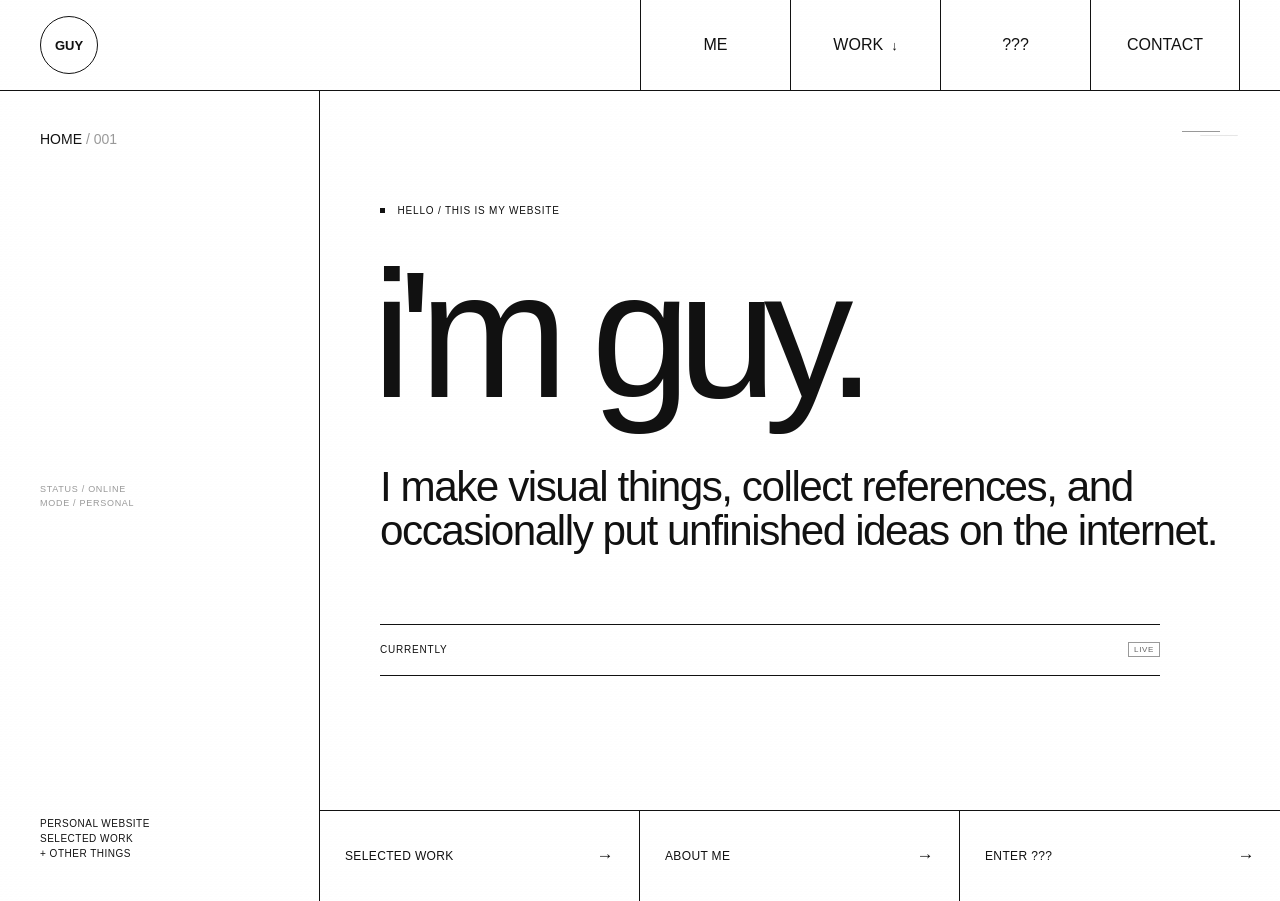
<file: index.html>
<!DOCTYPE html>
<html lang="en">

<head>

  <meta charset="UTF-8">

  <meta
    name="viewport"
    content="width=device-width, initial-scale=1.0"
  >



  <!-- =========================
       PAGE TITLE
  ========================== -->

  <title>
    Guy — Personal Website
  </title>



  <!-- =========================
       BASIC SEO
  ========================== -->

  <meta
    name="description"
    content="Personal website of Guy — selected work, experiments, visual things and other stuff."
  >



  <!-- =========================
       FAVICON
  ========================== -->

  <link
    rel="icon"
    href="favicon-v2.svg?v=2"
    type="image/svg+xml"
  >



  <!-- =========================
       CANONICAL URL
  ========================== -->

  <link
    rel="canonical"
    href="https://guysettawoots-max.github.io/guyyeahh/"
  >



  <!-- =========================
       OPEN GRAPH
  ========================== -->

  <meta
    property="og:type"
    content="website"
  >

  <meta
    property="og:site_name"
    content="Guy"
  >

  <meta
    property="og:title"
    content="Guy — Personal Website"
  >

  <meta
    property="og:description"
    content="Selected work, experiments, visual things and other stuff."
  >

  <meta
    property="og:url"
    content="https://guysettawoots-max.github.io/guyyeahh/"
  >

  <meta
    property="og:image"
    content="https://guysettawoots-max.github.io/guyyeahh/images/project-01/thumbnail.jpg"
  >



  <!-- =========================
       X / TWITTER
  ========================== -->

  <meta
    name="twitter:card"
    content="summary_large_image"
  >

  <meta
    name="twitter:title"
    content="Guy — Personal Website"
  >

  <meta
    name="twitter:description"
    content="Selected work, experiments, visual things and other stuff."
  >

  <meta
    name="twitter:image"
    content="https://guysettawoots-max.github.io/guyyeahh/images/project-01/thumbnail.jpg"
  >



  <!-- =========================
       WEBSITE CSS
  ========================== -->

  <link
    rel="stylesheet"
    href="style.css"
  >


  <link
    rel="stylesheet"
    href="home.css"
  >

</head>


<body>


  <!-- =========================
       NAVIGATION
  ========================== -->

  <header class="site-header">

    <nav class="navigation">


      <!-- LOGO -->

      <a
        class="logo"
        href="index.html"
      >
        GUY
      </a>



      <!-- MENU -->

      <div class="menu">


        <!-- ME -->

        <a
          class="menu-item"
          href="me.html"
        >
          ME
        </a>



        <!-- WORK -->

        <div
          class="work-menu"
          data-work-menu
        >

          <button
            class="menu-item work-toggle"
            type="button"
            data-work-toggle
            aria-expanded="false"
          >

            WORK

            <span class="work-arrow">
              ↓
            </span>

          </button>


          <div class="work-dropdown">

            <a
              href="work.html?filter=all"
              data-dropdown-filter="all"
            >
              ALL
            </a>

            <a
              href="work.html?filter=kv"
              data-dropdown-filter="kv"
            >
              KV
            </a>

            <a
              href="work.html?filter=illustration"
              data-dropdown-filter="illustration"
            >
              ILLUSTRATION
            </a>

            <a
              href="work.html?filter=motion"
              data-dropdown-filter="motion"
            >
              MOTION
            </a>

            <a
              href="work.html?filter=3d"
              data-dropdown-filter="3d"
            >
              3D
            </a>

            <a
              href="work.html?filter=fine-art"
              data-dropdown-filter="fine-art"
            >
              FINE ART
            </a>

          </div>

        </div>



        <!-- ??? -->

        <a
          class="menu-item"
          href="#"
        >
          PLAY
        </a>



        <!-- CONTACT -->

        <a
          class="menu-item"
          href="#"
        >
          CONTACT
        </a>


      </div>


    </nav>

  </header>



  <!-- =========================
       HOME
  ========================== -->

  <main class="home-stage">



    <!-- =========================
         LEFT
    ========================== -->

    <aside class="home-sidebar">


      <p class="home-sidebar-label">
        HOME
      </p>


      <p class="home-sidebar-note">
        PERSONAL WEBSITE<br>
        SELECTED WORK<br>
        + OTHER THINGS
      </p>


    </aside>



    <!-- =========================
         RIGHT
    ========================== -->

    <section class="home-main">



      <!-- =====================
           HERO
      ====================== -->

      <div class="home-hero">


        <p class="home-eyebrow">
          HELLO / THIS IS MY WEBSITE
        </p>



        <h1 class="home-display">
          i'm guy.
        </h1>



        <p class="home-statement">
          I make visual things,
          collect references,
          and occasionally put
          unfinished ideas
          on the internet.
        </p>



        <!-- =====================
             CURRENTLY
        ====================== -->

        <div class="home-current">


          <span class="home-current-label">
            CURRENTLY
          </span>



          <div class="home-current-value">

            <span>
              making things.
            </span>

            <span>
              looking at things.
            </span>

            <span>
              breaking things.
            </span>

            <span>
              fixing them again.
            </span>

          </div>


        </div>


      </div>



      <!-- =====================
           QUICK LINKS
      ====================== -->

      <div class="home-links">


        <a
          class="home-link"
          href="work.html"
        >

          <span>
            SELECTED WORK
          </span>

          <span class="home-link-arrow">
            →
          </span>

        </a>



        <a
          class="home-link"
          href="me.html"
        >

          <span>
            ABOUT ME
          </span>

          <span class="home-link-arrow">
            →
          </span>

        </a>



        <a
          class="home-link"
          href="unknown.html"
        >

          <span>
            ENTER ???
          </span>

          <span class="home-link-arrow">
            →
          </span>

        </a>


      </div>


    </section>


  </main>



  <!-- =========================
       JAVASCRIPT
  ========================== -->

  <script src="script.js"></script>


</body>

</html>
</file>
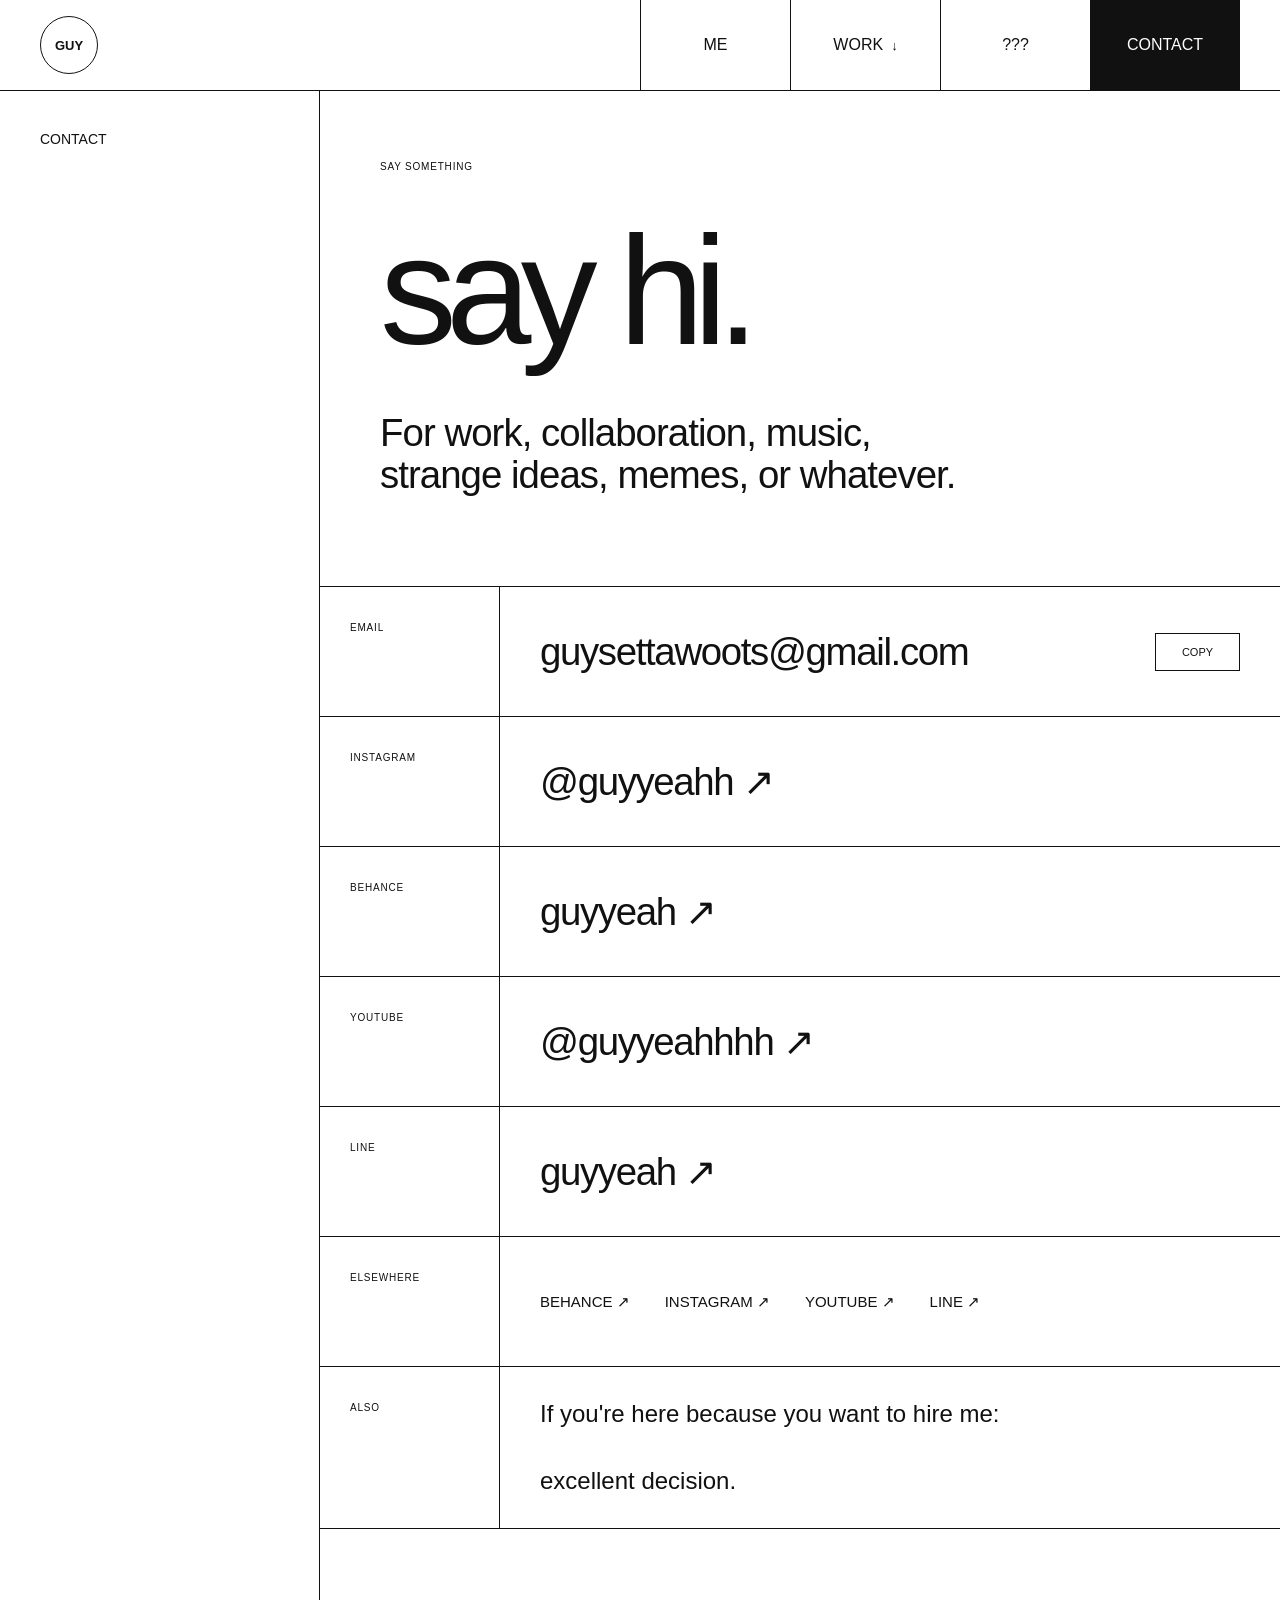
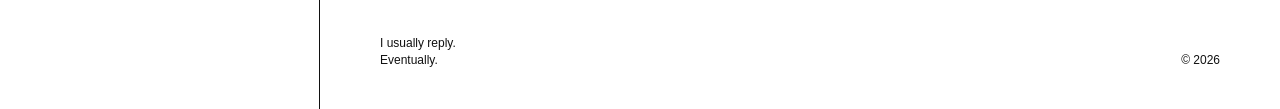
<file: contact.html>
<!DOCTYPE html>
<html lang="en">

<head>

  <meta charset="UTF-8">

  <meta
    name="viewport"
    content="width=device-width, initial-scale=1.0"
  >


  <!-- =========================
       PAGE INFO
  ========================== -->

  <title>Contact — Guy</title>

  <meta
    name="description"
    content="Say hi to Guy for work, collaboration, music, strange ideas, memes or whatever."
  >


  <!-- =========================
       FAVICON
  ========================== -->

  <link
    rel="icon"
    href="favicon-v2.svg?v=2"
    type="image/svg+xml"
  >


  <!-- =========================
       CANONICAL
  ========================== -->

  <link
    rel="canonical"
    href="https://guysettawoots-max.github.io/guyyeahh/contact.html"
  >


  <!-- =========================
       OPEN GRAPH
  ========================== -->

  <meta
    property="og:type"
    content="website"
  >

  <meta
    property="og:site_name"
    content="Guy"
  >

  <meta
    property="og:title"
    content="Contact — Guy"
  >

  <meta
    property="og:description"
    content="For work, collaboration, music, strange ideas, memes or whatever."
  >

  <meta
    property="og:url"
    content="https://guysettawoots-max.github.io/guyyeahh/contact.html"
  >

  <meta
    property="og:image"
    content="https://guysettawoots-max.github.io/guyyeahh/images/project-01/thumbnail.jpg"
  >

  <meta
    property="og:image:alt"
    content="Guy personal website"
  >


  <!-- =========================
       X / TWITTER
  ========================== -->

  <meta
    name="twitter:card"
    content="summary_large_image"
  >

  <meta
    name="twitter:title"
    content="Contact — Guy"
  >

  <meta
    name="twitter:description"
    content="For work, collaboration, music, strange ideas, memes or whatever."
  >

  <meta
    name="twitter:image"
    content="https://guysettawoots-max.github.io/guyyeahh/images/project-01/thumbnail.jpg"
  >


  <!-- =========================
       CSS
  ========================== -->

  <link
    rel="stylesheet"
    href="style.css"
  >

</head>


<body class="contact-page-body">


  <!-- =========================
       NAVIGATION
  ========================== -->

  <header class="site-header">

    <nav class="navigation">


      <!-- LOGO -->

      <a
        class="logo"
        href="index.html"
      >
        GUY
      </a>



      <!-- MENU -->

      <div class="menu">


        <!-- ME -->

        <a
          class="menu-item"
          href="me.html"
        >
          ME
        </a>



        <!-- WORK -->

        <div
          class="work-menu"
          data-work-menu
        >

          <button
            class="menu-item work-toggle"
            type="button"
            data-work-toggle
            aria-expanded="false"
          >

            WORK

            <span class="work-arrow">
              ↓
            </span>

          </button>


          <div class="work-dropdown">

            <a
              href="work.html?filter=all"
              data-dropdown-filter="all"
            >
              ALL
            </a>

            <a
              href="work.html?filter=kv"
              data-dropdown-filter="kv"
            >
              KV
            </a>

            <a
              href="work.html?filter=illustration"
              data-dropdown-filter="illustration"
            >
              ILLUSTRATION
            </a>

            <a
              href="work.html?filter=motion"
              data-dropdown-filter="motion"
            >
              MOTION
            </a>

            <a
              href="work.html?filter=3d"
              data-dropdown-filter="3d"
            >
              3D
            </a>

            <a
              href="work.html?filter=fine-art"
              data-dropdown-filter="fine-art"
            >
              FINE ART
            </a>

          </div>

        </div>



        <!-- ??? -->

        <a
          class="menu-item"
          href="unknown.html"
        >
          ???
        </a>



        <!-- CONTACT -->

        <a
          class="menu-item active"
          href="contact.html"
        >
          CONTACT
        </a>


      </div>


    </nav>

  </header>



  <!-- =========================
       CONTACT PAGE
  ========================== -->

  <main class="contact-page">


    <!-- =========================
         LEFT
    ========================== -->

    <section class="contact-label">

      <p>
        CONTACT
      </p>

    </section>



    <!-- =========================
         RIGHT
    ========================== -->

    <section class="contact-content">


      <!-- =====================
           INTRO
      ====================== -->

      <div class="contact-intro">

        <p class="contact-small-label">
          SAY SOMETHING
        </p>


        <h1>
          say hi.
        </h1>


        <p class="contact-intro-text">
          For work, collaboration,
          music, strange ideas,
          memes, or whatever.
        </p>

      </div>



      <!-- =====================
           EMAIL
      ====================== -->

      <div class="contact-row">


        <div class="contact-row-label">
          EMAIL
        </div>


        <div class="contact-row-content">


          <a
            class="contact-main-link"
            href="mailto:guysettawoots@gmail.com"
          >
            guysettawoots@gmail.com
          </a>


          <button
            class="copy-email-button"
            type="button"
            data-copy-email
            data-email="guysettawoots@gmail.com"
          >
            COPY
          </button>


        </div>


      </div>



      <!-- =====================
           INSTAGRAM
      ====================== -->

      <div class="contact-row">


        <div class="contact-row-label">
          INSTAGRAM
        </div>


        <div class="contact-row-content">


          <a
            class="contact-main-link"
            href="https://instagram.com/guyyeahh"
            target="_blank"
            rel="noopener noreferrer"
          >
            @guyyeahh ↗
          </a>


        </div>


      </div>



      <!-- =====================
           BEHANCE
      ====================== -->

      <div class="contact-row">


        <div class="contact-row-label">
          BEHANCE
        </div>


        <div class="contact-row-content">


          <a
            class="contact-main-link"
            href="https://www.behance.net/guyyeah"
            target="_blank"
            rel="noopener noreferrer"
          >
            guyyeah ↗
          </a>


        </div>


      </div>



      <!-- =====================
           YOUTUBE
      ====================== -->

      <div class="contact-row">


        <div class="contact-row-label">
          YOUTUBE
        </div>


        <div class="contact-row-content">


          <a
            class="contact-main-link"
            href="https://www.youtube.com/@guyyeahhhh"
            target="_blank"
            rel="noopener noreferrer"
          >
            @guyyeahhhh ↗
          </a>


        </div>


      </div>



      <!-- =====================
           LINE
      ====================== -->

      <div class="contact-row">


        <div class="contact-row-label">
          LINE
        </div>


        <div class="contact-row-content">


          <a
            class="contact-main-link"
            href="https://line.me/ti/p/~guyyeah"
            target="_blank"
            rel="noopener noreferrer"
          >
            guyyeah ↗
          </a>


        </div>


      </div>



      <!-- =====================
           ELSEWHERE
      ====================== -->

      <div class="contact-row">


        <div class="contact-row-label">
          ELSEWHERE
        </div>


        <div
          class="
            contact-row-content
            contact-small-links
          "
        >


          <a
            href="https://www.behance.net/guyyeah"
            target="_blank"
            rel="noopener noreferrer"
          >
            BEHANCE ↗
          </a>


          <a
            href="https://instagram.com/guyyeahh"
            target="_blank"
            rel="noopener noreferrer"
          >
            INSTAGRAM ↗
          </a>


          <a
            href="https://www.youtube.com/@guyyeahhhh"
            target="_blank"
            rel="noopener noreferrer"
          >
            YOUTUBE ↗
          </a>


          <a
            href="https://line.me/ti/p/~guyyeah"
            target="_blank"
            rel="noopener noreferrer"
          >
            LINE ↗
          </a>


        </div>


      </div>



      <!-- =====================
           IMPORTANT MESSAGE
      ====================== -->

      <div class="contact-row">


        <div class="contact-row-label">
          ALSO
        </div>


        <div class="contact-row-content">


          <p class="normal-text">

            If you're here because
            you want to hire me:

            <br><br>

            excellent decision.

          </p>


        </div>


      </div>



      <!-- =====================
           FOOT NOTE
      ====================== -->

      <div class="contact-footnote">


        <p>
          I usually reply.<br>
          Eventually.
        </p>


        <p>
          © 2026
        </p>


      </div>


    </section>


  </main>



  <!-- =========================
       JAVASCRIPT
  ========================== -->

  <script src="script.js"></script>


</body>

</html>
</file>
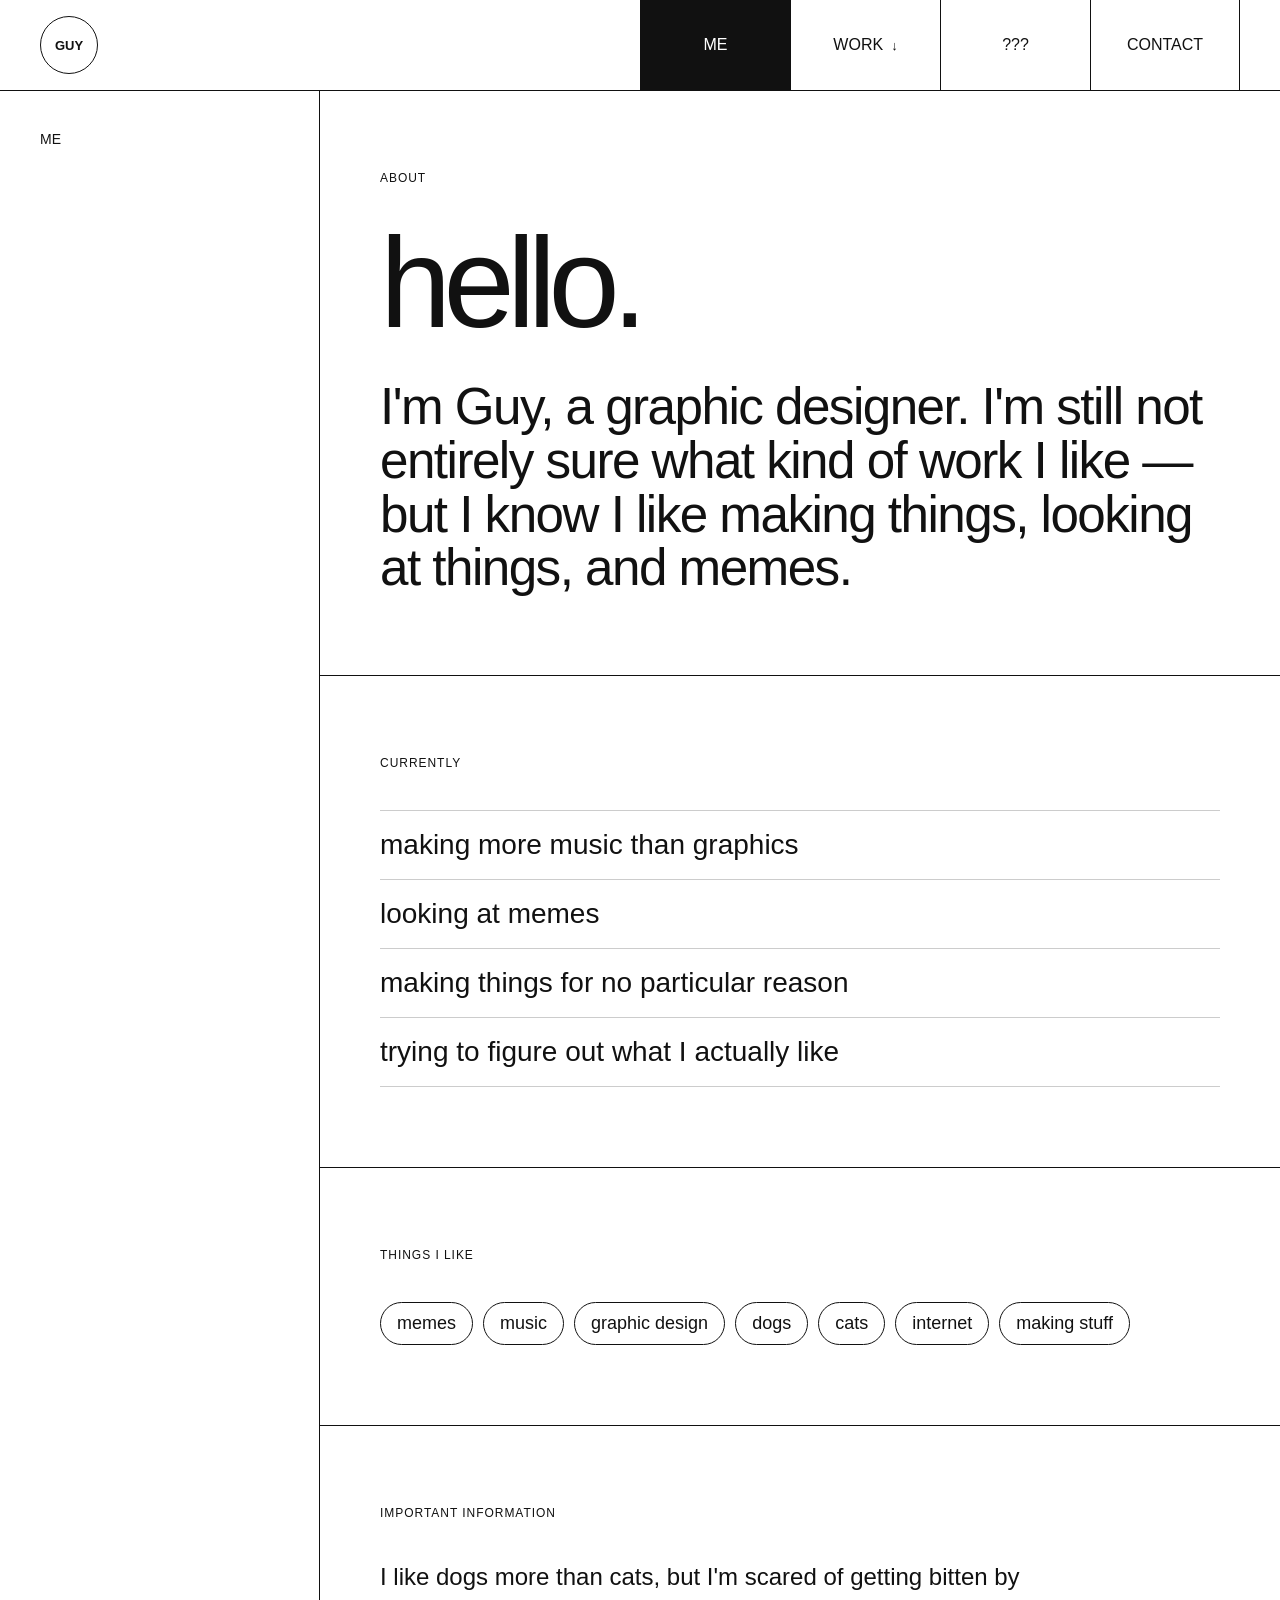
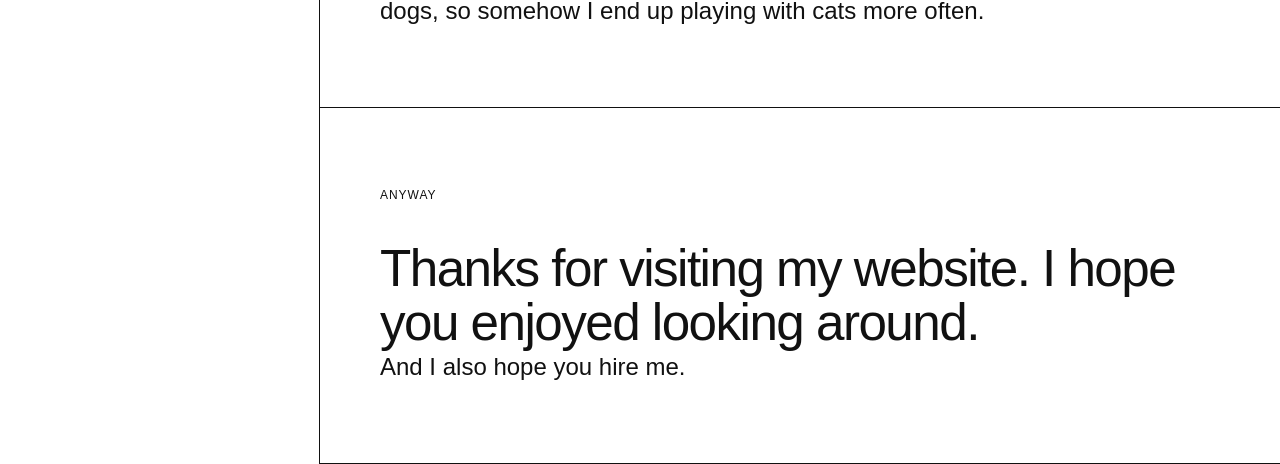
<file: me.html>
<!DOCTYPE html>
<html lang="en">

<head>

  <meta charset="UTF-8">

  <meta
    name="viewport"
    content="width=device-width, initial-scale=1.0"
  >


  <!-- =========================
       PAGE INFO
  ========================== -->

  <title>Me — Guy</title>

  <meta
    name="description"
    content="Guy is a graphic designer who likes memes, makes music, loves dogs, and spends a suspicious amount of time on the internet."
  >


  <!-- =========================
       FAVICON
  ========================== -->

  <link
    rel="icon"
    href="favicon-v2.svg?v=2"
    type="image/svg+xml"
  >


  <!-- =========================
       CANONICAL
  ========================== -->

  <link
    rel="canonical"
    href="https://guysettawoots-max.github.io/guyyeahh/me.html"
  >


  <!-- =========================
       OPEN GRAPH
  ========================== -->

  <meta
    property="og:type"
    content="profile"
  >

  <meta
    property="og:site_name"
    content="Guy"
  >

  <meta
    property="og:title"
    content="Me — Guy"
  >

  <meta
    property="og:description"
    content="Graphic designer. Meme enjoyer. Currently making more music than graphics."
  >

  <meta
    property="og:url"
    content="https://guysettawoots-max.github.io/guyyeahh/me.html"
  >

  <meta
    property="og:image"
    content="https://guysettawoots-max.github.io/guyyeahh/images/project-01/thumbnail.jpg"
  >

  <meta
    property="og:image:alt"
    content="Guy personal website"
  >


  <!-- =========================
       X / TWITTER
  ========================== -->

  <meta
    name="twitter:card"
    content="summary_large_image"
  >

  <meta
    name="twitter:title"
    content="Me — Guy"
  >

  <meta
    name="twitter:description"
    content="Graphic designer. Meme enjoyer. Currently making more music than graphics."
  >

  <meta
    name="twitter:image"
    content="https://guysettawoots-max.github.io/guyyeahh/images/project-01/thumbnail.jpg"
  >


  <!-- =========================
       CSS
  ========================== -->

  <link
    rel="stylesheet"
    href="style.css"
  >

</head>


<body>


  <!-- =========================
       NAVIGATION
  ========================== -->

  <header class="site-header">

    <nav class="navigation">


      <!-- LOGO -->

      <a
        class="logo"
        href="index.html"
      >
        GUY
      </a>



      <!-- MENU -->

      <div class="menu">


        <!-- ME -->

        <a
          class="menu-item active"
          href="me.html"
        >
          ME
        </a>



        <!-- WORK -->

        <div
          class="work-menu"
          data-work-menu
        >

          <button
            class="menu-item work-toggle"
            type="button"
            data-work-toggle
            aria-expanded="false"
          >

            WORK

            <span class="work-arrow">
              ↓
            </span>

          </button>


          <div class="work-dropdown">

            <a
              href="work.html?filter=all"
              data-dropdown-filter="all"
            >
              ALL
            </a>

            <a
              href="work.html?filter=kv"
              data-dropdown-filter="kv"
            >
              KV
            </a>

            <a
              href="work.html?filter=illustration"
              data-dropdown-filter="illustration"
            >
              ILLUSTRATION
            </a>

            <a
              href="work.html?filter=motion"
              data-dropdown-filter="motion"
            >
              MOTION
            </a>

            <a
              href="work.html?filter=3d"
              data-dropdown-filter="3d"
            >
              3D
            </a>

            <a
              href="work.html?filter=fine-art"
              data-dropdown-filter="fine-art"
            >
              FINE ART
            </a>

          </div>

        </div>



        <!-- ??? -->

        <a
          class="menu-item"
          href="unknown.html"
        >
          ???
        </a>



        <!-- CONTACT -->

        <a
          class="menu-item"
          href="contact.html"
        >
          CONTACT
        </a>


      </div>


    </nav>

  </header>



  <!-- =========================
       ME PAGE
  ========================== -->

  <main class="me-page">


    <!-- =========================
         LEFT
    ========================== -->

    <section class="me-title">

      <p>
        ME
      </p>

    </section>



    <!-- =========================
         RIGHT
    ========================== -->

    <section class="me-content">


      <!-- =====================
           ABOUT
      ====================== -->

      <div class="me-section">

        <p class="small-label">
          ABOUT
        </p>


        <h1>
          hello.
        </h1>


        <p class="big-text">
          I'm Guy, a graphic designer.
          I'm still not entirely sure
          what kind of work I like —
          but I know I like making things,
          looking at things,
          and memes.
        </p>

      </div>



      <!-- =====================
           CURRENTLY
      ====================== -->

      <div class="me-section">

        <p class="small-label">
          CURRENTLY
        </p>


        <ul class="simple-list">

          <li>
            making more music than graphics
          </li>

          <li>
            looking at memes
          </li>

          <li>
            making things for no particular reason
          </li>

          <li>
            trying to figure out what I actually like
          </li>

        </ul>

      </div>



      <!-- =====================
           THINGS I LIKE
      ====================== -->

      <div class="me-section">

        <p class="small-label">
          THINGS I LIKE
        </p>


        <div class="tag-list">

          <span>memes</span>
          <span>music</span>
          <span>graphic design</span>
          <span>dogs</span>
          <span>cats</span>
          <span>internet</span>
          <span>making stuff</span>

        </div>

      </div>



      <!-- =====================
           IMPORTANT INFORMATION
      ====================== -->

      <div class="me-section">

        <p class="small-label">
          IMPORTANT INFORMATION
        </p>


        <p class="normal-text">
          I like dogs more than cats,
          but I'm scared of getting bitten by dogs,
          so somehow I end up playing with cats
          more often.
        </p>

      </div>



      <!-- =====================
           THANK YOU
      ====================== -->

      <div class="me-section">

        <p class="small-label">
          ANYWAY
        </p>


        <p class="big-text">
          Thanks for visiting my website.
          I hope you enjoyed looking around.
        </p>


        <p class="normal-text">
          And I also hope you hire me.
        </p>

      </div>


    </section>


  </main>



  <!-- =========================
       JAVASCRIPT
  ========================== -->

  <script src="script.js"></script>


</body>

</html>
</file>
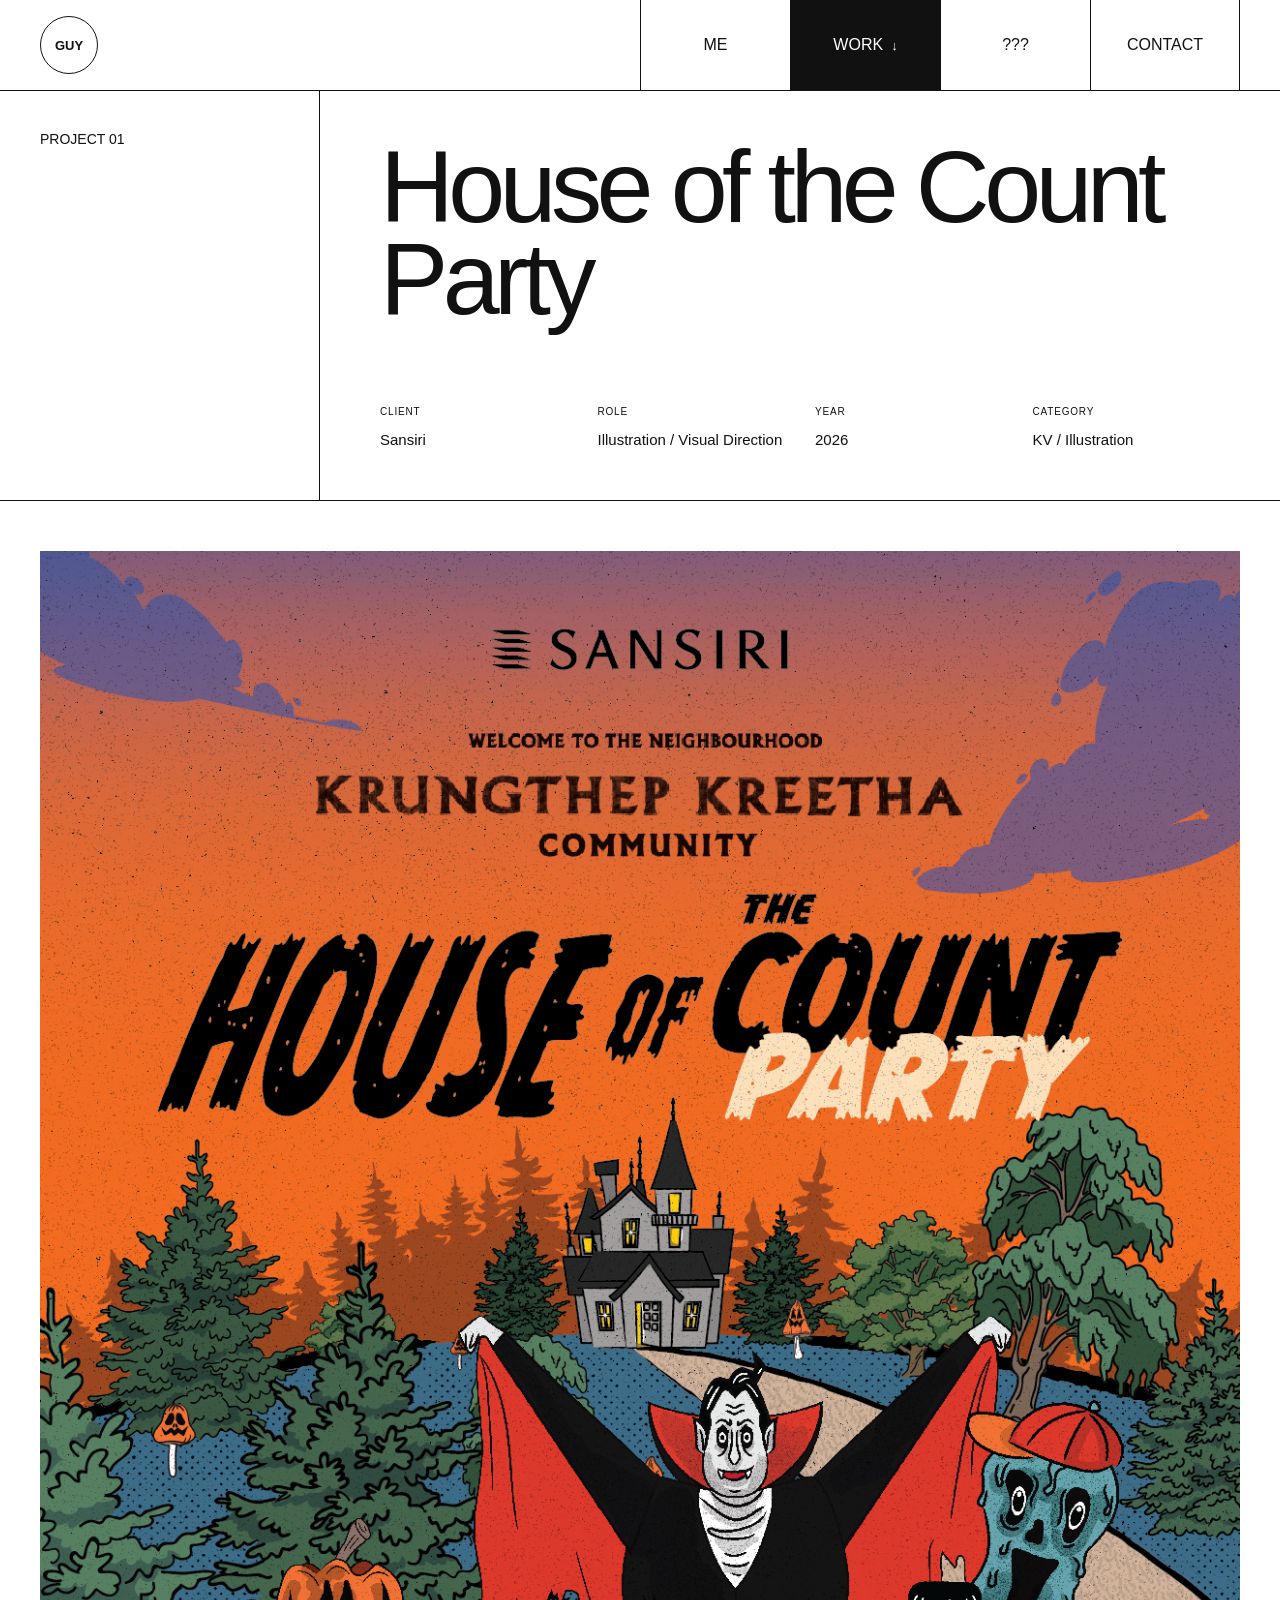
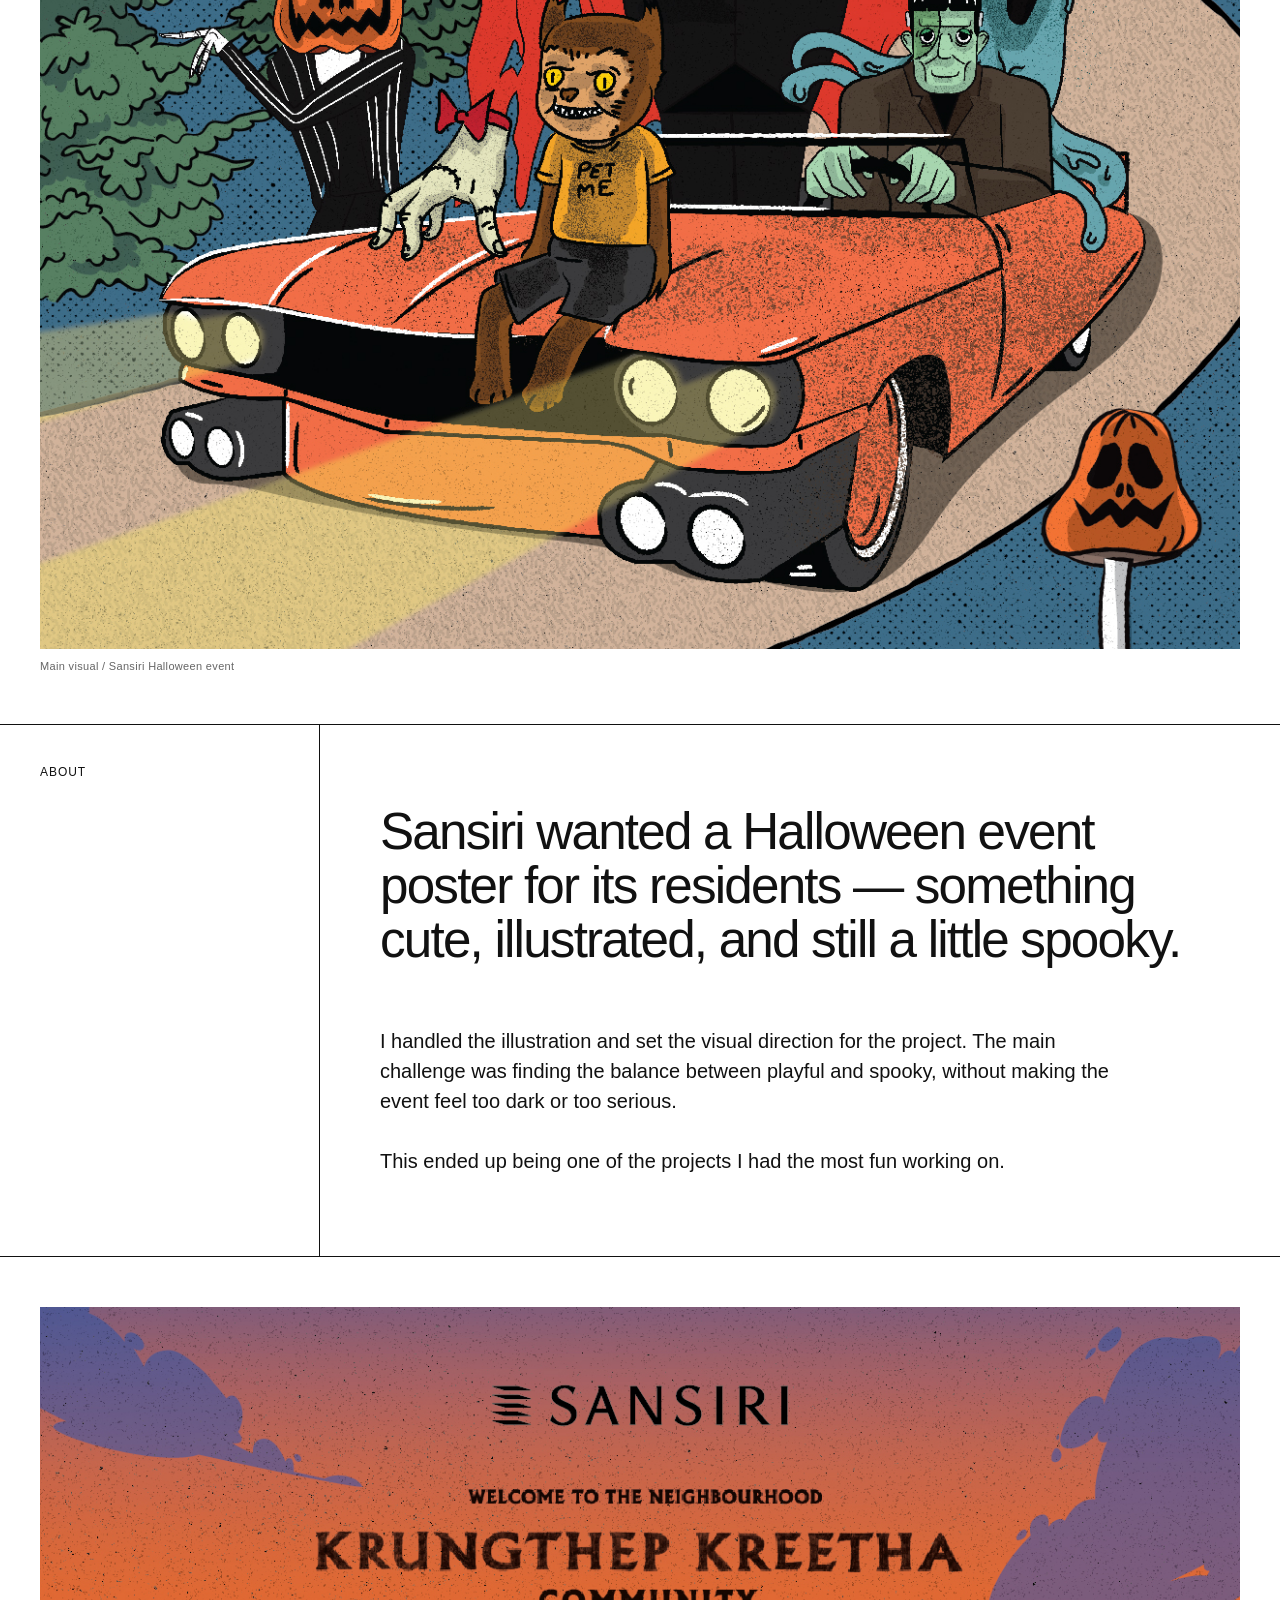
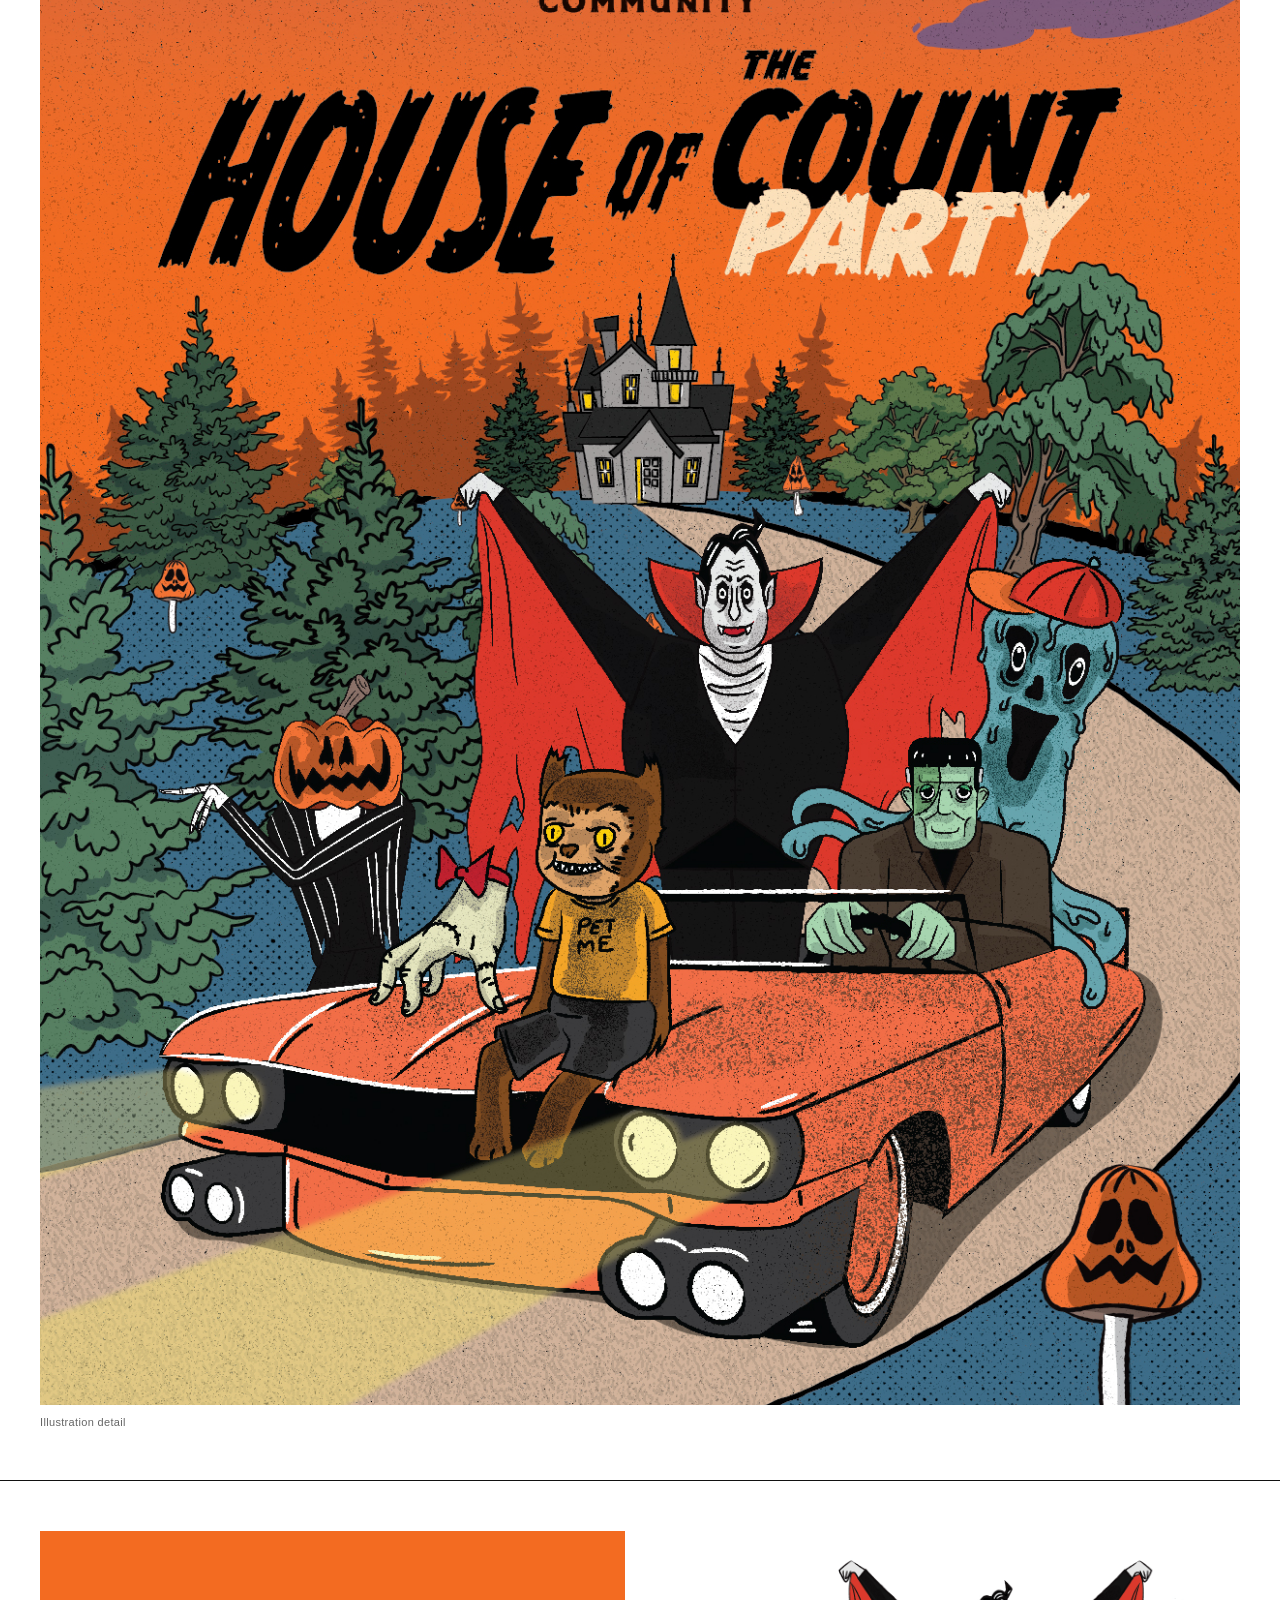
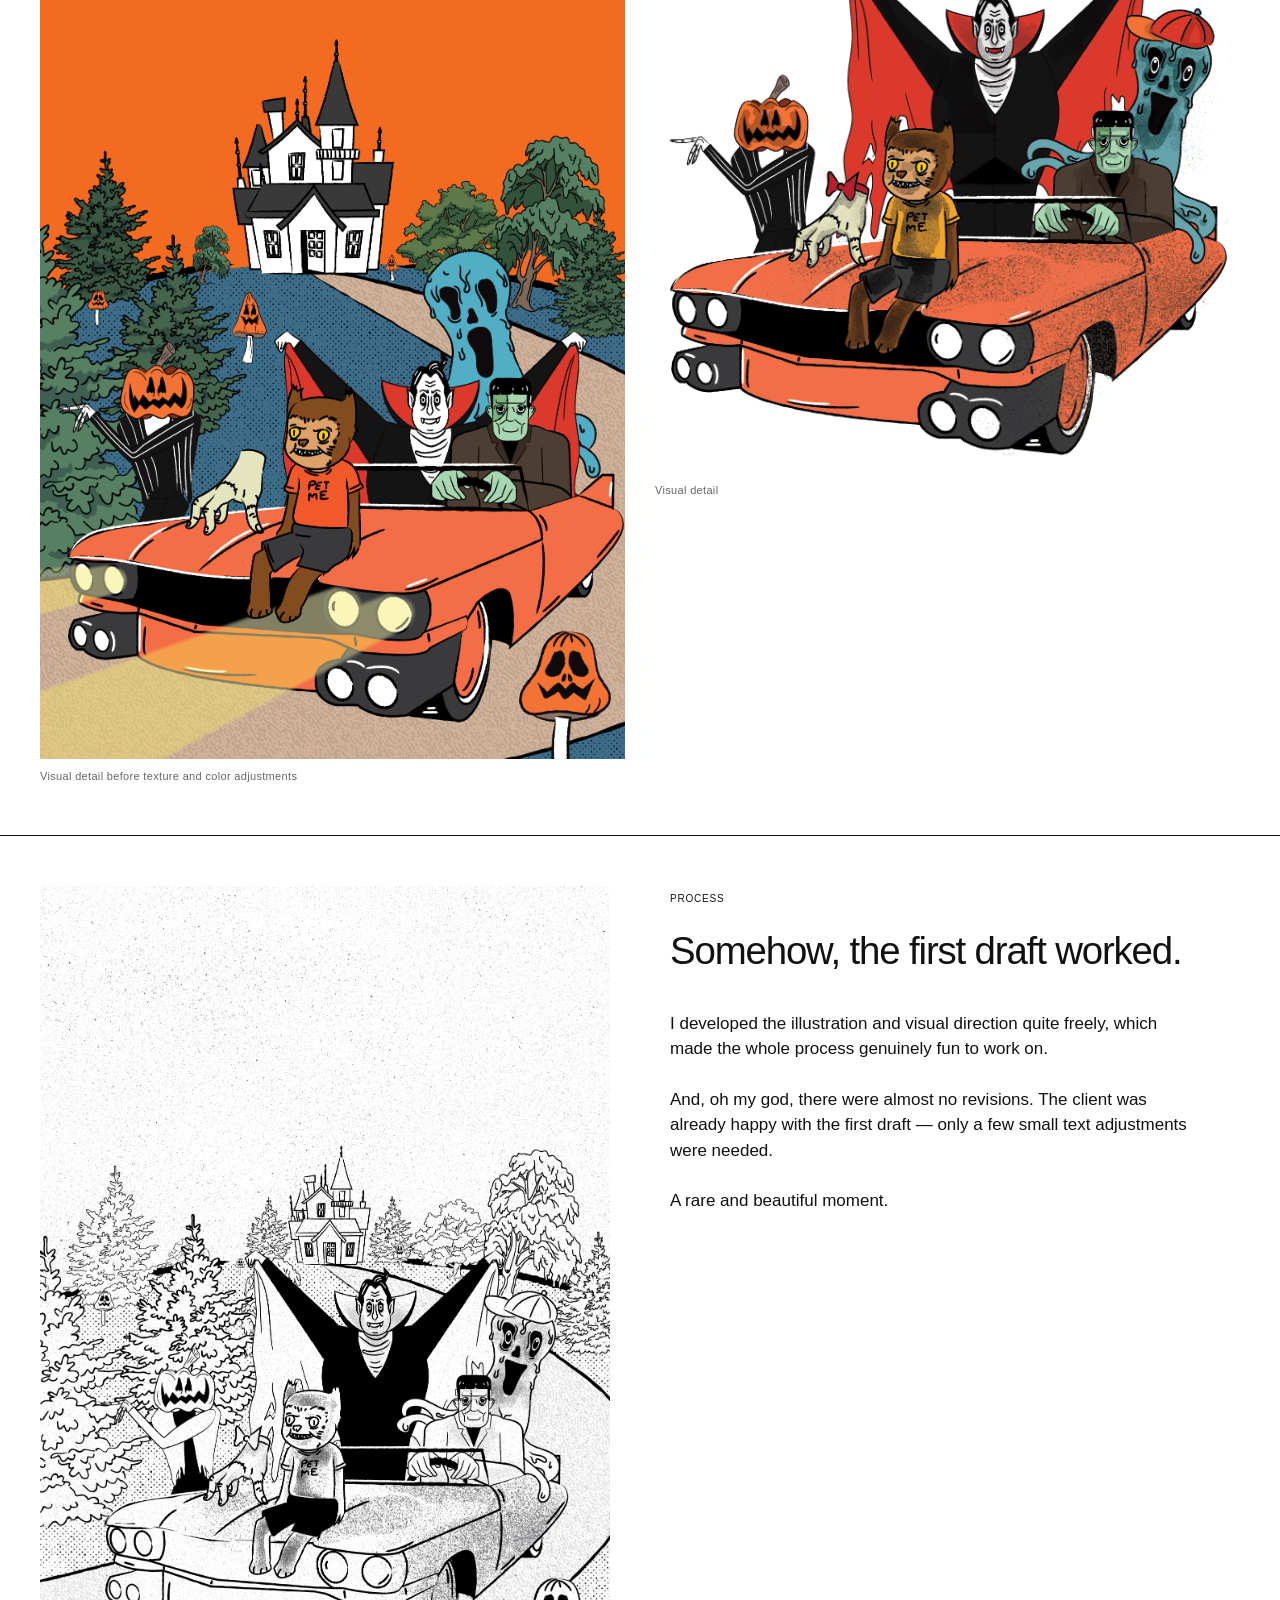
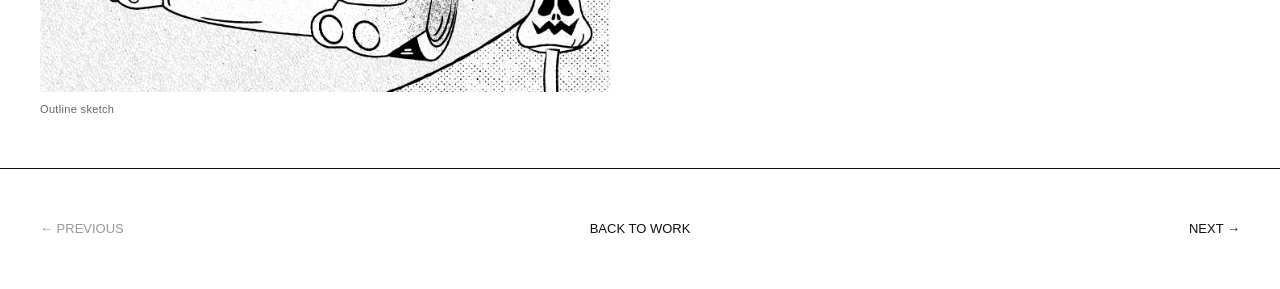
<file: project-01.html>
<!DOCTYPE html>
<html lang="en">

<head>

  <meta charset="UTF-8">

  <meta
    name="viewport"
    content="width=device-width, initial-scale=1.0"
  >


  <!-- =========================
       PAGE INFO
  ========================== -->

  <title>House of the Count Party — Guy</title>

  <meta
    name="description"
    content="A Halloween event poster for Sansiri, illustrated and art directed by Guy with a cute-but-spooky visual direction."
  >


  <!-- =========================
       FAVICON
  ========================== -->

  <link
    rel="icon"
    href="favicon-v2.svg?v=2"
    type="image/svg+xml"
  >


  <!-- =========================
       CANONICAL
  ========================== -->

  <link
    rel="canonical"
    href="https://guysettawoots-max.github.io/guyyeahh/project-01.html"
  >


  <!-- =========================
       OPEN GRAPH
  ========================== -->

  <meta
    property="og:type"
    content="article"
  >

  <meta
    property="og:site_name"
    content="Guy"
  >

  <meta
    property="og:title"
    content="House of the Count Party — Guy"
  >

  <meta
    property="og:description"
    content="A cute-but-spooky Halloween event poster for Sansiri."
  >

  <meta
    property="og:url"
    content="https://guysettawoots-max.github.io/guyyeahh/project-01.html"
  >

  <meta
    property="og:image"
    content="https://guysettawoots-max.github.io/guyyeahh/images/project-01/hero.jpg"
  >

  <meta
    property="og:image:alt"
    content="House of the Count Party Halloween visual for Sansiri"
  >


  <!-- =========================
       X / TWITTER
  ========================== -->

  <meta
    name="twitter:card"
    content="summary_large_image"
  >

  <meta
    name="twitter:title"
    content="House of the Count Party — Guy"
  >

  <meta
    name="twitter:description"
    content="A cute-but-spooky Halloween event poster for Sansiri."
  >

  <meta
    name="twitter:image"
    content="https://guysettawoots-max.github.io/guyyeahh/images/project-01/hero.jpg"
  >


  <!-- =========================
       CSS
  ========================== -->

  <link
    rel="stylesheet"
    href="style.css"
  >

</head>


<body>


  <!-- =========================
       NAVIGATION
  ========================== -->

  <header class="site-header">

    <nav class="navigation">


      <a
        class="logo"
        href="index.html"
      >
        GUY
      </a>


      <div class="menu">


        <a
          class="menu-item"
          href="me.html"
        >
          ME
        </a>


        <div
          class="work-menu"
          data-work-menu
        >

          <button
            class="menu-item work-toggle active"
            type="button"
            data-work-toggle
            aria-expanded="false"
          >

            WORK

            <span class="work-arrow">
              ↓
            </span>

          </button>


          <div class="work-dropdown">

            <a
              href="work.html?filter=all"
              data-dropdown-filter="all"
            >
              ALL
            </a>

            <a
              href="work.html?filter=kv"
              data-dropdown-filter="kv"
            >
              KV
            </a>

            <a
              href="work.html?filter=illustration"
              data-dropdown-filter="illustration"
            >
              ILLUSTRATION
            </a>

            <a
              href="work.html?filter=motion"
              data-dropdown-filter="motion"
            >
              MOTION
            </a>

            <a
              href="work.html?filter=3d"
              data-dropdown-filter="3d"
            >
              3D
            </a>

            <a
              href="work.html?filter=fine-art"
              data-dropdown-filter="fine-art"
            >
              FINE ART
            </a>

          </div>

        </div>


        <a
          class="menu-item"
          href="unknown.html"
        >
          ???
        </a>


        <a
          class="menu-item"
          href="contact.html"
        >
          CONTACT
        </a>


      </div>


    </nav>

  </header>



  <!-- =========================
       PROJECT
  ========================== -->

  <main class="project-page">


    <!-- =========================
         PROJECT HEADER
    ========================== -->

    <section class="project-header">


      <div class="project-header-label">

        <p>
          PROJECT 01
        </p>

      </div>


      <div class="project-header-main">


        <h1>
          House of the Count Party
        </h1>


        <div class="project-meta">


          <div>

            <p class="project-meta-label">
              CLIENT
            </p>

            <p>
              Sansiri
            </p>

          </div>


          <div>

            <p class="project-meta-label">
              ROLE
            </p>

            <p>
              Illustration / Visual Direction
            </p>

          </div>


          <div>

            <p class="project-meta-label">
              YEAR
            </p>

            <p>
              2026
            </p>

          </div>


          <div>

            <p class="project-meta-label">
              CATEGORY
            </p>

            <p>
              KV / Illustration
            </p>

          </div>


        </div>


      </div>


    </section>



    <!-- =========================
         HERO
    ========================== -->

    <section class="project-media-section">

      <figure class="media-wide">

        <img
          src="images/project-01/hero.jpg"
          alt="House of the Count Party Halloween event visual for Sansiri"
          loading="eager"
          fetchpriority="high"
        >

        <figcaption>
          Main visual / Sansiri Halloween event
        </figcaption>

      </figure>

    </section>



    <!-- =========================
         ABOUT
    ========================== -->

    <section class="project-description">


      <div class="project-description-label">

        <p>
          ABOUT
        </p>

      </div>


      <div class="project-description-text">


        <p class="project-lead">
          Sansiri wanted a Halloween event poster
          for its residents — something cute,
          illustrated, and still a little spooky.
        </p>


        <p>
          I handled the illustration and set the
          visual direction for the project.
          The main challenge was finding the balance
          between playful and spooky, without making
          the event feel too dark or too serious.
        </p>


        <p>
          This ended up being one of the projects
          I had the most fun working on.
        </p>


      </div>


    </section>



    <!-- =========================
         IMAGE 02
    ========================== -->

    <section class="project-media-section">

      <figure class="media-wide">

        <img
          src="images/project-01/image-02.jpg"
          alt="House of the Count Party illustration detail"
          loading="lazy"
          decoding="async"
        >

        <figcaption>
          Illustration detail
        </figcaption>

      </figure>

    </section>



    <!-- =========================
         IMAGE 03 + 04
    ========================== -->

    <section class="project-media-section">

      <div class="media-two">


        <figure>

          <img
            src="images/project-01/image-03.jpg"
            alt="House of the Count Party visual detail"
            loading="lazy"
            decoding="async"
          >

          <figcaption>
            Visual detail before texture and color adjustments
          </figcaption>

        </figure>


        <figure>

          <img
            src="images/project-01/image-04.jpg"
            alt="House of the Count Party visual detail"
            loading="lazy"
            decoding="async"
          >

          <figcaption>
            Visual detail
          </figcaption>

        </figure>


      </div>

    </section>



    <!-- =========================
         IMAGE 05 + PROCESS
    ========================== -->

    <section class="project-media-section">

      <div class="media-image-text">


        <figure>

          <img
            src="images/project-01/image-05.jpg"
            alt="House of the Count Party selected visual"
            loading="lazy"
            decoding="async"
          >

          <figcaption>
            Outline sketch
          </figcaption>

        </figure>


        <div class="media-text">


          <p class="media-text-label">
            PROCESS
          </p>


          <h2>
            Somehow, the first draft worked.
          </h2>


          <p>
            I developed the illustration and visual
            direction quite freely, which made the
            whole process genuinely fun to work on.
          </p>


          <p>
            And, oh my god, there were almost no
            revisions. The client was already happy
            with the first draft — only a few small
            text adjustments were needed.
          </p>


          <p>
            A rare and beautiful moment.
          </p>


        </div>


      </div>

    </section>



    <!-- =========================
         PROJECT NAVIGATION
    ========================== -->

    <section class="project-navigation">


      <span class="project-nav-disabled">
        ← PREVIOUS
      </span>


      <a
        href="work.html"
        class="project-nav-link"
      >
        BACK TO WORK
      </a>


      <a
        href="project-02.html"
        class="project-nav-link"
      >
        NEXT →
      </a>


    </section>


  </main>



  <script src="script.js"></script>


</body>

</html>
</file>
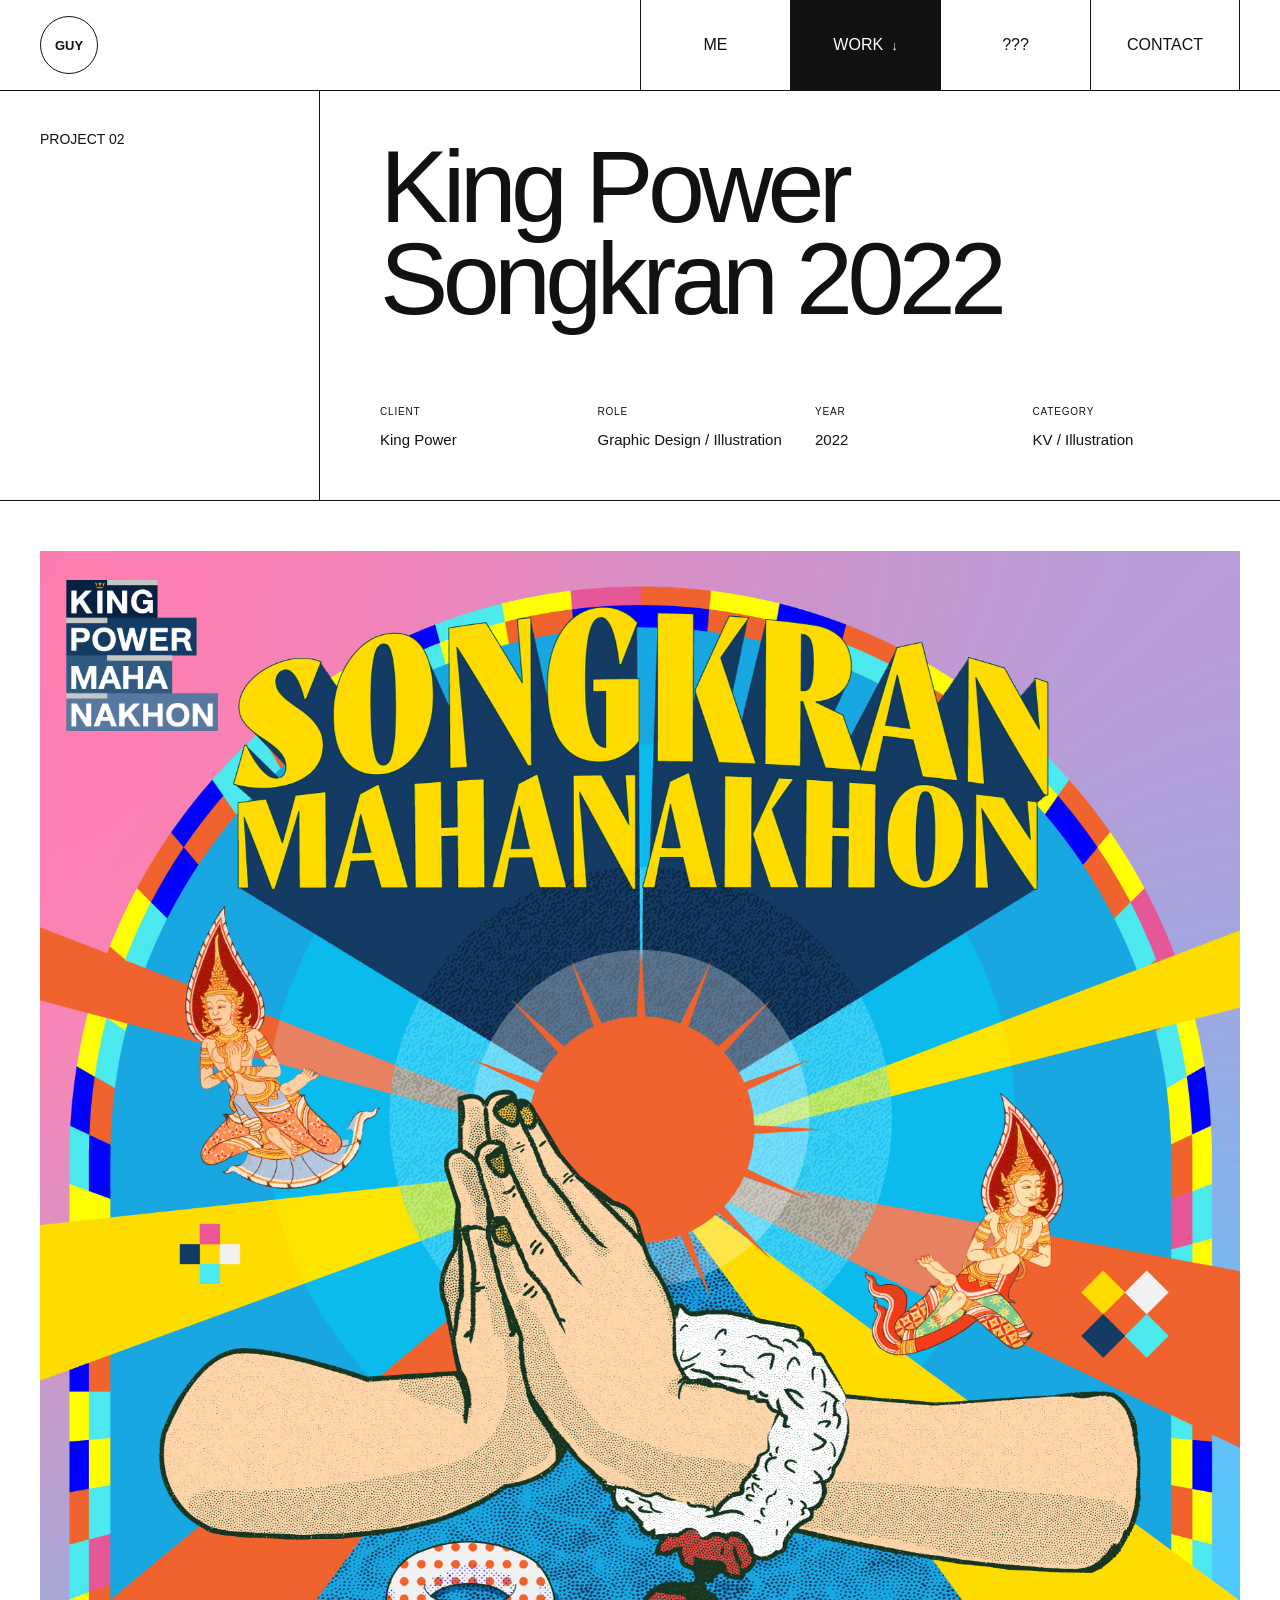
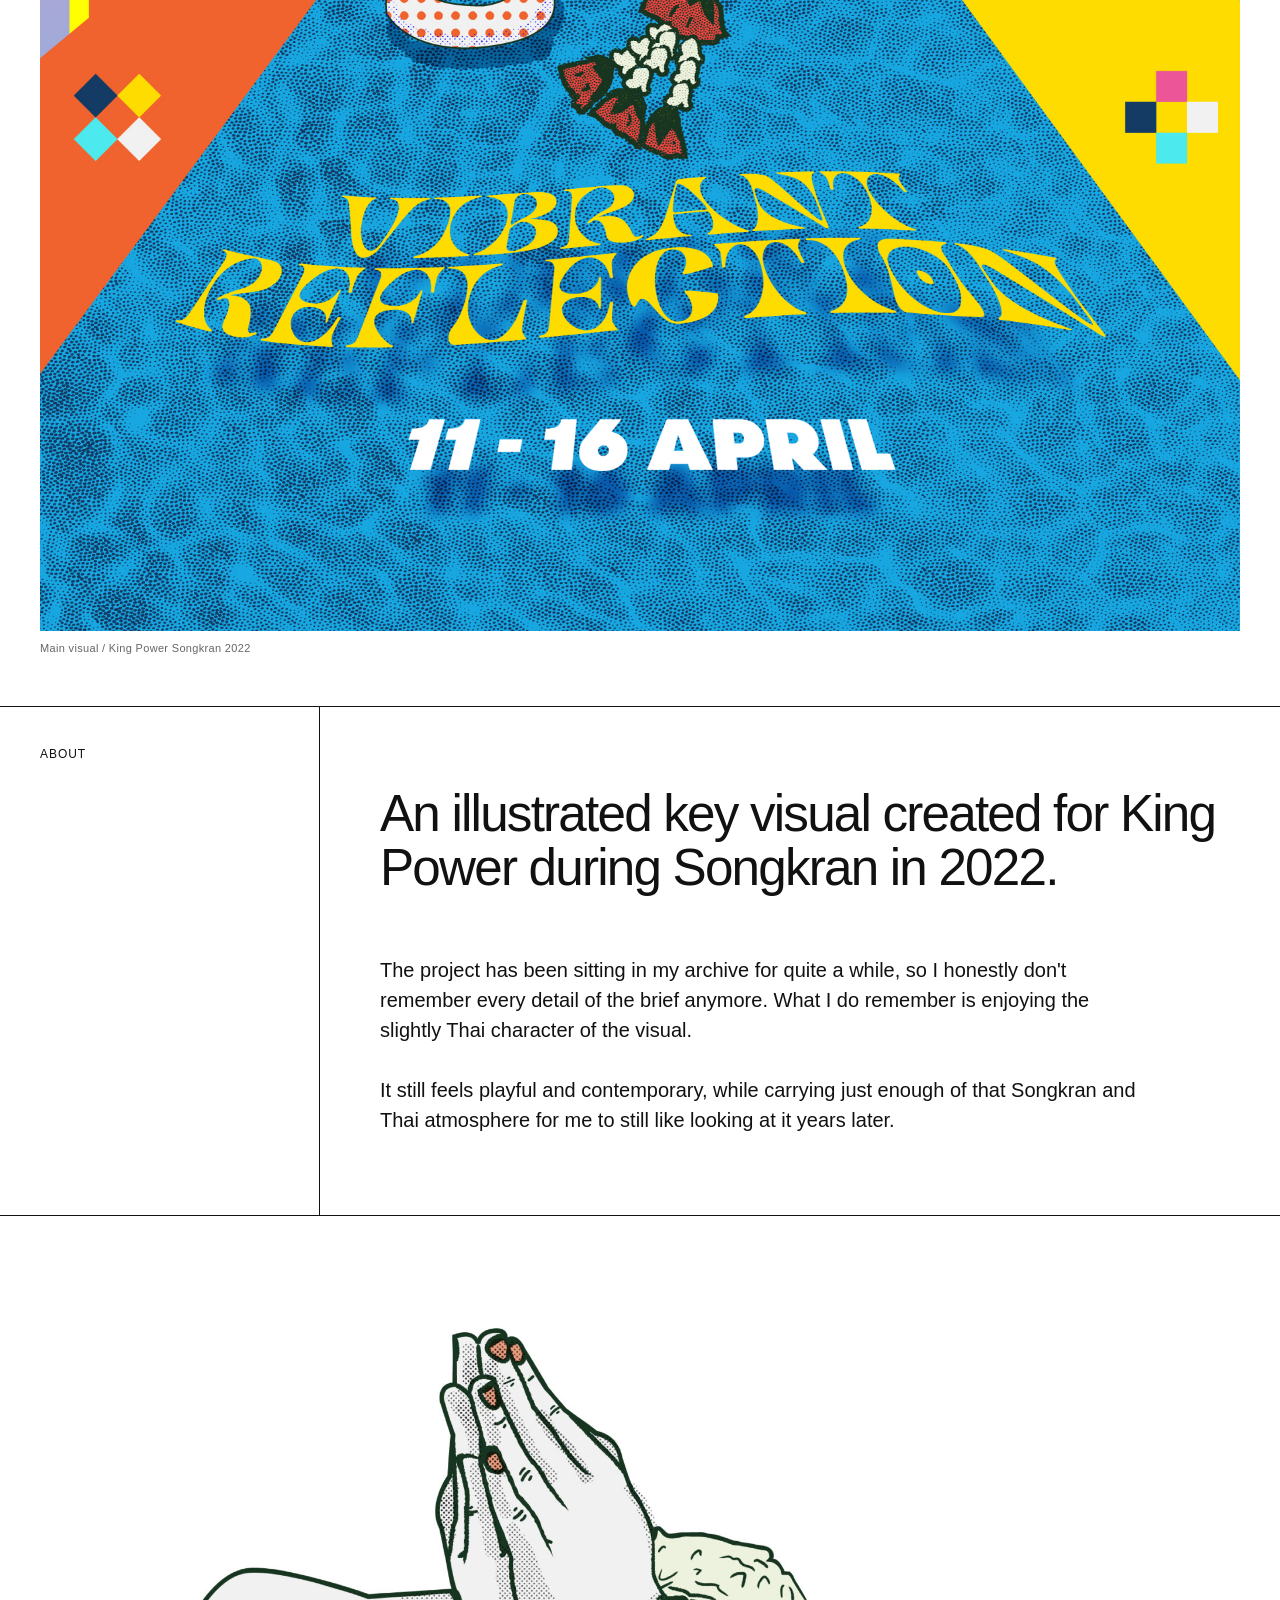
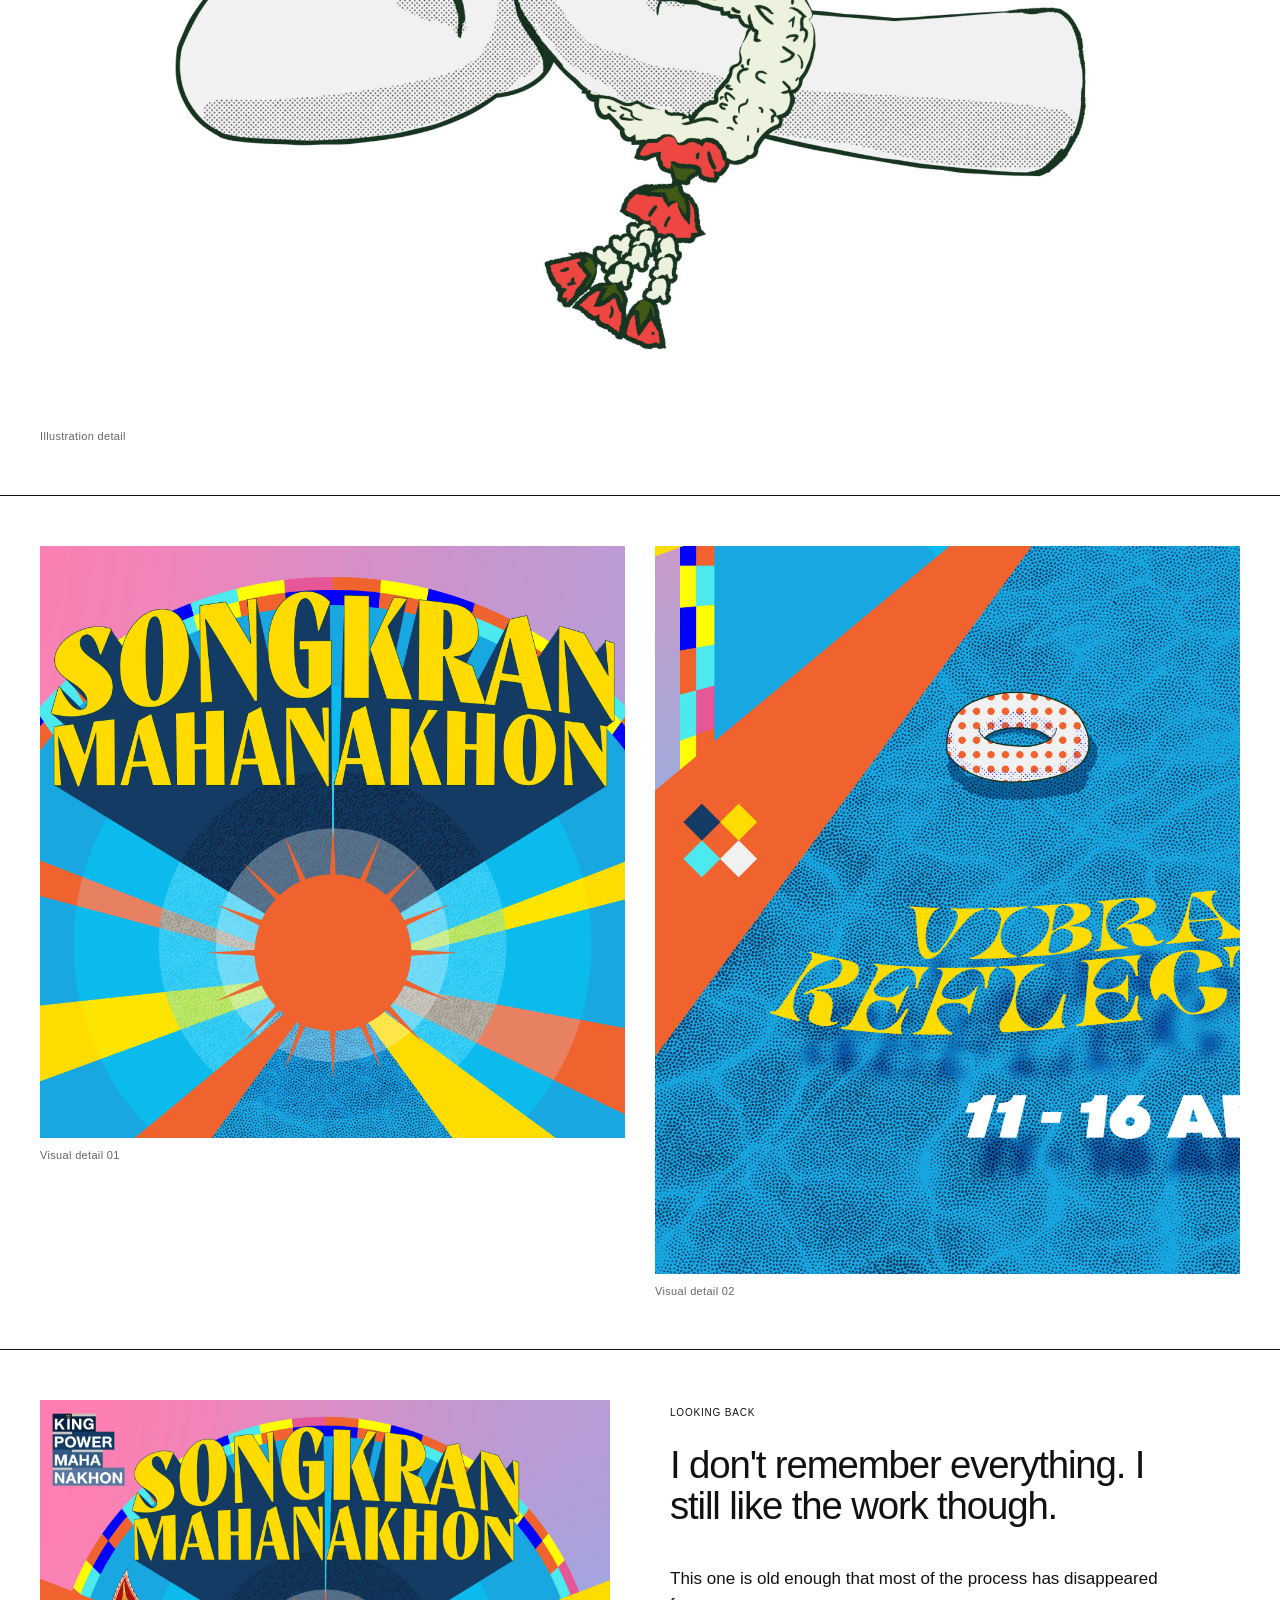
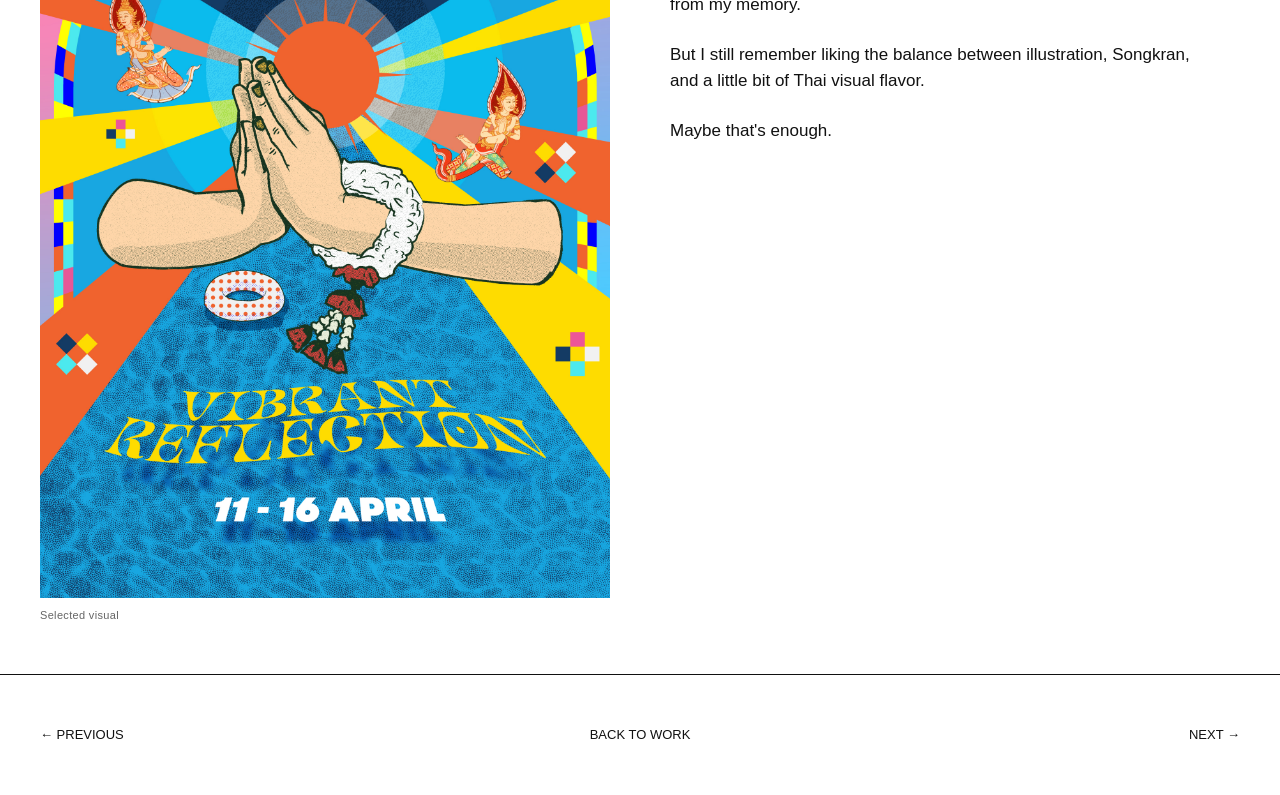
<file: project-02.html>
<!DOCTYPE html>
<html lang="en">

<head>

  <meta charset="UTF-8">

  <meta
    name="viewport"
    content="width=device-width, initial-scale=1.0"
  >


  <!-- =========================
       PAGE INFO
  ========================== -->

  <title>King Power Songkran 2022 — Guy</title>

  <meta
    name="description"
    content="An illustrated Songkran key visual for King Power, created in 2022 with a subtle Thai visual character."
  >


  <!-- =========================
       FAVICON
  ========================== -->

  <link
    rel="icon"
    href="favicon-v2.svg?v=2"
    type="image/svg+xml"
  >


  <!-- =========================
       CANONICAL
  ========================== -->

  <link
    rel="canonical"
    href="https://guysettawoots-max.github.io/guyyeahh/project-02.html"
  >


  <!-- =========================
       OPEN GRAPH
  ========================== -->

  <meta
    property="og:type"
    content="article"
  >

  <meta
    property="og:site_name"
    content="Guy"
  >

  <meta
    property="og:title"
    content="King Power Songkran 2022 — Guy"
  >

  <meta
    property="og:description"
    content="An illustrated Songkran key visual for King Power with a subtle Thai visual character."
  >

  <meta
    property="og:url"
    content="https://guysettawoots-max.github.io/guyyeahh/project-02.html"
  >

  <meta
    property="og:image"
    content="https://guysettawoots-max.github.io/guyyeahh/images/project-02/hero.jpg"
  >

  <meta
    property="og:image:alt"
    content="King Power Songkran 2022 key visual"
  >


  <!-- =========================
       X / TWITTER
  ========================== -->

  <meta
    name="twitter:card"
    content="summary_large_image"
  >

  <meta
    name="twitter:title"
    content="King Power Songkran 2022 — Guy"
  >

  <meta
    name="twitter:description"
    content="An illustrated Songkran key visual for King Power with a subtle Thai visual character."
  >

  <meta
    name="twitter:image"
    content="https://guysettawoots-max.github.io/guyyeahh/images/project-02/hero.jpg"
  >


  <!-- =========================
       CSS
  ========================== -->

  <link
    rel="stylesheet"
    href="style.css"
  >

</head>


<body>


  <!-- =========================
       NAVIGATION
  ========================== -->

  <header class="site-header">

    <nav class="navigation">


      <a
        class="logo"
        href="index.html"
      >
        GUY
      </a>


      <div class="menu">


        <a
          class="menu-item"
          href="me.html"
        >
          ME
        </a>


        <div
          class="work-menu"
          data-work-menu
        >

          <button
            class="menu-item work-toggle active"
            type="button"
            data-work-toggle
            aria-expanded="false"
          >

            WORK

            <span class="work-arrow">
              ↓
            </span>

          </button>


          <div class="work-dropdown">

            <a
              href="work.html?filter=all"
              data-dropdown-filter="all"
            >
              ALL
            </a>

            <a
              href="work.html?filter=kv"
              data-dropdown-filter="kv"
            >
              KV
            </a>

            <a
              href="work.html?filter=illustration"
              data-dropdown-filter="illustration"
            >
              ILLUSTRATION
            </a>

            <a
              href="work.html?filter=motion"
              data-dropdown-filter="motion"
            >
              MOTION
            </a>

            <a
              href="work.html?filter=3d"
              data-dropdown-filter="3d"
            >
              3D
            </a>

            <a
              href="work.html?filter=fine-art"
              data-dropdown-filter="fine-art"
            >
              FINE ART
            </a>

          </div>

        </div>


        <a
          class="menu-item"
          href="unknown.html"
        >
          ???
        </a>


        <a
          class="menu-item"
          href="contact.html"
        >
          CONTACT
        </a>


      </div>


    </nav>

  </header>



  <!-- =========================
       PROJECT
  ========================== -->

  <main class="project-page">


    <!-- =========================
         PROJECT HEADER
    ========================== -->

    <section class="project-header">


      <div class="project-header-label">

        <p>
          PROJECT 02
        </p>

      </div>


      <div class="project-header-main">


        <h1>
          King Power Songkran 2022
        </h1>


        <div class="project-meta">


          <div>

            <p class="project-meta-label">
              CLIENT
            </p>

            <p>
              King Power
            </p>

          </div>


          <div>

            <p class="project-meta-label">
              ROLE
            </p>

            <p>
              Graphic Design / Illustration
            </p>

          </div>


          <div>

            <p class="project-meta-label">
              YEAR
            </p>

            <p>
              2022
            </p>

          </div>


          <div>

            <p class="project-meta-label">
              CATEGORY
            </p>

            <p>
              KV / Illustration
            </p>

          </div>


        </div>


      </div>


    </section>



    <!-- =========================
         HERO
    ========================== -->

    <section class="project-media-section">

      <figure class="media-wide">

        <img
          src="images/project-02/hero.jpg"
          alt="King Power Songkran 2022 main visual"
          loading="eager"
          fetchpriority="high"
        >

        <figcaption>
          Main visual / King Power Songkran 2022
        </figcaption>

      </figure>

    </section>



    <!-- =========================
         ABOUT
    ========================== -->

    <section class="project-description">


      <div class="project-description-label">

        <p>
          ABOUT
        </p>

      </div>


      <div class="project-description-text">


        <p class="project-lead">
          An illustrated key visual created for
          King Power during Songkran in 2022.
        </p>


        <p>
          The project has been sitting in my archive
          for quite a while, so I honestly don't
          remember every detail of the brief anymore.
          What I do remember is enjoying the slightly
          Thai character of the visual.
        </p>


        <p>
          It still feels playful and contemporary,
          while carrying just enough of that
          Songkran and Thai atmosphere for me
          to still like looking at it years later.
        </p>


      </div>


    </section>



    <!-- =========================
         IMAGE 02
    ========================== -->

    <section class="project-media-section">

      <figure class="media-wide">

        <img
          src="images/project-02/image-02.jpg"
          alt="King Power Songkran 2022 illustration detail"
          loading="lazy"
          decoding="async"
        >

        <figcaption>
          Illustration detail
        </figcaption>

      </figure>

    </section>



    <!-- =========================
         IMAGE 03 + 04
    ========================== -->

    <section class="project-media-section">

      <div class="media-two">


        <figure>

          <img
            src="images/project-02/image-03.jpg"
            alt="King Power Songkran 2022 visual detail"
            loading="lazy"
            decoding="async"
          >

          <figcaption>
            Visual detail 01
          </figcaption>

        </figure>


        <figure>

          <img
            src="images/project-02/image-04.jpg"
            alt="King Power Songkran 2022 visual detail"
            loading="lazy"
            decoding="async"
          >

          <figcaption>
            Visual detail 02
          </figcaption>

        </figure>


      </div>

    </section>



    <!-- =========================
         IMAGE 05 + PROCESS
    ========================== -->

    <section class="project-media-section">

      <div class="media-image-text">


        <figure>

          <img
            src="images/project-02/image-05.jpg"
            alt="King Power Songkran 2022 selected visual"
            loading="lazy"
            decoding="async"
          >

          <figcaption>
            Selected visual
          </figcaption>

        </figure>


        <div class="media-text">


          <p class="media-text-label">
            LOOKING BACK
          </p>


          <h2>
            I don't remember everything.
            I still like the work though.
          </h2>


          <p>
            This one is old enough that most of
            the process has disappeared from my memory.
          </p>


          <p>
            But I still remember liking the balance
            between illustration, Songkran,
            and a little bit of Thai visual flavor.
          </p>


          <p>
            Maybe that's enough.
          </p>


        </div>


      </div>

    </section>



    <!-- =========================
         PROJECT NAVIGATION
    ========================== -->

    <section class="project-navigation">


      <a
        href="project-01.html"
        class="project-nav-link"
      >
        ← PREVIOUS
      </a>


      <a
        href="work.html"
        class="project-nav-link"
      >
        BACK TO WORK
      </a>


      <a
        href="project-03.html"
        class="project-nav-link"
      >
        NEXT →
      </a>


    </section>


  </main>



  <!-- =========================
       JAVASCRIPT
  ========================== -->

  <script src="script.js"></script>


</body>

</html>
</file>
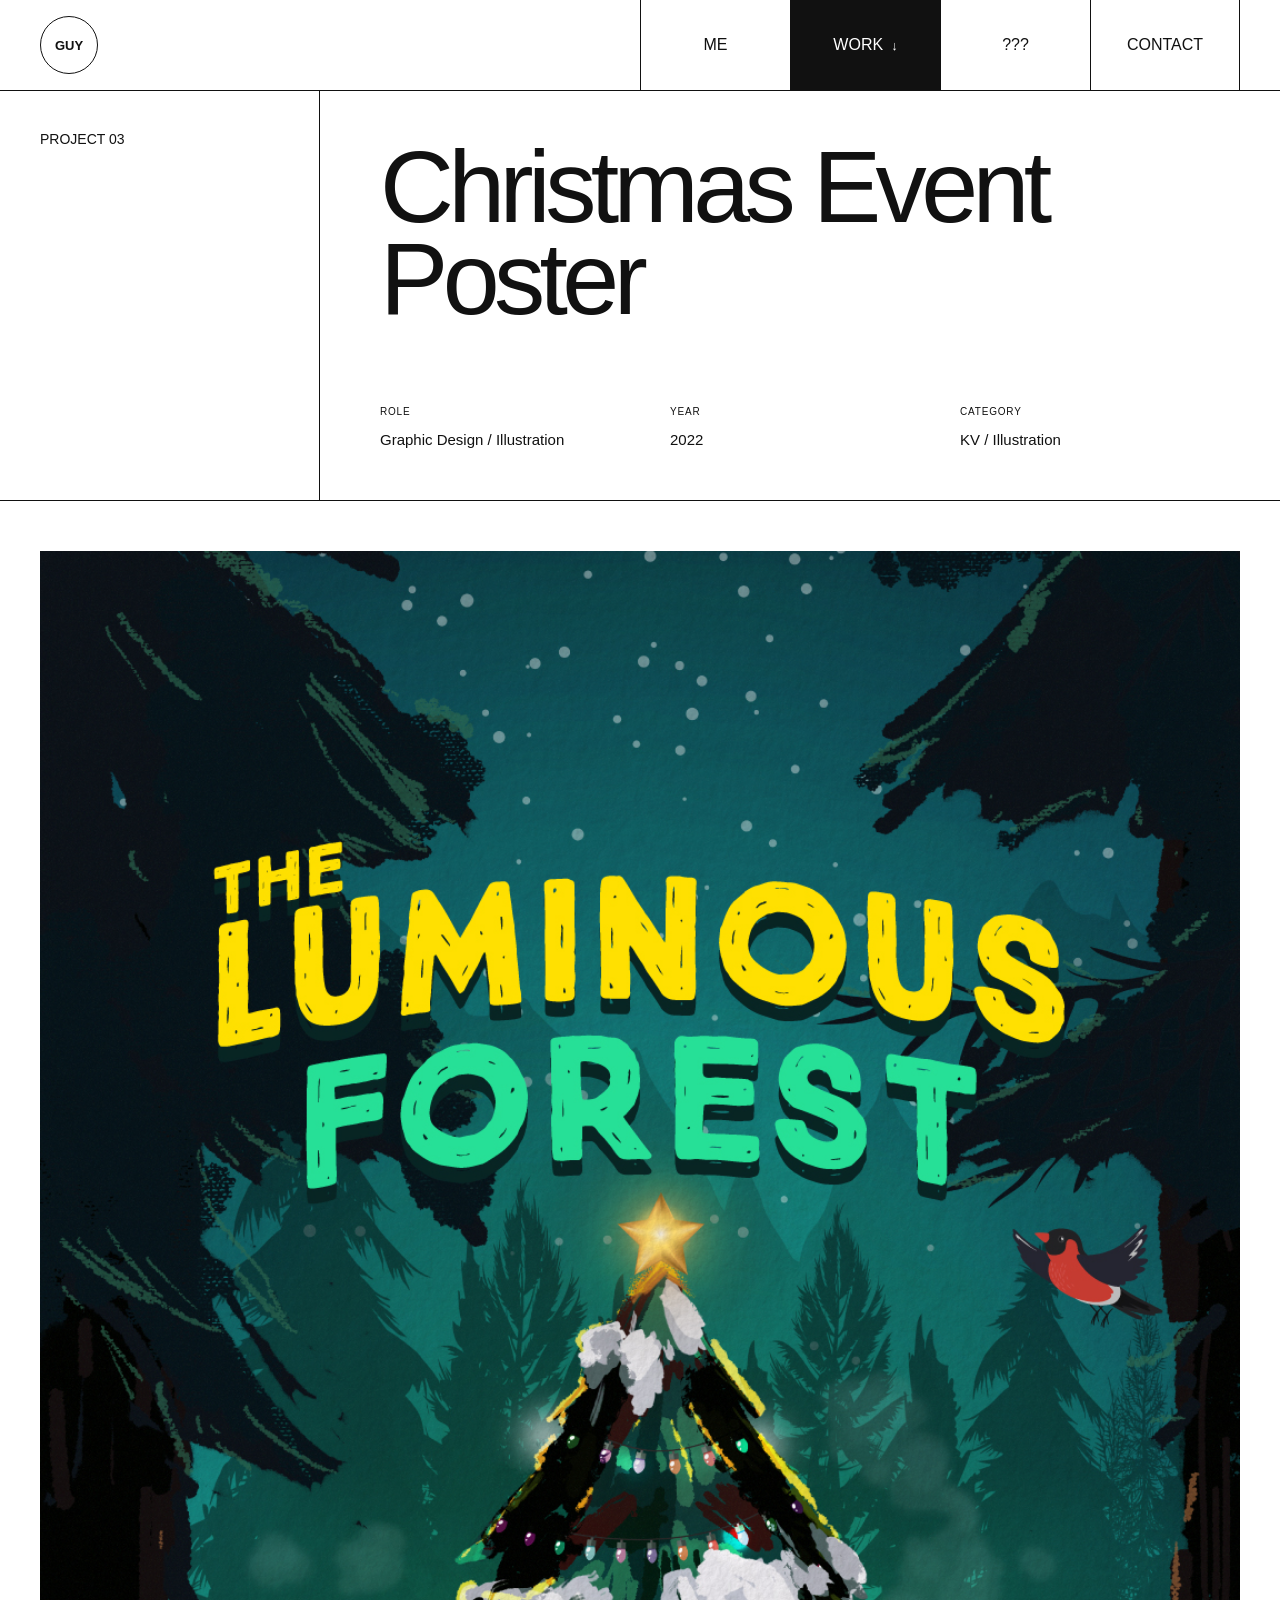
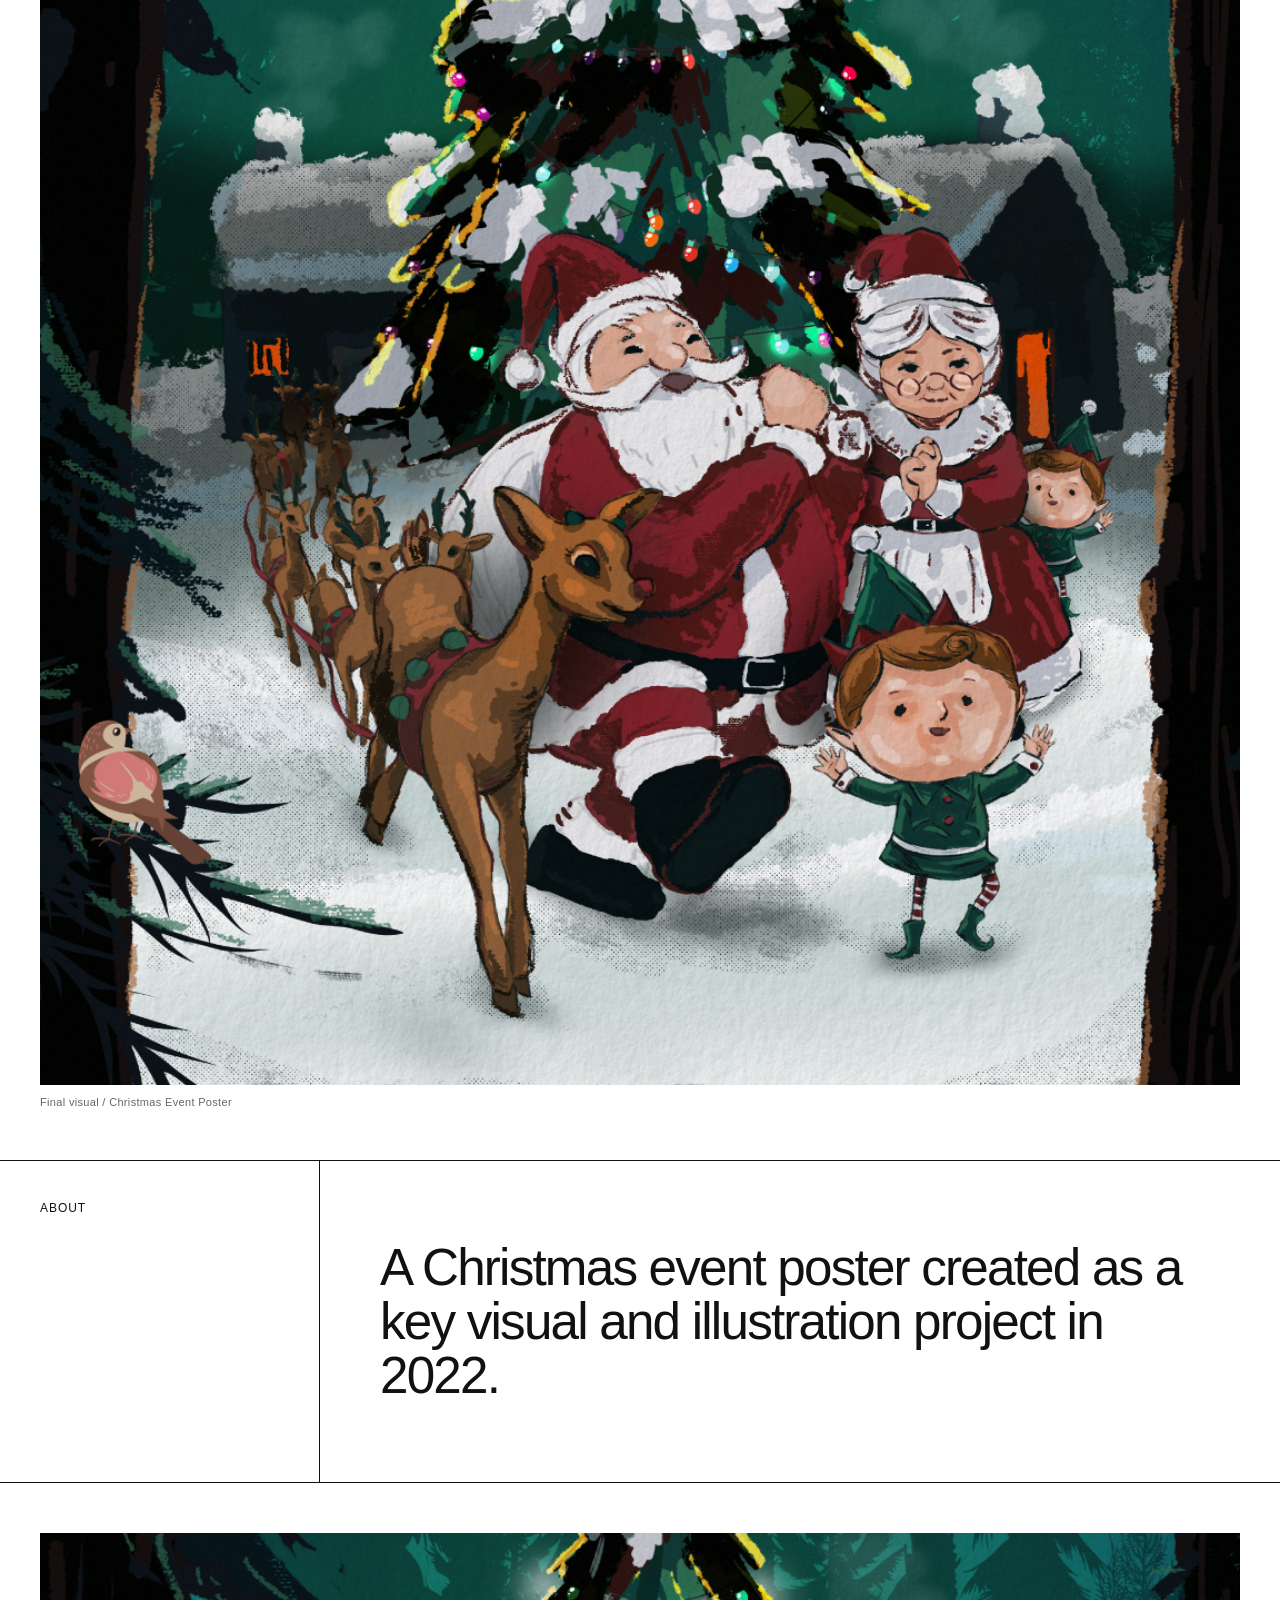
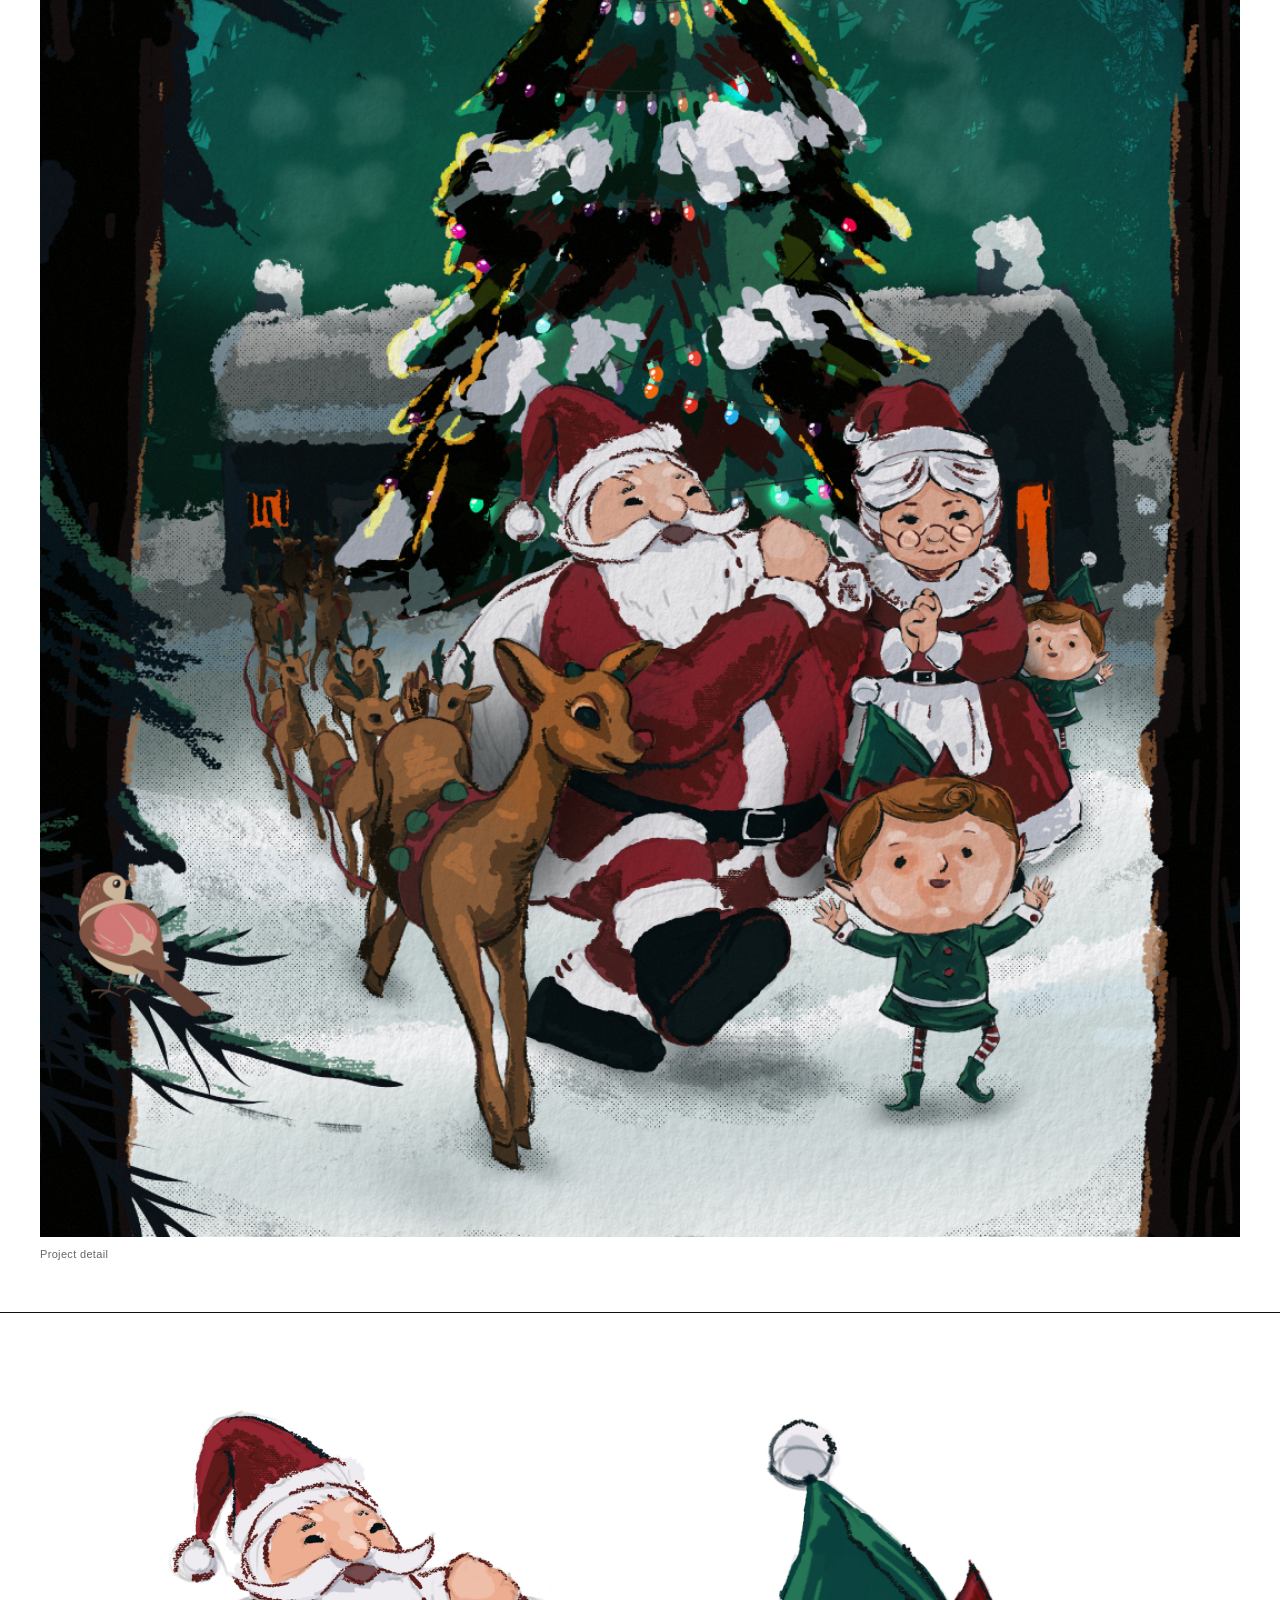
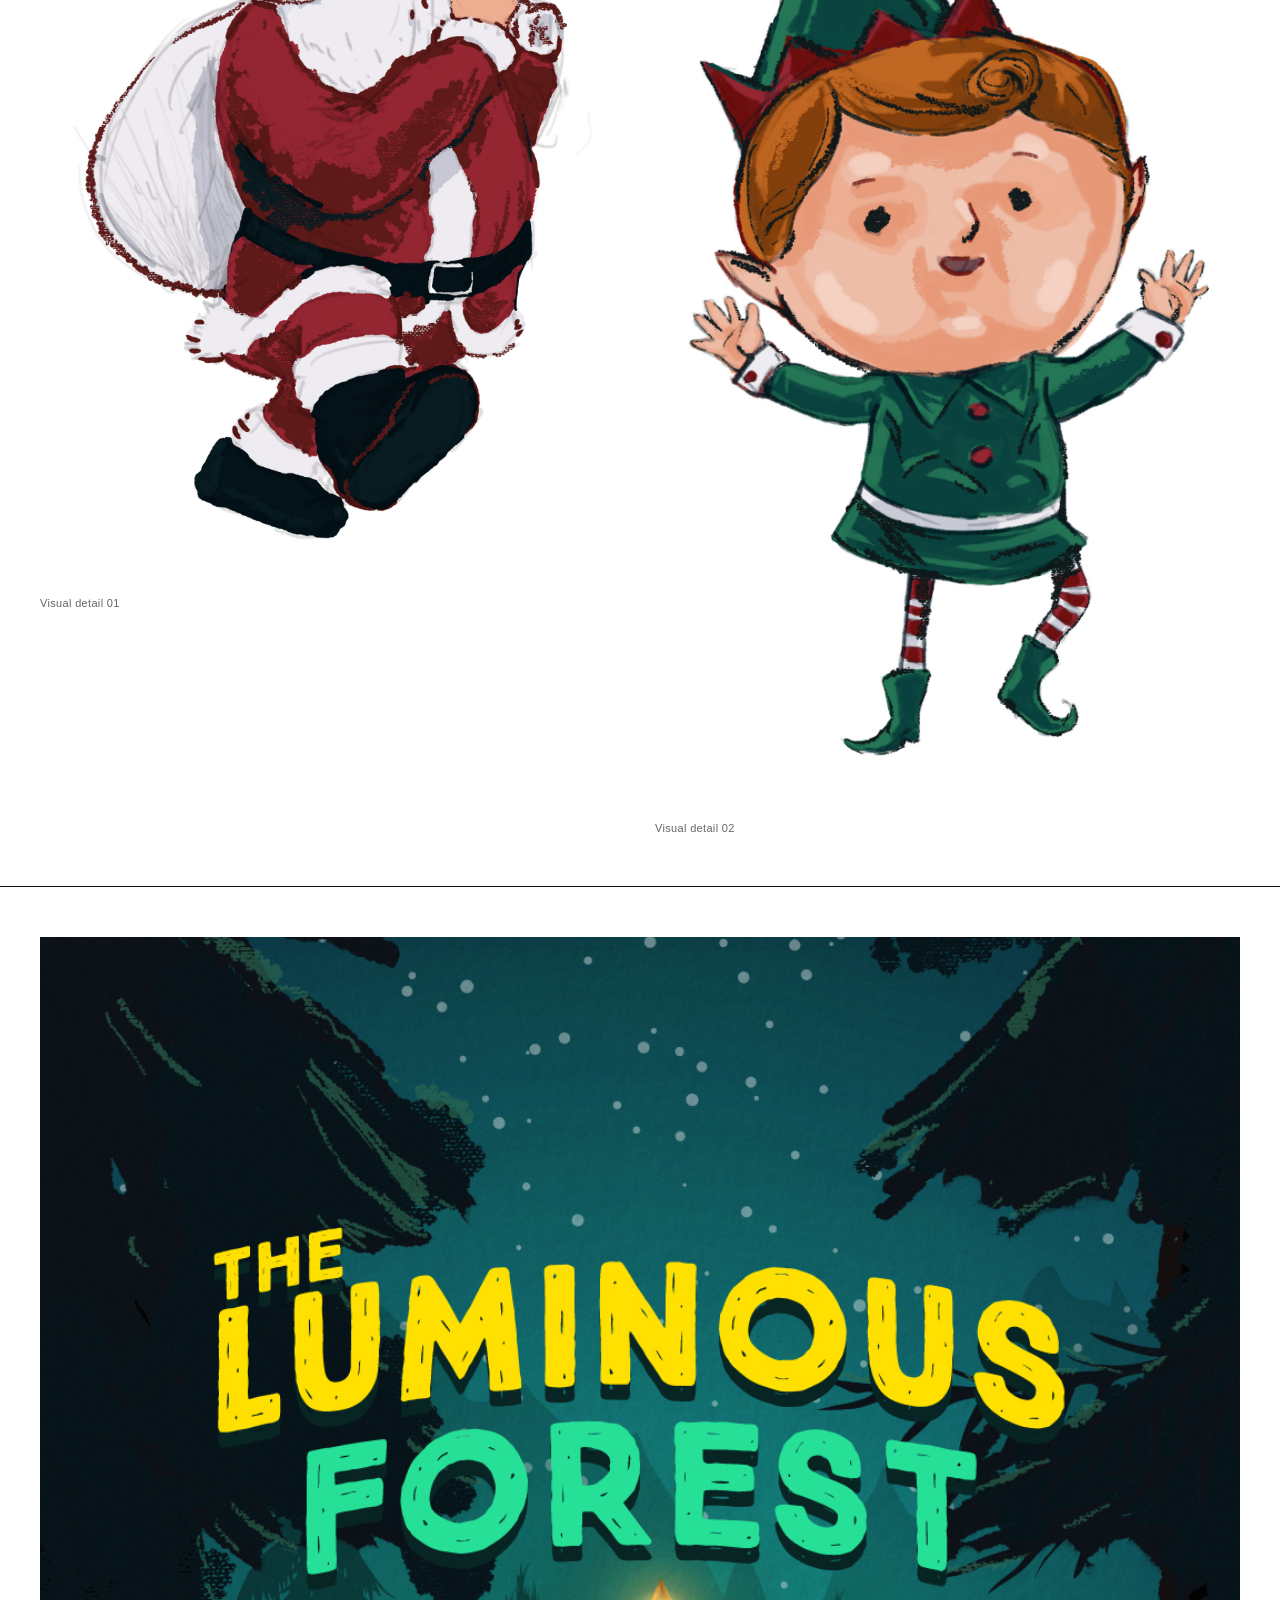
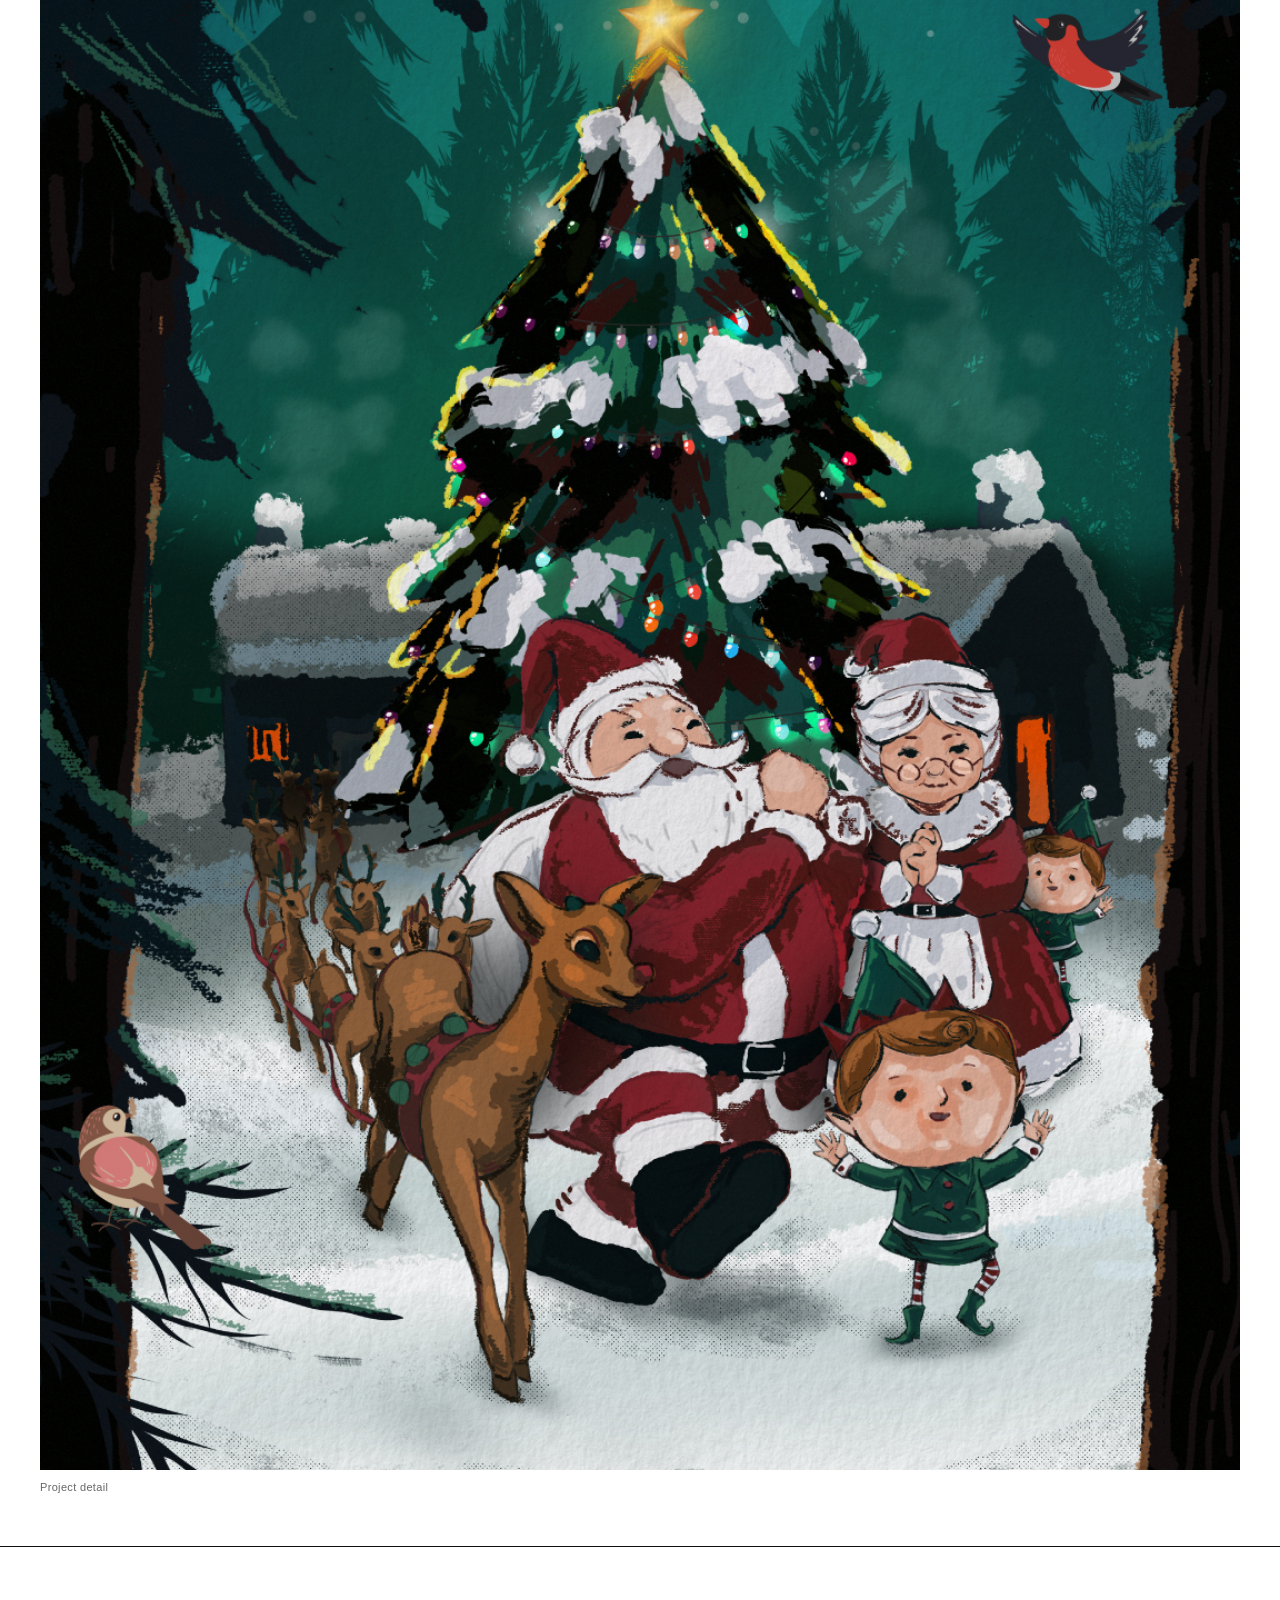
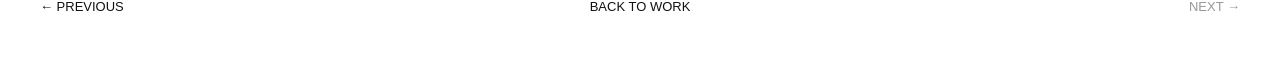
<file: project-03.html>
<!DOCTYPE html>
<html lang="en">

<head>

  <meta charset="UTF-8">

  <meta
    name="viewport"
    content="width=device-width, initial-scale=1.0"
  >


  <!-- =========================
       PAGE INFO
  ========================== -->

  <title>
    Christmas Event Poster — Guy
  </title>


  <meta
    name="description"
    content="A Christmas event poster created as a key visual and illustration project in 2022."
  >


 


  <!-- =========================
       FAVICON
  ========================== -->

  <link
    rel="icon"
    href="favicon-v2.svg?v=2"
    type="image/svg+xml"
  >


  <!-- =========================
       CANONICAL
  ========================== -->

  <link
    rel="canonical"
    href="https://guysettawoots-max.github.io/guyyeahh/project-03.html"
  >


  <!-- =========================
       OPEN GRAPH
  ========================== -->

  <meta
    property="og:type"
    content="article"
  >


  <meta
    property="og:site_name"
    content="Guy"
  >


  <meta
    property="og:title"
    content="Christmas Event Poster — Guy"
  >


  <meta
    property="og:description"
    content="A Christmas event poster created as a key visual and illustration project in 2022."
  >


  <meta
    property="og:url"
    content="https://guysettawoots-max.github.io/guyyeahh/project-03.html"
  >


  <meta
    property="og:image"
    content="https://guysettawoots-max.github.io/guyyeahh/images/project-03/hero.jpg"
  >


  <meta
    property="og:image:alt"
    content="Christmas Event Poster by Guy"
  >


  <!-- =========================
       TWITTER / X
  ========================== -->

  <meta
    name="twitter:card"
    content="summary_large_image"
  >


  <meta
    name="twitter:title"
    content="Christmas Event Poster — Guy"
  >


  <meta
    name="twitter:description"
    content="A Christmas event poster created as a key visual and illustration project in 2022."
  >


  <meta
    name="twitter:image"
    content="https://guysettawoots-max.github.io/guyyeahh/images/project-03/hero.jpg"
  >


  <!-- =========================
       CSS
  ========================== -->

  <link
    rel="stylesheet"
    href="style.css"
  >

</head>


<body>


  <!-- ==========================================
       NAVIGATION

       ปกติไม่ต้องแก้
  =========================================== -->

  <header class="site-header">

    <nav class="navigation">


      <a
        class="logo"
        href="index.html"
      >
        GUY
      </a>


      <div class="menu">


        <a
          class="menu-item"
          href="me.html"
        >
          ME
        </a>


        <div
          class="work-menu"
          data-work-menu
        >

          <button
            class="menu-item work-toggle active"
            type="button"
            data-work-toggle
            aria-expanded="false"
          >

            WORK

            <span class="work-arrow">
              ↓
            </span>

          </button>


          <div class="work-dropdown">

            <a
              href="work.html?filter=all"
              data-dropdown-filter="all"
            >
              ALL
            </a>

            <a
              href="work.html?filter=kv"
              data-dropdown-filter="kv"
            >
              KV
            </a>

            <a
              href="work.html?filter=illustration"
              data-dropdown-filter="illustration"
            >
              ILLUSTRATION
            </a>

            <a
              href="work.html?filter=motion"
              data-dropdown-filter="motion"
            >
              MOTION
            </a>

            <a
              href="work.html?filter=3d"
              data-dropdown-filter="3d"
            >
              3D
            </a>

            <a
              href="work.html?filter=fine-art"
              data-dropdown-filter="fine-art"
            >
              FINE ART
            </a>

          </div>

        </div>


        <a
          class="menu-item"
          href="unknown.html"
        >
          ???
        </a>


        <a
          class="menu-item"
          href="contact.html"
        >
          CONTACT
        </a>


      </div>


    </nav>

  </header>



  <!-- ==========================================
       PROJECT
  =========================================== -->

  <main class="project-page">


    <!-- =========================
         PROJECT HEADER
    ========================== -->

    <section class="project-header">


      <div class="project-header-label">

        <p>
          PROJECT 03
        </p>

      </div>


      <div class="project-header-main">


        <h1>
          Christmas Event Poster
        </h1>


        <div class="project-meta">


          <div>

            <p class="project-meta-label">
              ROLE
            </p>

            <p>
              Graphic Design / Illustration
            </p>

          </div>


          <div>

            <p class="project-meta-label">
              YEAR
            </p>

            <p>
              2022
            </p>

          </div>


          <div>

            <p class="project-meta-label">
              CATEGORY
            </p>

            <p>
              KV / Illustration
            </p>

          </div>


        </div>


      </div>


    </section>



    <!-- =========================
         HERO
    ========================== -->

    <section class="project-media-section">

      <figure class="media-wide">


        <img
          src="images/project-03/hero.jpg"

          alt="Christmas Event Poster main visual"

          loading="eager"

          fetchpriority="high"
        >


        <figcaption>
          Final visual / Christmas Event Poster
        </figcaption>


      </figure>

    </section>



    <!-- ========================================
         ABOUT
    ========================================= -->

    <section class="project-description">


      <div class="project-description-label">

        <p>
          ABOUT
        </p>

      </div>


      <div class="project-description-text">


        <p class="project-lead">
          A Christmas event poster created as a
          key visual and illustration project in 2022.
        </p>


      </div>


    </section>



    <!-- =========================
         IMAGE 02
    ========================== -->

    <section class="project-media-section">

      <figure class="media-wide">


        <img
          src="images/project-03/image-02.jpg"

          alt="Christmas Event Poster project detail"

          loading="lazy"

          decoding="async"
        >


        <figcaption>
          Project detail
        </figcaption>


      </figure>

    </section>



    <!-- =========================
         IMAGE 03 + 04
    ========================== -->

    <section class="project-media-section">


      <div class="media-two">


        <figure>


          <img
            src="images/project-03/image-03.jpg"

            alt="Christmas Event Poster project detail"

            loading="lazy"

            decoding="async"
          >


          <figcaption>
            Visual detail 01
          </figcaption>


        </figure>



        <figure>


          <img
            src="images/project-03/image-04.jpg"

            alt="Christmas Event Poster project detail"

            loading="lazy"

            decoding="async"
          >


          <figcaption>
            Visual detail 02
          </figcaption>


        </figure>


      </div>


    </section>



    <!-- ========================================
         IMAGE 05
    ========================================= -->

    <section class="project-media-section">

      <figure class="media-wide">

        <img
          src="images/project-03/image-05.jpg"
          alt="Christmas Event Poster project detail"
          loading="lazy"
          decoding="async"
        >

        <figcaption>
          Project detail
        </figcaption>

      </figure>

    </section>



    <!-- =========================
         PROJECT NAVIGATION
    ========================== -->

    <section class="project-navigation">


      <a
        href="project-02.html"
        class="project-nav-link"
      >
        ← PREVIOUS
      </a>


      <a
        href="work.html"
        class="project-nav-link"
      >
        BACK TO WORK
      </a>


      <span class="project-nav-disabled">
        NEXT →
      </span>


    </section>


  </main>



  <script src="script.js"></script>


</body>

</html>
</file>
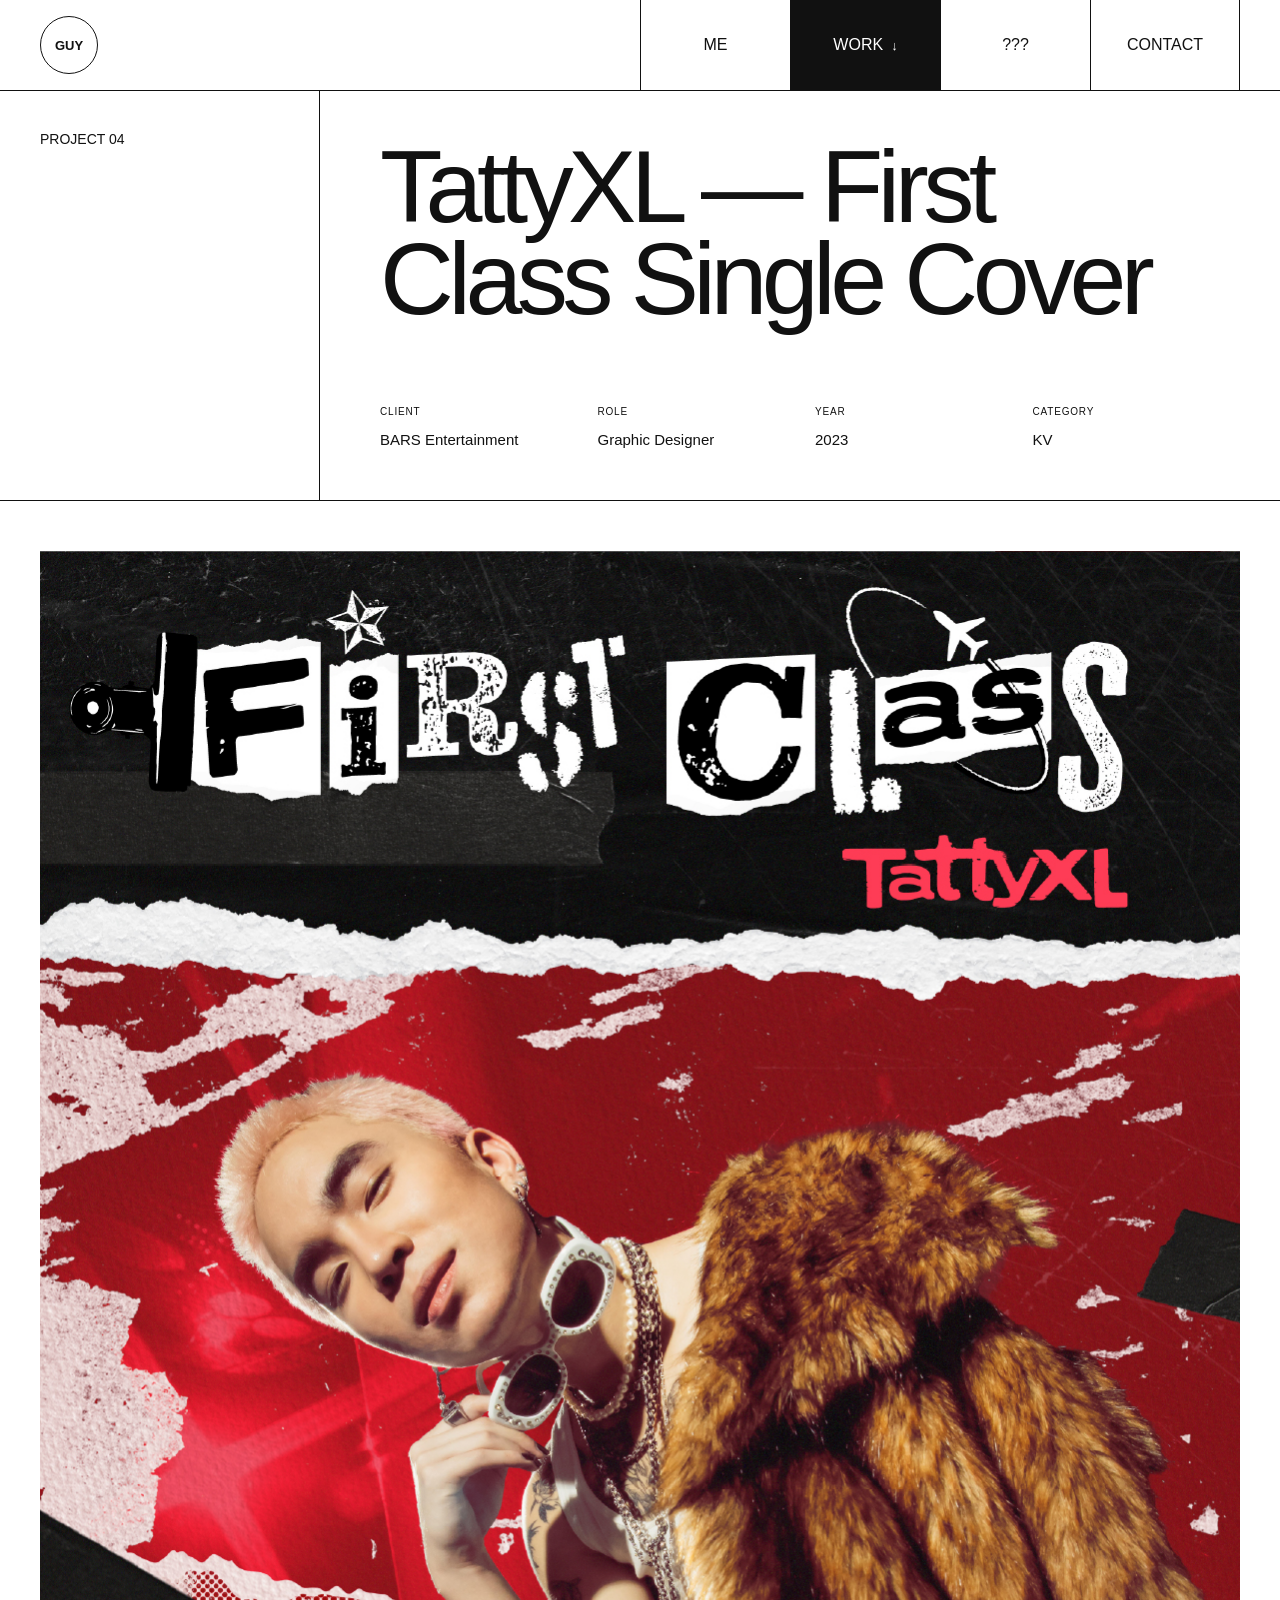
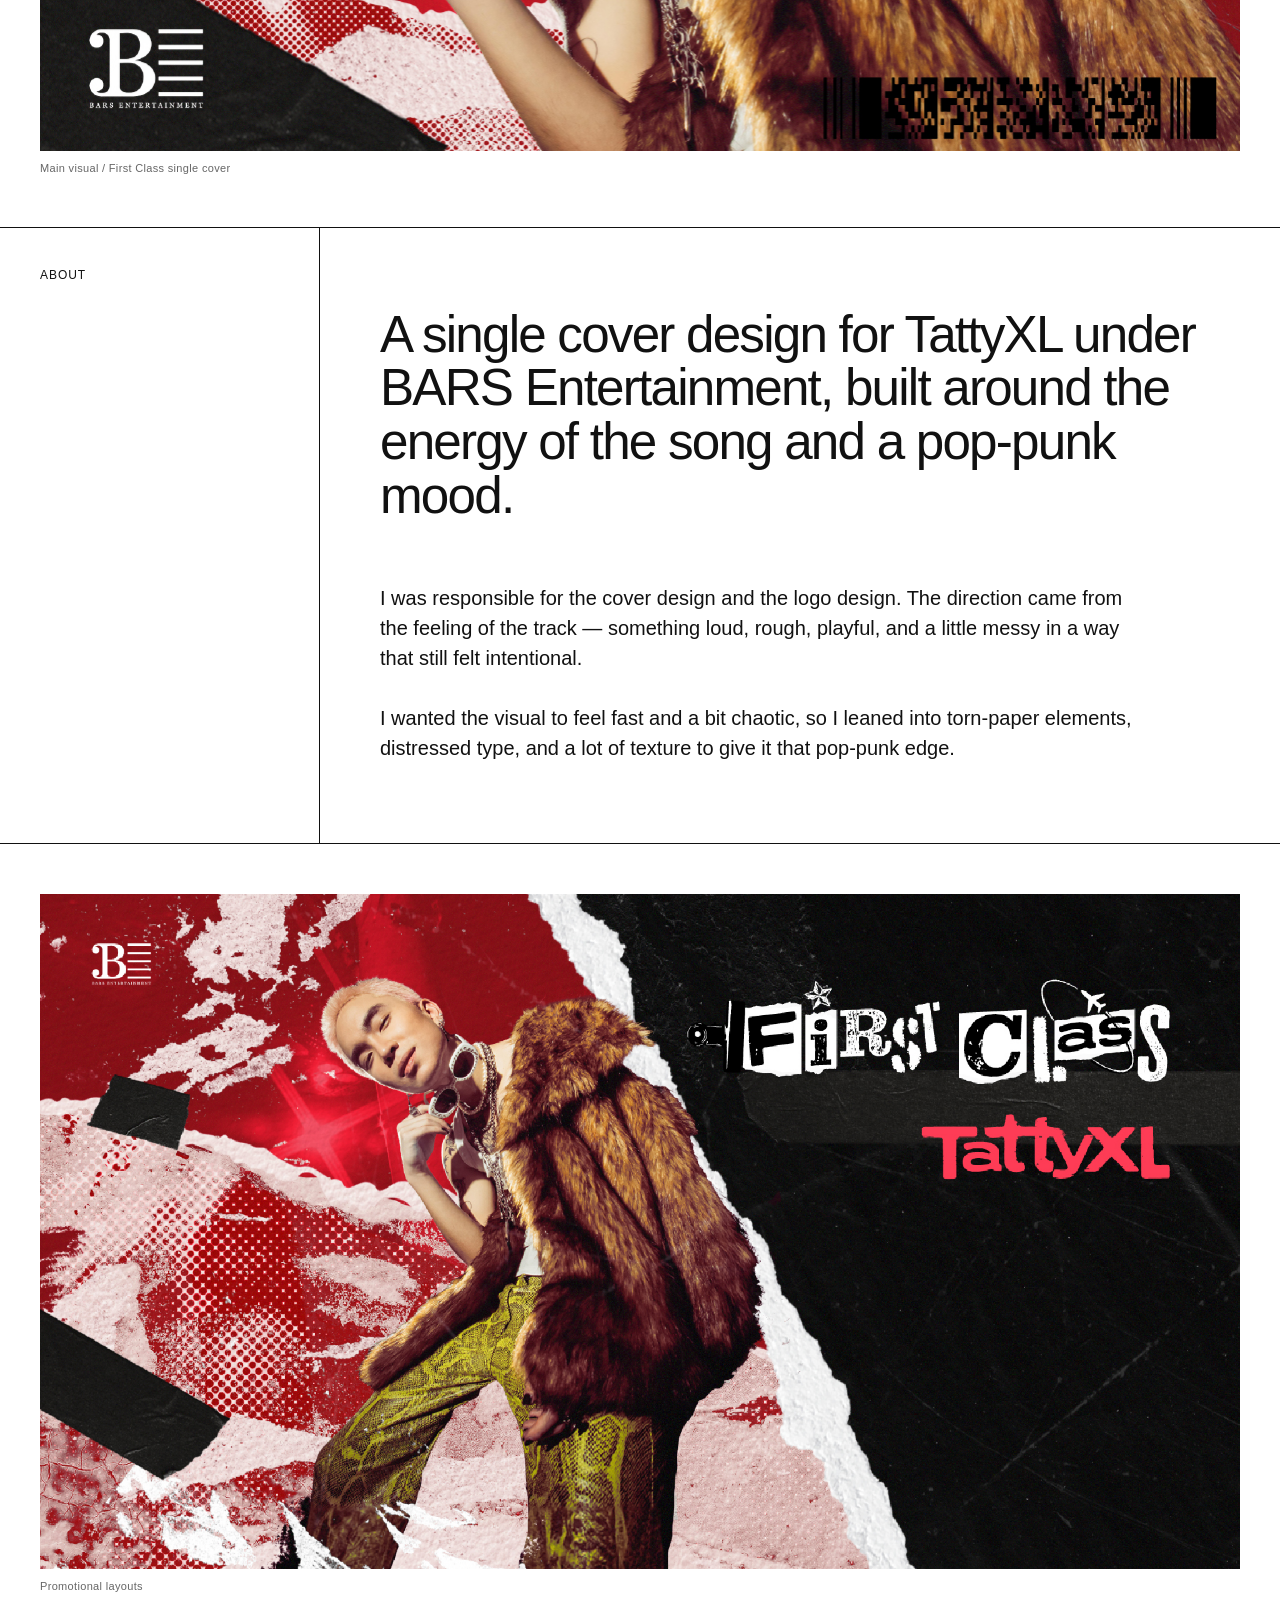
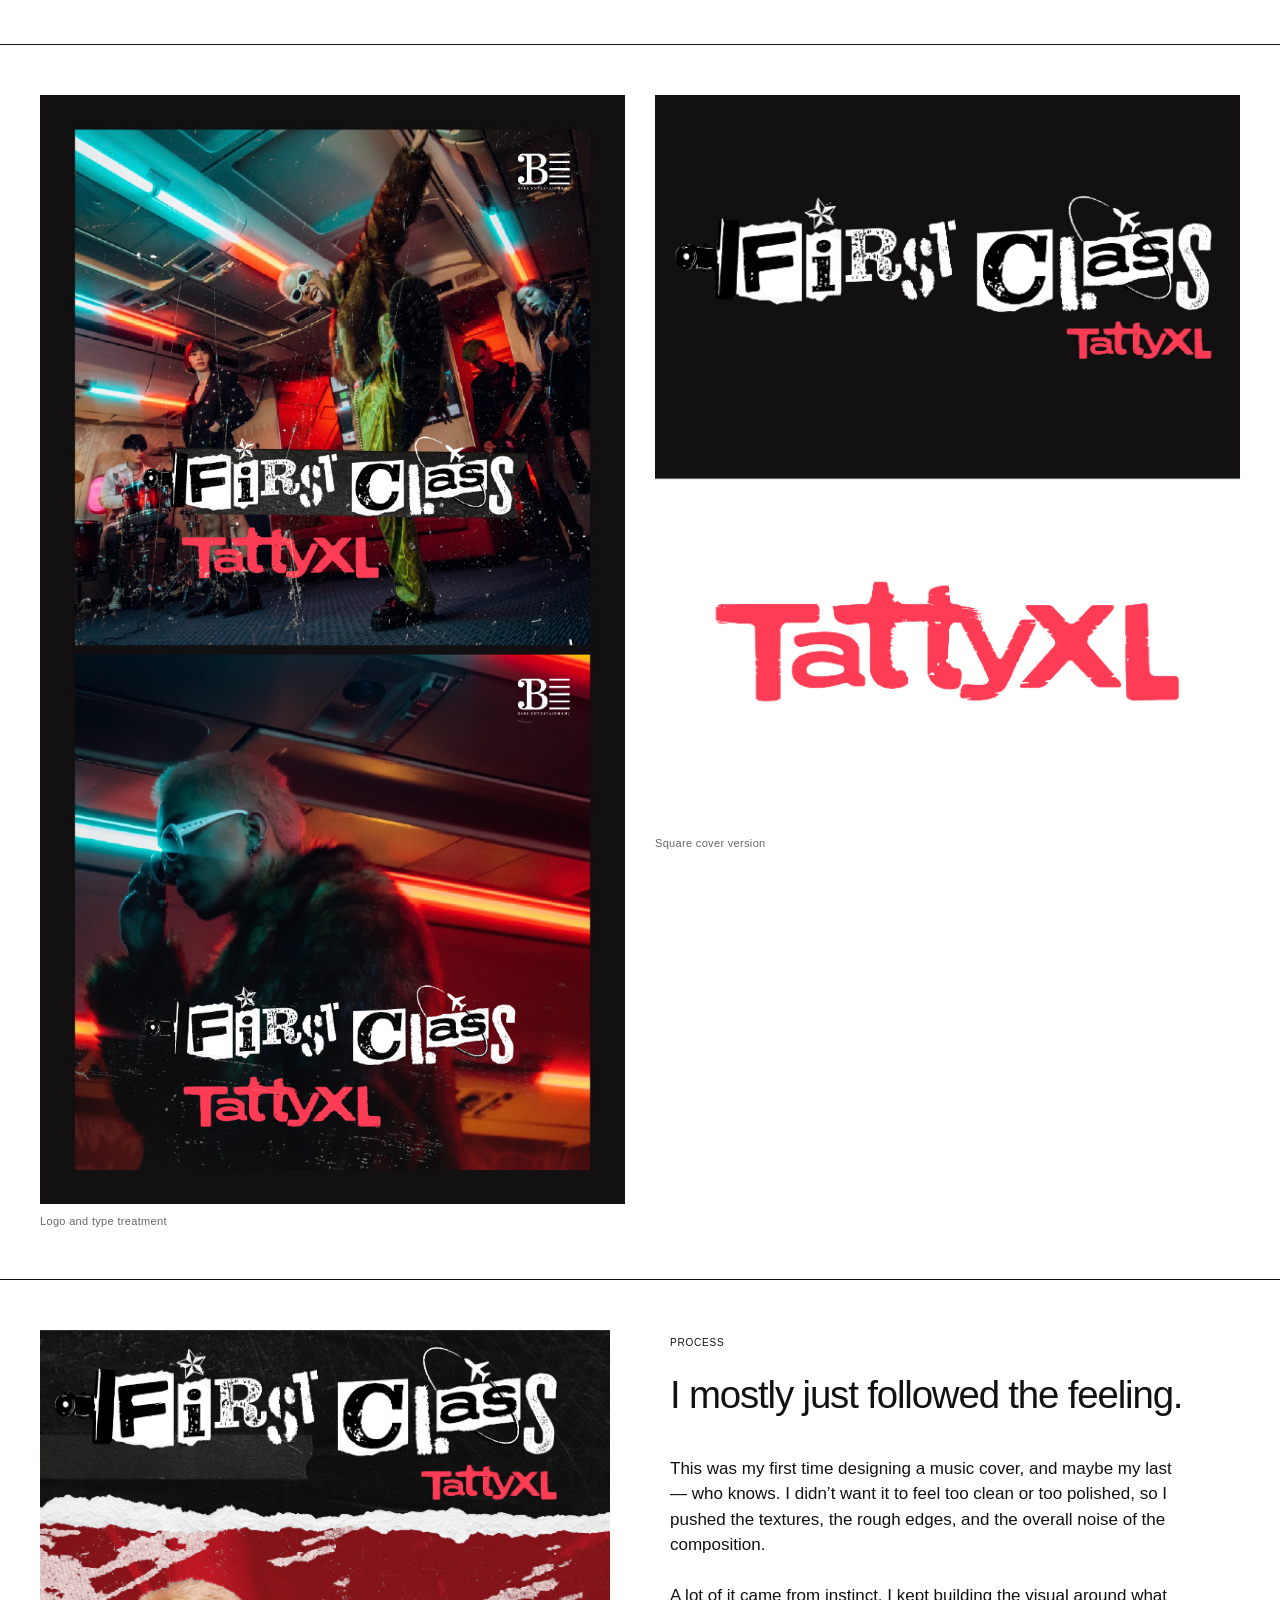
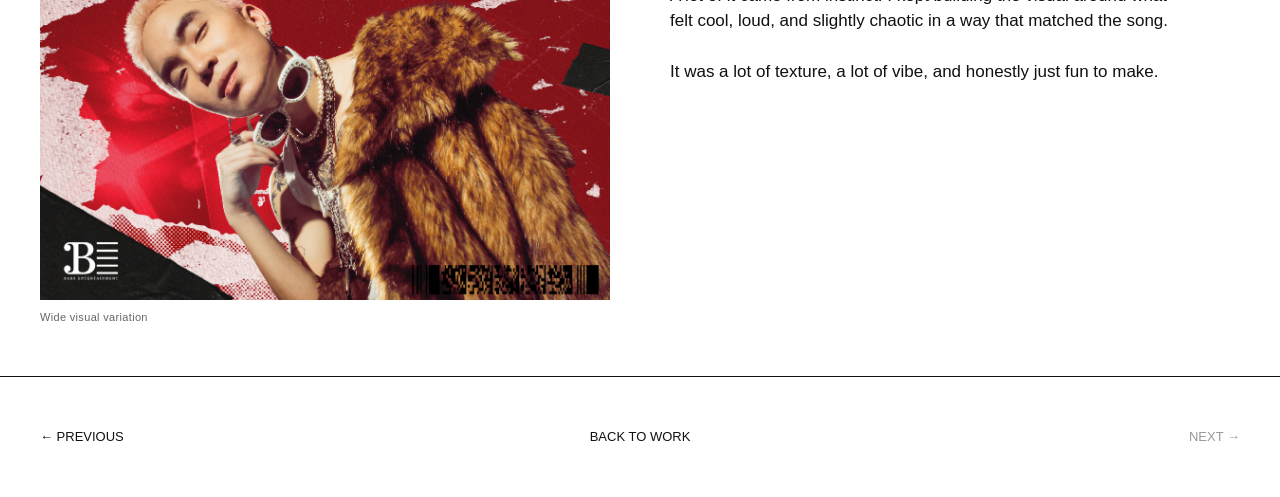
<file: project-04.html>
<!DOCTYPE html>
<html lang="en">

<head>

  <meta charset="UTF-8">

  <meta
    name="viewport"
    content="width=device-width, initial-scale=1.0"
  >

  <title>
    TattyXL — First Class Single Cover — Guy
  </title>

  <meta
    name="description"
    content="Single cover design for TattyXL under BARS Entertainment. A pop-punk inspired cover with rough textures, custom logo work, and a loud visual mood."
  >

  <link
    rel="icon"
    href="favicon-v2.svg?v=2"
    type="image/svg+xml"
  >

  <link
    rel="canonical"
    href="https://guysettawoots-max.github.io/guyyeahh/project-04.html"
  >

  <meta
    property="og:type"
    content="article"
  >

  <meta
    property="og:site_name"
    content="Guy"
  >

  <meta
    property="og:title"
    content="TattyXL — First Class Single Cover — Guy"
  >

  <meta
    property="og:description"
    content="Single cover design for TattyXL under BARS Entertainment. A pop-punk inspired cover with rough textures, custom logo work, and a loud visual mood."
  >

  <meta
    property="og:url"
    content="https://guysettawoots-max.github.io/guyyeahh/project-04.html"
  >

  <meta
    property="og:image"
    content="https://guysettawoots-max.github.io/guyyeahh/images/project-04/hero.jpg"
  >

  <meta
    property="og:image:alt"
    content="TattyXL — First Class Single Cover by Guy"
  >

  <meta
    name="twitter:card"
    content="summary_large_image"
  >

  <meta
    name="twitter:title"
    content="TattyXL — First Class Single Cover — Guy"
  >

  <meta
    name="twitter:description"
    content="Single cover design for TattyXL under BARS Entertainment. A pop-punk inspired cover with rough textures, custom logo work, and a loud visual mood."
  >

  <meta
    name="twitter:image"
    content="https://guysettawoots-max.github.io/guyyeahh/images/project-04/hero.jpg"
  >

  <link
    rel="stylesheet"
    href="style.css"
  >

</head>

<body>

  <header class="site-header">

    <nav class="navigation">

      <a
        class="logo"
        href="index.html"
      >
        GUY
      </a>

      <div class="menu">

        <a
          class="menu-item"
          href="me.html"
        >
          ME
        </a>

        <div
          class="work-menu"
          data-work-menu
        >

          <button
            class="menu-item work-toggle active"
            type="button"
            data-work-toggle
            aria-expanded="false"
          >

            WORK

            <span class="work-arrow">
              ↓
            </span>

          </button>

          <div class="work-dropdown">

            <a
              href="work.html?filter=all"
              data-dropdown-filter="all"
            >
              ALL
            </a>

            <a
              href="work.html?filter=kv"
              data-dropdown-filter="kv"
            >
              KV
            </a>

            <a
              href="work.html?filter=illustration"
              data-dropdown-filter="illustration"
            >
              ILLUSTRATION
            </a>

            <a
              href="work.html?filter=motion"
              data-dropdown-filter="motion"
            >
              MOTION
            </a>

            <a
              href="work.html?filter=3d"
              data-dropdown-filter="3d"
            >
              3D
            </a>

            <a
              href="work.html?filter=fine-art"
              data-dropdown-filter="fine-art"
            >
              FINE ART
            </a>

          </div>

        </div>

        <a
          class="menu-item"
          href="unknown.html"
        >
          ???
        </a>

        <a
          class="menu-item"
          href="contact.html"
        >
          CONTACT
        </a>

      </div>

    </nav>

  </header>

  <main class="project-page">

    <section class="project-header">

      <div class="project-header-label">

        <p>
          PROJECT 04
        </p>

      </div>

      <div class="project-header-main">

        <h1>
          TattyXL — First Class Single Cover
        </h1>

        <div class="project-meta">

          <div>

            <p class="project-meta-label">
              CLIENT
            </p>

            <p>
              BARS Entertainment
            </p>

          </div>

          <div>

            <p class="project-meta-label">
              ROLE
            </p>

            <p>
              Graphic Designer
            </p>

          </div>

          <div>

            <p class="project-meta-label">
              YEAR
            </p>

            <p>
              2023
            </p>

          </div>

          <div>

            <p class="project-meta-label">
              CATEGORY
            </p>

            <p>
              KV
            </p>

          </div>

        </div>

      </div>

    </section>

    <section class="project-media-section">

      <figure class="media-wide">

        <img
          src="images/project-04/hero.jpg"
          alt="TattyXL First Class single cover hero visual"
          loading="eager"
          fetchpriority="high"
        >

        <figcaption>
          Main visual / First Class single cover
        </figcaption>

      </figure>

    </section>

    <section class="project-description">

      <div class="project-description-label">

        <p>
          ABOUT
        </p>

      </div>

      <div class="project-description-text">

        <p class="project-lead">
          A single cover design for TattyXL under
          BARS Entertainment, built around the
          energy of the song and a pop-punk mood.
        </p>

        <p>
          I was responsible for the cover design
          and the logo design. The direction came
          from the feeling of the track — something
          loud, rough, playful, and a little messy
          in a way that still felt intentional.
        </p>

        <p>
          I wanted the visual to feel fast and a
          bit chaotic, so I leaned into torn-paper
          elements, distressed type, and a lot of
          texture to give it that pop-punk edge.
        </p>

      </div>

    </section>

    <section class="project-media-section">

      <figure class="media-wide">

        <img
          src="images/project-04/image-02.jpg"
          alt="TattyXL First Class promotional poster layouts"
          loading="lazy"
          decoding="async"
        >

        <figcaption>
          Promotional layouts
        </figcaption>

      </figure>

    </section>

    <section class="project-media-section">

      <div class="media-two">

        <figure>

          <img
            src="images/project-04/image-03.jpg"
            alt="TattyXL First Class logo and typography detail"
            loading="lazy"
            decoding="async"
          >

          <figcaption>
            Logo and type treatment
          </figcaption>

        </figure>

        <figure>

          <img
            src="images/project-04/image-04.jpg"
            alt="TattyXL First Class square cover version"
            loading="lazy"
            decoding="async"
          >

          <figcaption>
            Square cover version
          </figcaption>

        </figure>

      </div>

    </section>

    <section class="project-media-section">

      <div class="media-image-text">

        <figure>

          <img
            src="images/project-04/image-05.jpg"
            alt="TattyXL First Class wide visual detail"
            loading="lazy"
            decoding="async"
          >

          <figcaption>
            Wide visual variation
          </figcaption>

        </figure>

        <div class="media-text">

          <p class="media-text-label">
            PROCESS
          </p>

          <h2>
            I mostly just followed the feeling.
          </h2>

          <p>
            This was my first time designing a
            music cover, and maybe my last — who
            knows. I didn’t want it to feel too
            clean or too polished, so I pushed the
            textures, the rough edges, and the
            overall noise of the composition.
          </p>

          <p>
            A lot of it came from instinct. I kept
            building the visual around what felt
            cool, loud, and slightly chaotic in a
            way that matched the song.
          </p>

          <p>
            It was a lot of texture, a lot of vibe,
            and honestly just fun to make.
          </p>

        </div>

      </div>

    </section>

    <section class="project-navigation">

      <a
        href="project-03.html"
        class="project-nav-link"
      >
        ← PREVIOUS
      </a>

      <a
        href="work.html"
        class="project-nav-link"
      >
        BACK TO WORK
      </a>

      <span class="project-nav-disabled">
        NEXT →
      </span>

    </section>

  </main>

  <script src="script.js"></script>

</body>

</html>
</file>
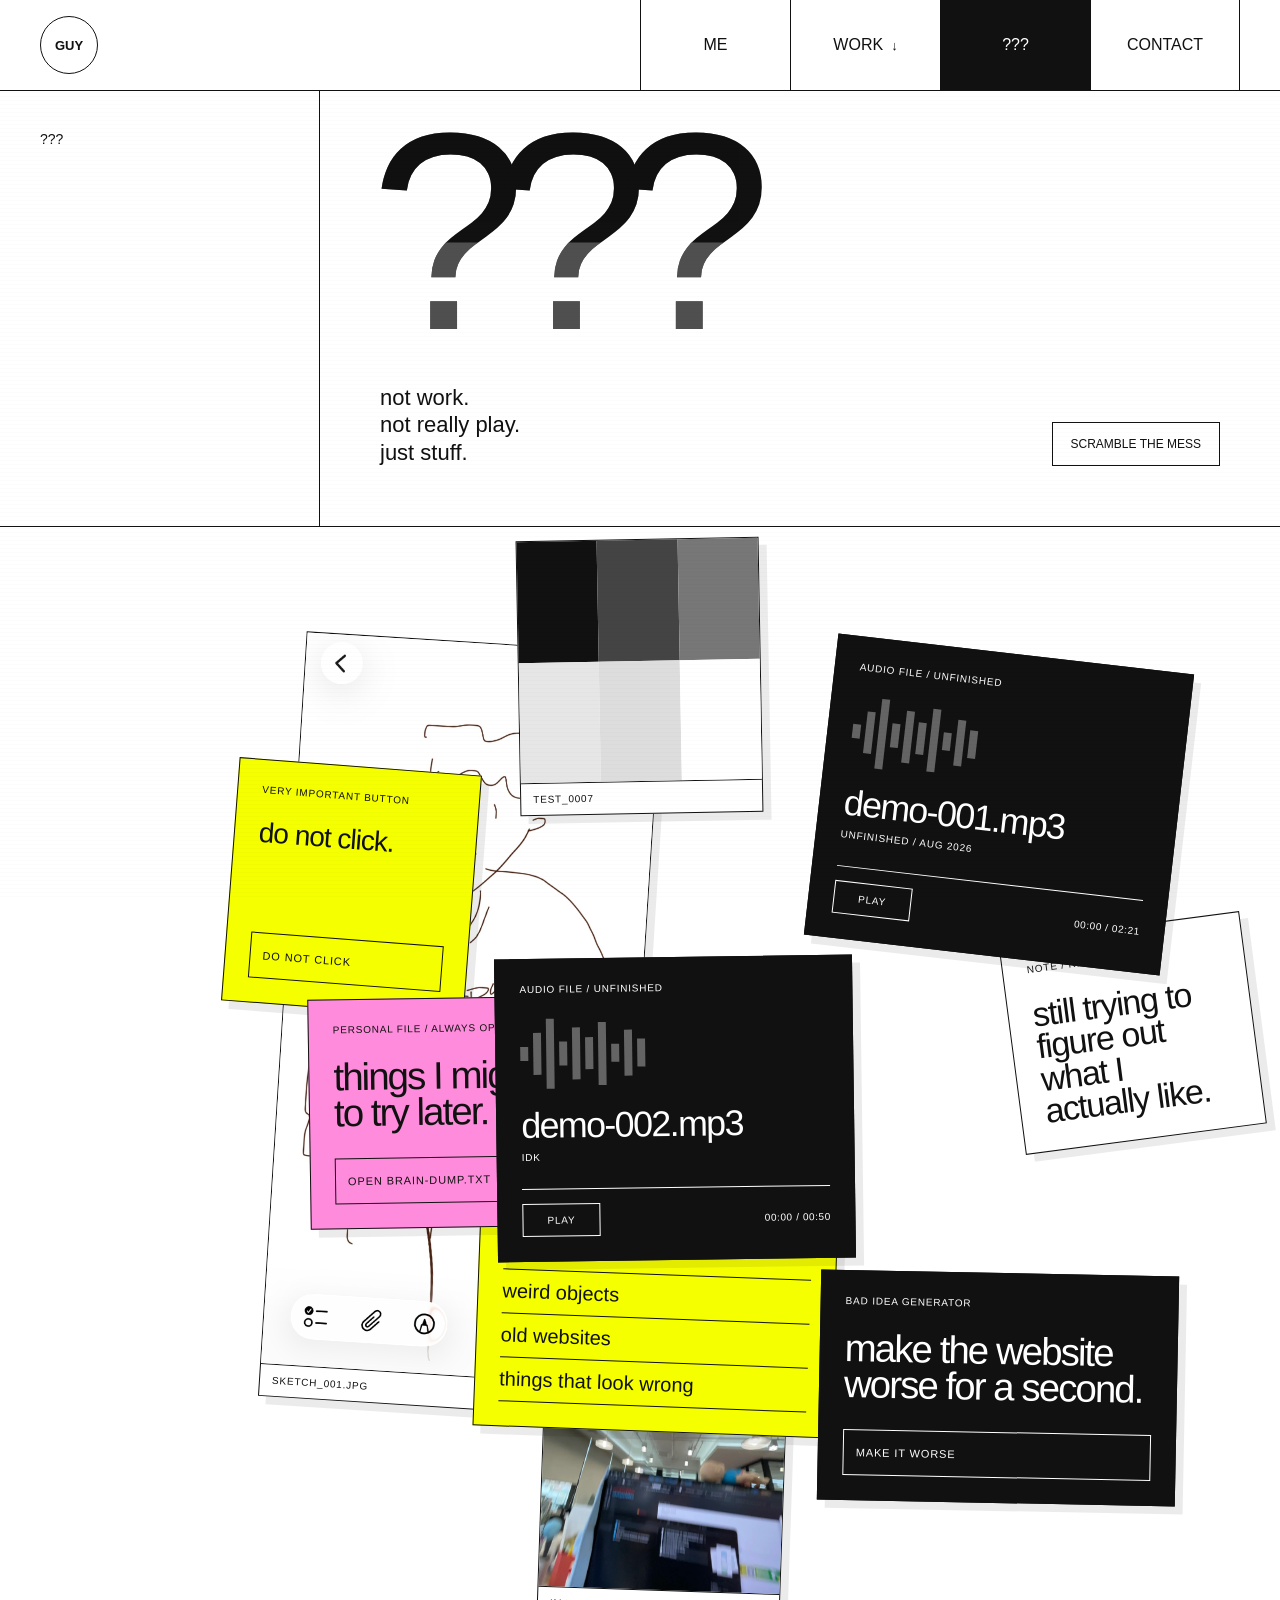
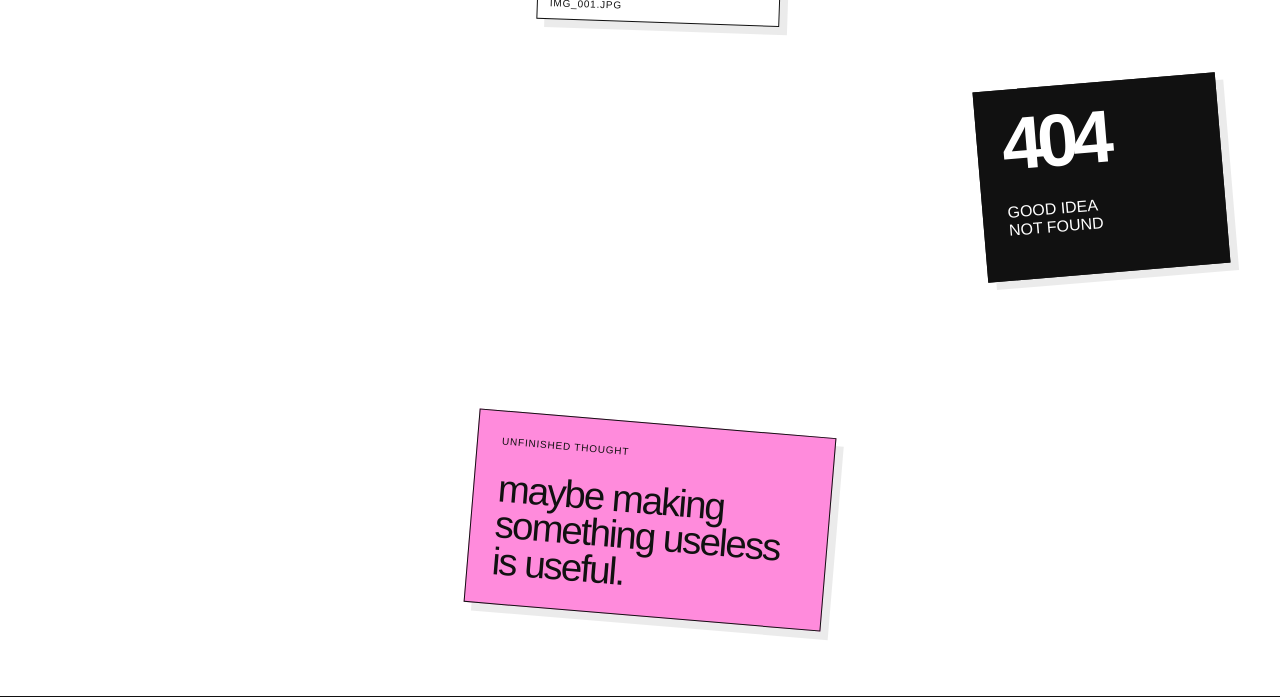
<file: unknown.html>
<!DOCTYPE html>
<html lang="en">

<head>

  <meta charset="UTF-8">

  <meta
    name="viewport"
    content="width=device-width, initial-scale=1.0"
  >


  <!-- =========================
       PAGE INFO
  ========================== -->

  <title>??? — Guy</title>

  <meta
    name="description"
    content="Experiments, unfinished ideas, strange references and other things from Guy."
  >


  <!-- =========================
       FAVICON
  ========================== -->

  <link
    rel="icon"
    href="favicon-v2.svg?v=2"
    type="image/svg+xml"
  >


  <!-- =========================
       CANONICAL
  ========================== -->

  <link
    rel="canonical"
    href="https://guysettawoots-max.github.io/guyyeahh/unknown.html"
  >


  <!-- =========================
       OPEN GRAPH
  ========================== -->

  <meta
    property="og:type"
    content="website"
  >

  <meta
    property="og:site_name"
    content="Guy"
  >

  <meta
    property="og:title"
    content="??? — Guy"
  >

  <meta
    property="og:description"
    content="Experiments, unfinished ideas, strange references and other things."
  >

  <meta
    property="og:url"
    content="https://guysettawoots-max.github.io/guyyeahh/unknown.html"
  >

  <meta
    property="og:image"
    content="https://guysettawoots-max.github.io/guyyeahh/images/project-01/thumbnail.jpg"
  >

  <meta
    property="og:image:alt"
    content="Experimental archive from Guy"
  >


  <!-- =========================
       X / TWITTER
  ========================== -->

  <meta
    name="twitter:card"
    content="summary_large_image"
  >

  <meta
    name="twitter:title"
    content="??? — Guy"
  >

  <meta
    name="twitter:description"
    content="Experiments, unfinished ideas, strange references and other things."
  >

  <meta
    name="twitter:image"
    content="https://guysettawoots-max.github.io/guyyeahh/images/project-01/thumbnail.jpg"
  >


  <!-- =========================
       CSS
  ========================== -->

  <link
    rel="stylesheet"
    href="style.css"
  >

</head>


<body class="chaos-page-body">


  <!-- =========================
       NAVIGATION
  ========================== -->

  <header class="site-header">

    <nav class="navigation">


      <!-- LOGO -->

      <a
        class="logo"
        href="index.html"
      >
        GUY
      </a>



      <!-- MENU -->

      <div class="menu">


        <!-- ME -->

        <a
          class="menu-item"
          href="me.html"
        >
          ME
        </a>



        <!-- WORK -->

        <div
          class="work-menu"
          data-work-menu
        >

          <button
            class="menu-item work-toggle"
            type="button"
            data-work-toggle
            aria-expanded="false"
          >

            WORK

            <span class="work-arrow">
              ↓
            </span>

          </button>


          <div class="work-dropdown">

            <a
              href="work.html?filter=all"
              data-dropdown-filter="all"
            >
              ALL
            </a>

            <a
              href="work.html?filter=kv"
              data-dropdown-filter="kv"
            >
              KV
            </a>

            <a
              href="work.html?filter=illustration"
              data-dropdown-filter="illustration"
            >
              ILLUSTRATION
            </a>

            <a
              href="work.html?filter=motion"
              data-dropdown-filter="motion"
            >
              MOTION
            </a>

            <a
              href="work.html?filter=3d"
              data-dropdown-filter="3d"
            >
              3D
            </a>

            <a
              href="work.html?filter=fine-art"
              data-dropdown-filter="fine-art"
            >
              FINE ART
            </a>

          </div>

        </div>



        <!-- ??? -->

        <a
          class="menu-item"
          href="unknown.html"
          data-chaos-nav
        >
          ???
        </a>



        <!-- CONTACT -->

        <a
          class="menu-item"
          href="contact.html"
        >
          CONTACT
        </a>


      </div>


    </nav>

  </header>



  <!-- =========================
       ??? PAGE
  ========================== -->

  <main class="chaos-page">


    <!-- =========================
         INTRO
    ========================== -->

    <section class="chaos-intro">


      <div class="chaos-intro-label">

        <p>
          ???
        </p>

      </div>



      <div class="chaos-intro-main">


        <h1
          class="chaos-title"
          data-text="???"
        >
          ???
        </h1>


        <div class="chaos-intro-bottom">

          <p>
            not work.<br>
            not really play.<br>
            just stuff.
          </p>


          <button
            class="chaos-scramble"
            type="button"
            data-chaos-scramble
          >
            SCRAMBLE THE MESS
          </button>

        </div>


      </div>


    </section>



    <!-- =========================
         CHAOS SPACE
    ========================== -->

    <section
      class="chaos-space"
      data-chaos-space
    >


      <!-- ==================================================
           QUICK GUIDE

           TO ADD SOMETHING NEW LATER:
           SEARCH THIS FILE FOR:

           ADD NEW STUFF HERE — START

           THEN PASTE A CARD FROM chaos-card-template.html
           BETWEEN START AND END.
      =================================================== -->



      <!-- =====================
           CARD 01
           SKETCH / REAL FILE
      ====================== -->

      <article
        class="
          chaos-card
          chaos-card--medium
        "
        data-chaos-card
        data-chaos-type="sketch"
      >

        <img
          src="images/chaos/sketches/sketch-001.jpg"
          alt="Sketch by Guy"
          loading="lazy"
          decoding="async"
          draggable="false"
        >

        <div class="chaos-card-caption">

          SKETCH_001.JPG

        </div>

      </article>



      <!-- =====================
           CARD 02
           PHOTO / REAL FILE
      ====================== -->

      <article
        class="
          chaos-card
          chaos-card--small
        "
        data-chaos-card
        data-chaos-type="photo"
      >

        <img
          src="images/chaos/photos/photo-001.jpg"
          alt="Photo by Guy"
          loading="lazy"
          decoding="async"
          draggable="false"
        >

        <div class="chaos-card-caption">

          IMG_001.JPG

        </div>

      </article>



      <!-- =====================
           CARD 03
           CURRENTLY INTO
      ====================== -->

      <article
        class="
          chaos-card
          chaos-card--text
          chaos-card--medium
          chaos-card--acid
        "
        data-chaos-card
        data-chaos-type="list"
      >

        <p class="chaos-small-label">
          CURRENTLY INTO
        </p>

        <ul class="chaos-list">

          <li>
            making music
          </li>

          <li>
            looking at memes
          </li>

          <li>
            weird objects
          </li>

          <li>
            old websites
          </li>

          <li>
            things that look wrong
          </li>

        </ul>

      </article>



      <!-- =====================
           CARD 04
           404
      ====================== -->

      <article
        class="
          chaos-card
          chaos-card--text
          chaos-card--small
          chaos-card--black
        "
        data-chaos-card
        data-chaos-type="text"
      >

        <p class="chaos-stamp">
          404
        </p>

        <p>
          GOOD IDEA<br>
          NOT FOUND
        </p>

      </article>



      <!-- =====================
           CARD 05
           NOTE
      ====================== -->

      <article
        class="
          chaos-card
          chaos-card--text
          chaos-card--small
        "
        data-chaos-card
        data-chaos-type="note"
      >

        <p class="chaos-small-label">
          NOTE / RIGHT NOW
        </p>

        <p class="chaos-note">
          still trying to figure out
          what I actually like.
        </p>

      </article>



      <!-- =====================
           CARD 06
           COLOR / TEST
      ====================== -->

      <article
        class="
          chaos-card
          chaos-card--small
        "
        data-chaos-card
        data-chaos-type="experiment"
      >


        <div class="chaos-swatch-grid">

          <div></div>
          <div></div>
          <div></div>
          <div></div>
          <div></div>
          <div></div>

        </div>


        <div class="chaos-card-caption">

          TEST_0007

        </div>


      </article>



      <!-- =====================
           CARD 07
           RANDOM TEXT
      ====================== -->

      <article
        class="
          chaos-card
          chaos-card--text
          chaos-card--medium
          chaos-card--pink
        "
        data-chaos-card
        data-chaos-type="note"
      >

        <p class="chaos-small-label">
          UNFINISHED THOUGHT
        </p>

        <p class="chaos-big-note">
          maybe making
          something useless
          is useful.
        </p>

      </article>


      <!-- =====================
           CARD 08
           MY MUSIC / REAL FILE
      ====================== -->

      <article
        class="
          chaos-card
          chaos-card--text
          chaos-card--medium
          chaos-card--black
          chaos-audio-card
        "
        data-chaos-card
        data-chaos-type="audio"
        data-chaos-audio-card
      >

        <p class="chaos-small-label">
          AUDIO FILE / UNFINISHED
        </p>


        <div
          class="chaos-wave"
          aria-hidden="true"
        >

          <span></span>
          <span></span>
          <span></span>
          <span></span>
          <span></span>
          <span></span>
          <span></span>
          <span></span>
          <span></span>
          <span></span>

        </div>


        <p class="chaos-audio-title">
          demo-001.mp3
        </p>

        <p class="chaos-audio-meta">
          unfinished / aug 2026
        </p>


        <div
          class="chaos-audio-controls"
          data-chaos-no-drag
        >

          <button
            class="chaos-audio-button"
            type="button"
            data-chaos-audio-toggle
            aria-label="Play audio"
          >
            PLAY
          </button>

          <span
            class="chaos-audio-time"
            data-chaos-audio-time
          >
            00:00 / --:--
          </span>

        </div>


        <audio
          preload="metadata"
          src="audio/chaos/demo-001.mp3"
          data-chaos-audio
        ></audio>

      </article>


      <!-- =====================
           CARD 09
           DO NOT CLICK
      ====================== -->

      <article
        class="
          chaos-card
          chaos-card--text
          chaos-card--small
          chaos-card--acid
          chaos-action-card
        "
        data-chaos-card
        data-chaos-type="interaction"
        data-chaos-message-card
      >

        <p class="chaos-small-label">
          VERY IMPORTANT BUTTON
        </p>

        <p
          class="chaos-action-output"
          data-chaos-message-output
          aria-live="polite"
        >
          do not click.
        </p>

        <div
          class="chaos-action-controls"
          data-chaos-no-drag
        >
          <button
            class="chaos-action-button"
            type="button"
            data-chaos-message-button
          >
            DO NOT CLICK
          </button>
        </div>

        <ul
          data-chaos-message-list
          hidden
        >
          <li>why did you click it?</li>
          <li>okay.</li>
          <li>again?</li>
          <li>this is becoming a problem.</li>
          <li>nothing happens.</li>
          <li>you have successfully wasted time.</li>
        </ul>

      </article>


      <!-- =====================
           CARD 10
           MAKE WEBSITE WORSE
      ====================== -->

      <article
        class="
          chaos-card
          chaos-card--text
          chaos-card--medium
          chaos-card--black
          chaos-action-card
        "
        data-chaos-card
        data-chaos-type="interaction"
      >

        <p class="chaos-small-label">
          BAD IDEA GENERATOR
        </p>

        <p class="chaos-big-note">
          make the website
          worse for a second.
        </p>

        <div
          class="chaos-action-controls"
          data-chaos-no-drag
        >
          <button
            class="chaos-action-button chaos-action-button--inverse"
            type="button"
            data-chaos-worse-button
          >
            MAKE IT WORSE
          </button>
        </div>

      </article>


      <!-- =====================
           CARD 11
           OPEN FAKE WINDOW
      ====================== -->

      <article
        class="
          chaos-card
          chaos-card--text
          chaos-card--medium
          chaos-card--pink
          chaos-action-card
          chaos-window-card
        "
        data-chaos-card
        data-chaos-type="interaction"
        data-chaos-window-card
      >

        <p class="chaos-small-label">
          PERSONAL FILE / ALWAYS OPEN
        </p>

        <p class="chaos-big-note">
          things I might
          want to try later.
        </p>

        <div
          class="chaos-action-controls"
          data-chaos-no-drag
        >
          <button
            class="chaos-action-button"
            type="button"
            data-chaos-window-open
            data-chaos-window-title="brain-dump.txt"
          >
            OPEN BRAIN-DUMP.TXT
          </button>
        </div>

        <!--
          EDIT THESE LINES WHENEVER A NEW THOUGHT SHOWS UP.
          NO NEED TO MAKE THEM SOUND IMPORTANT.
        -->
        <template data-chaos-window-content>

          <p class="chaos-window-kicker">
            THINGS TO TRY / MAYBE
          </p>

          <p class="chaos-window-big-text">
            make a song from one ugly sound.<br>
            draw something before deciding what it is.<br>
            photograph things that look accidentally designed.<br>
            save references without explaining why.<br>
            leave some things unfinished.
          </p>

          <div class="chaos-window-filemeta">
            <span>FILE: brain-dump.txt</span>
            <span>STATUS: keeps changing</span>
          </div>

        </template>

      </article>


      <!-- ==================================================
           ADD NEW STUFF HERE — START

           PASTE NEW CARDS BELOW THIS LINE.

           HOW TO ADD SOMETHING:
           1. OPEN chaos-card-template.html
           2. COPY ONE COMPLETE CARD
           3. PASTE IT HERE
           4. CHANGE ONLY THE TEXT / FILE PATHS MARKED FOR EDITING
           5. SAVE + REFRESH

           IMPORTANT:
           - KEEP data-chaos-card
           - KEEP ALL data-chaos-* ATTRIBUTES USED BY THAT CARD
           - NEW CARDS MUST STAY ABOVE THE END MARKER BELOW
           - YOU DO NOT NEED TO RENUMBER OLD CARD COMMENTS
      =================================================== -->



    <article
      class="chaos-card chaos-card--text chaos-card--medium chaos-card--black chaos-audio-card"
      data-chaos-card
      data-chaos-type="audio"
      data-chaos-audio-card
    >

      <p class="chaos-small-label">
        AUDIO FILE / UNFINISHED <!-- EDIT THIS -->
      </p>

      <div class="chaos-wave" aria-hidden="true">
        <span></span>
        <span></span>
        <span></span>
        <span></span>
        <span></span>
        <span></span>
        <span></span>
        <span></span>
        <span></span>
        <span></span>
      </div>

      <p class="chaos-audio-title">
        demo-002.mp3 <!-- EDIT THIS -->
      </p>

      <p class="chaos-audio-meta">
        idk <!-- EDIT THIS -->
      </p>

      <div class="chaos-audio-controls" data-chaos-no-drag>

        <button
          class="chaos-audio-button"
          type="button"
          data-chaos-audio-toggle
        >
          PLAY
        </button>

        <span class="chaos-audio-time" data-chaos-audio-time>
          00:00 / --:--
        </span>

      </div>

      <audio
        preload="metadata"
        src="audio/chaos/demo-002.mp3"
        data-chaos-audio
      ></audio>

    </article>



      <!-- ==================================================
       
       
           ADD NEW STUFF HERE — END

           DO NOT PASTE NEW CARDS BELOW THIS LINE.
           KEEP THIS MARKER INSIDE .chaos-space.
      =================================================== -->


    </section>


  </main>



  <script src="script.js"></script>


</body>

</html>
</file>
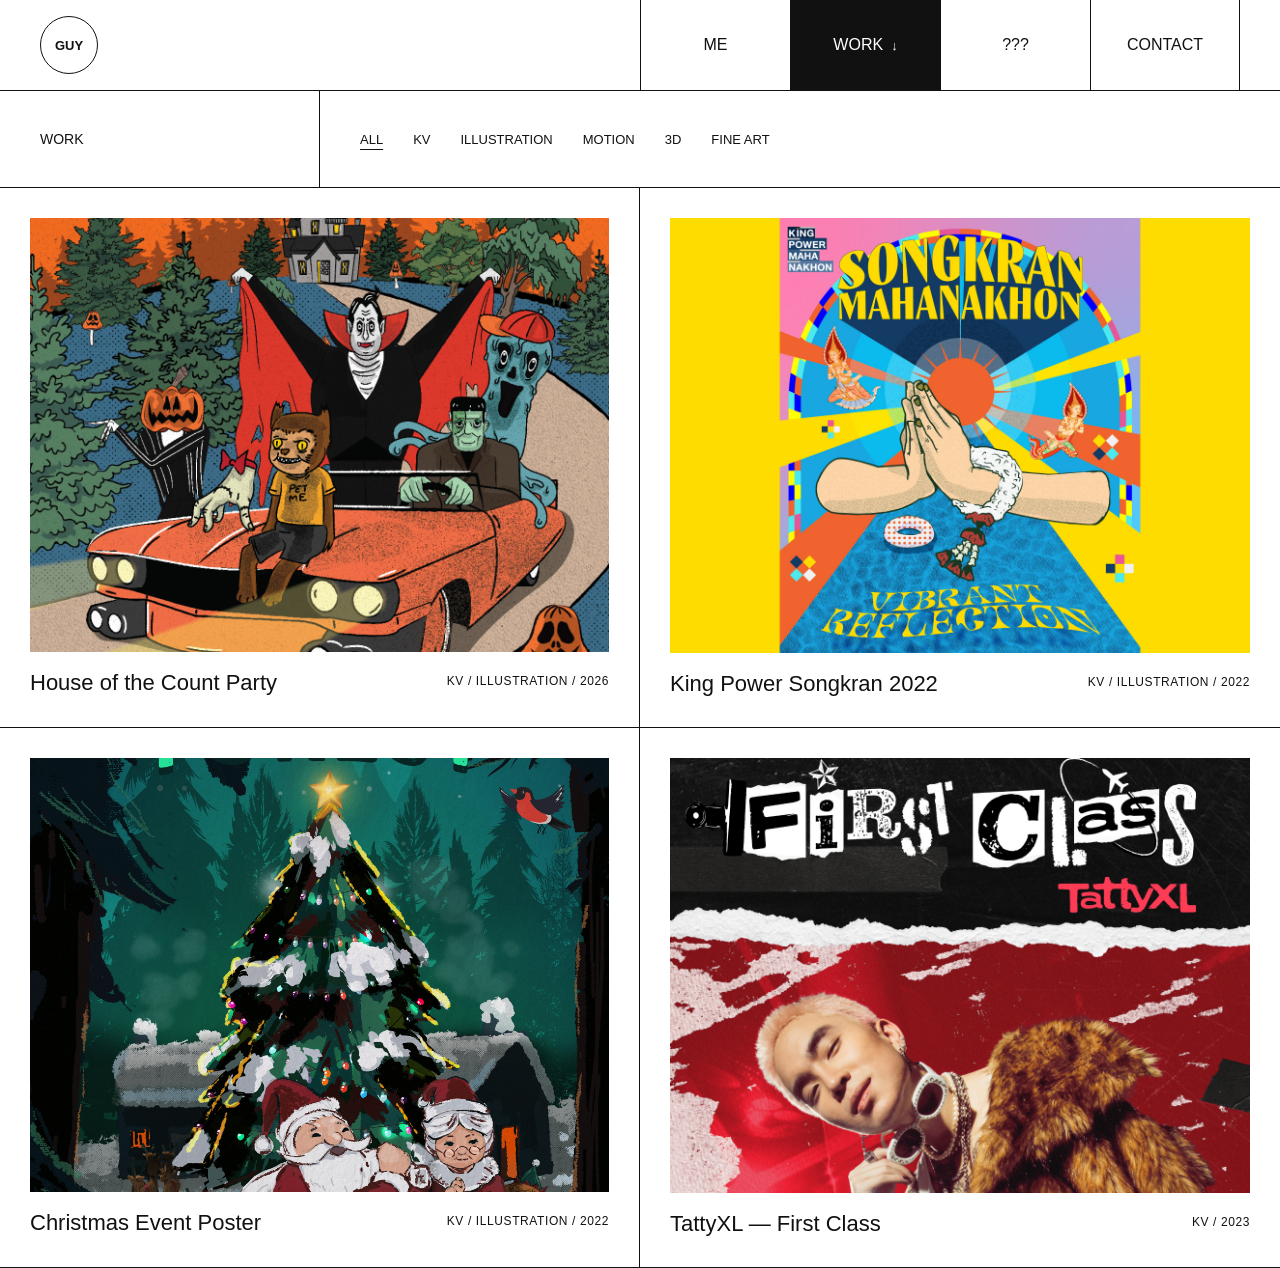
<file: work.html>
<!DOCTYPE html>
<html lang="en">

<head>

  <meta charset="UTF-8">

  <meta
    name="viewport"
    content="width=device-width, initial-scale=1.0"
  >


  <!-- =========================
       PAGE INFO
  ========================== -->

  <title>Selected Work — Guy</title>

  <meta
    name="description"
    content="Selected visual work by Guy across key visual, illustration, motion, 3D and fine art."
  >


  <!-- =========================
       FAVICON
  ========================== -->

  <link
    rel="icon"
    href="favicon-v2.svg?v=2"
    type="image/svg+xml"
  >


  <!-- =========================
       CANONICAL
  ========================== -->

  <link
    rel="canonical"
    href="https://guysettawoots-max.github.io/guyyeahh/work.html"
  >


  <!-- =========================
       OPEN GRAPH
  ========================== -->

  <meta
    property="og:type"
    content="website"
  >

  <meta
    property="og:site_name"
    content="Guy"
  >

  <meta
    property="og:title"
    content="Selected Work — Guy"
  >

  <meta
    property="og:description"
    content="Selected visual work across key visual, illustration, motion, 3D and fine art."
  >

  <meta
    property="og:url"
    content="https://guysettawoots-max.github.io/guyyeahh/work.html"
  >

  <meta
    property="og:image"
    content="https://guysettawoots-max.github.io/guyyeahh/images/project-01/thumbnail.jpg"
  >

  <meta
    property="og:image:alt"
    content="Selected work by Guy"
  >


  <!-- =========================
       X / TWITTER
  ========================== -->

  <meta
    name="twitter:card"
    content="summary_large_image"
  >

  <meta
    name="twitter:title"
    content="Selected Work — Guy"
  >

  <meta
    name="twitter:description"
    content="Selected visual work across key visual, illustration, motion, 3D and fine art."
  >

  <meta
    name="twitter:image"
    content="https://guysettawoots-max.github.io/guyyeahh/images/project-01/thumbnail.jpg"
  >


  <!-- =========================
       CSS
  ========================== -->

  <link
    rel="stylesheet"
    href="style.css"
  >

</head>


<body>


  <!-- =========================
       NAVIGATION
  ========================== -->

  <header class="site-header">

    <nav class="navigation">


      <!-- LOGO -->

      <a
        class="logo"
        href="index.html"
      >
        GUY
      </a>



      <!-- MENU -->

      <div class="menu">


        <!-- ME -->

        <a
          class="menu-item"
          href="me.html"
        >
          ME
        </a>



        <!-- WORK -->

        <div
          class="work-menu"
          data-work-menu
        >

          <button
            class="menu-item work-toggle active"
            type="button"
            data-work-toggle
            aria-expanded="false"
          >

            WORK

            <span class="work-arrow">
              ↓
            </span>

          </button>


          <div class="work-dropdown">

            <a
              href="work.html?filter=all"
              data-dropdown-filter="all"
            >
              ALL
            </a>

            <a
              href="work.html?filter=kv"
              data-dropdown-filter="kv"
            >
              KV
            </a>

            <a
              href="work.html?filter=illustration"
              data-dropdown-filter="illustration"
            >
              ILLUSTRATION
            </a>

            <a
              href="work.html?filter=motion"
              data-dropdown-filter="motion"
            >
              MOTION
            </a>

            <a
              href="work.html?filter=3d"
              data-dropdown-filter="3d"
            >
              3D
            </a>

            <a
              href="work.html?filter=fine-art"
              data-dropdown-filter="fine-art"
            >
              FINE ART
            </a>

          </div>

        </div>



        <!-- ??? -->

        <a
          class="menu-item"
          href="unknown.html"
        >
          ???
        </a>



        <!-- CONTACT -->

        <a
          class="menu-item"
          href="contact.html"
        >
          CONTACT
        </a>


      </div>


    </nav>

  </header>



  <!-- =========================
       WORK PAGE
  ========================== -->

  <main class="work-page">


    <!-- =========================
         TOP / FILTER
    ========================== -->

    <section class="work-top">


      <div class="work-title">

        <p>
          WORK
        </p>

      </div>



      <div class="work-categories">


        <button
          class="work-filter-button is-active"
          type="button"
          data-filter="all"
          aria-pressed="true"
        >
          ALL
        </button>


        <button
          class="work-filter-button"
          type="button"
          data-filter="kv"
          aria-pressed="false"
        >
          KV
        </button>


        <button
          class="work-filter-button"
          type="button"
          data-filter="illustration"
          aria-pressed="false"
        >
          ILLUSTRATION
        </button>


        <button
          class="work-filter-button"
          type="button"
          data-filter="motion"
          aria-pressed="false"
        >
          MOTION
        </button>


        <button
          class="work-filter-button"
          type="button"
          data-filter="3d"
          aria-pressed="false"
        >
          3D
        </button>


        <button
          class="work-filter-button"
          type="button"
          data-filter="fine-art"
          aria-pressed="false"
        >
          FINE ART
        </button>


      </div>


    </section>



    <!-- =========================
         PROJECT GRID
    ========================== -->

    <section class="work-grid">



      <!-- =====================
           PROJECT 01
      ====================== -->

      <a
        class="project-link"
        href="project-01.html"

        data-project-card
        data-categories="kv illustration"
      >

        <article class="project-card">


          <div class="project-image-wrapper">


            <img
              class="project-image"

              src="images/project-01/thumbnail.jpg"

              alt="House of the Count Party Halloween visual"

              loading="eager"

              fetchpriority="high"
            >


          </div>



          <div class="project-info">


            <h2>
              House of the Count Party
            </h2>


            <p>
              KV / ILLUSTRATION / 2026
            </p>


          </div>


        </article>

      </a>



      <!-- =====================
           PROJECT 02

           KING POWER
      ====================== -->

      <a
        class="project-link"
        href="project-02.html"

        data-project-card
        data-categories="kv illustration"
      >

        <article class="project-card">


          <div class="project-image-wrapper">


            <img
              class="project-image"

              src="images/project-02/thumbnail.jpg"

              alt="King Power Songkran 2022 key visual"

              loading="lazy"

              decoding="async"
            >


          </div>



          <div class="project-info">


            <h2>
              King Power Songkran 2022
            </h2>


            <p>
              KV / ILLUSTRATION / 2022
            </p>


          </div>


        </article>

      </a>



      <!-- =====================
           PROJECT 03

           CHRISTMAS EVENT POSTER
      ====================== -->

      <a
        class="project-link"
        href="project-03.html"

        data-project-card
        data-categories="kv illustration"
      >

        <article class="project-card">


          <div class="project-image-wrapper">


            <img
              class="project-image"

              src="images/project-03/thumbnail.jpg"

              alt="Christmas Event Poster project detail"

              loading="lazy"

              decoding="async"
            >


          </div>



          <div class="project-info">


            <h2>
              Christmas Event Poster
            </h2>


            <p>
              KV / ILLUSTRATION / 2022
            </p>


          </div>


        </article>

      </a>



      <!-- =====================
     PROJECT 04

     TATTYXL — FIRST CLASS
====================== -->

<a
  class="project-link"
  href="project-04.html"

  data-project-card
  data-categories="kv"
>

  <article class="project-card">

    <div class="project-image-wrapper">

      <img
        class="project-image"

        src="images/project-04/thumbnail.jpg"

        alt="TattyXL First Class single cover"

        loading="lazy"

        decoding="async"
      >

    </div>

    <div class="project-info">

      <h2>
        TattyXL — First Class
      </h2>

      <p>
        KV / 2023
      </p>

    </div>

  </article>

</a>



      <!-- =====================
           EMPTY MESSAGE
      ====================== -->

      <p
        class="work-empty"
        data-work-empty
        hidden
      >
        NO PROJECTS HERE YET.
      </p>


    </section>


  </main>



  <!-- =========================
       JAVASCRIPT
  ========================== -->

  <script src="script.js"></script>


</body>

</html>
</file>
<file: style.css>
/* ========================================
   BASIC
======================================== */

* {
  box-sizing: border-box;
}


html,
body {
  margin: 0;
  padding: 0;
}


body {
  overflow-x: hidden;

  background: #ffffff;
  color: #111111;

  font-family:
    Arial,
    Helvetica,
    sans-serif;
}


img {
  max-width: 100%;
}


[hidden] {
  display: none !important;
}


/* Screen-reader-only utility */
.sr-only {
  width: 1px;
  height: 1px;

  position: absolute;

  margin: -1px;
  padding: 0;

  overflow: hidden;

  clip: rect(0, 0, 0, 0);
  clip-path: inset(50%);

  white-space: nowrap;

  border: 0;
}



/* ========================================
   HEADER
======================================== */

.site-header {
  width: 100%;

  position: relative;
  z-index: 1000;

  border-bottom: 1px solid #111111;

  background: #ffffff;
}



/* ========================================
   NAVIGATION
======================================== */

.navigation {
  width: 100%;
  height: 90px;

  position: relative;

  display: flex;
  align-items: center;
  justify-content: space-between;

  padding: 0 40px;
}



/* ========================================
   LOGO
======================================== */

.logo {
  width: 58px;
  height: 58px;

  flex-shrink: 0;

  display: flex;
  align-items: center;
  justify-content: center;

  border: 1px solid #111111;
  border-radius: 50%;

  color: #111111;

  font-size: 13px;
  font-weight: bold;

  text-decoration: none;

  transition:
    background 0.2s ease,
    color 0.2s ease;
}


.logo:hover {
  background: #111111;
  color: #ffffff;
}



/* ========================================
   DESKTOP MENU
======================================== */

.menu {
  height: 100%;

  display: flex;
  align-items: center;
}


.menu-item {
  height: 100%;
  min-width: 150px;

  display: flex;
  align-items: center;
  justify-content: center;

  gap: 8px;

  margin: 0;
  padding: 0 20px;

  border: none;
  border-left: 1px solid #111111;

  background: #ffffff;
  color: #111111;

  font-family: inherit;
  font-size: 16px;

  text-decoration: none;

  cursor: pointer;

  transition:
    background 0.2s ease,
    color 0.2s ease;
}


.menu > .menu-item:last-child {
  border-right: 1px solid #111111;
}


.menu-item:hover,
.menu-item.active {
  background: #111111;
  color: #ffffff;
}



/* ========================================
   MOBILE MENU BUTTON
======================================== */

.mobile-menu-toggle {
  display: none;

  margin: 0;
  padding: 11px 14px;

  border: 1px solid #111111;

  background: #ffffff;
  color: #111111;

  font-family: inherit;
  font-size: 11px;
  letter-spacing: 0.05em;

  cursor: pointer;
}



/* ========================================
   ??? NAV
======================================== */

.chaos-nav {
  position: relative;

  overflow: hidden;

  isolation: isolate;
}


.chaos-nav-text {
  position: relative;
  z-index: 3;
}


.chaos-nav::before,
.chaos-nav::after {
  content: attr(data-text);

  position: absolute;
  inset: 0;

  display: flex;
  align-items: center;
  justify-content: center;

  opacity: 0;

  pointer-events: none;

  z-index: 4;
}


.chaos-nav:hover::before,
.chaos-nav.is-glitching::before {
  opacity: 0.46;

  color: #111111;

  clip-path: inset(0 0 52% 0);

  animation:
    nav-glitch-a
    0.16s
    steps(2, end)
    infinite;
}


.chaos-nav:hover::after,
.chaos-nav.is-glitching::after {
  opacity: 0.58;

  color: #777777;

  clip-path: inset(52% 0 0 0);

  animation:
    nav-glitch-b
    0.14s
    steps(2, end)
    infinite;
}


@keyframes nav-glitch-a {

  0% {
    transform: translate(-3px, -1px);
  }

  50% {
    transform: translate(4px, 1px);
  }

  100% {
    transform: translate(-1px, 0);
  }

}


@keyframes nav-glitch-b {

  0% {
    transform: translate(4px, 1px);
  }

  50% {
    transform: translate(-3px, -2px);
  }

  100% {
    transform: translate(2px, 1px);
  }

}



/* ========================================
   WORK MENU
======================================== */

.work-menu {
  position: relative;

  min-width: 150px;
  height: 100%;
}


.work-menu .menu-item {
  width: 100%;
}


.work-arrow {
  font-size: 13px;

  transition: transform 0.2s ease;
}


.work-menu.is-open .work-arrow {
  transform: rotate(180deg);
}



/* ========================================
   WORK DROPDOWN
======================================== */

.work-dropdown {
  width: 230px;

  position: absolute;

  top: calc(100% + 1px);
  left: 0;

  z-index: 1000;

  border: 1px solid #111111;
  border-top: none;

  background: #ffffff;

  opacity: 0;
  visibility: hidden;

  pointer-events: none;

  transform: translateY(-8px);

  transition:
    opacity 0.2s ease,
    transform 0.2s ease,
    visibility 0.2s;
}


.work-menu.is-open .work-dropdown {
  opacity: 1;
  visibility: visible;

  pointer-events: auto;

  transform: translateY(0);
}


.work-dropdown a {
  min-height: 50px;

  display: flex;
  align-items: center;

  padding: 0 18px;

  border-bottom: 1px solid #111111;

  color: #111111;

  font-size: 13px;

  text-decoration: none;
}


.work-dropdown a:last-child {
  border-bottom: none;
}


.work-dropdown a:hover {
  background: #111111;
  color: #ffffff;
}


.work-dropdown a.is-active {
  text-decoration: underline;

  text-underline-offset: 5px;
}



/* ========================================
   HOME
======================================== */

.home {
  width: 100%;

  min-height: calc(100vh - 90px);

  display: flex;
  align-items: center;
  justify-content: center;
}


.welcome {
  text-align: center;
}


.welcome h1 {
  margin: 0;

  font-size: 24px;
  font-weight: normal;
}



/* ========================================
   ME
======================================== */

.me-page {
  width: 100%;

  display: grid;

  grid-template-columns: 25% 75%;
}


.me-title {
  min-height: calc(100vh - 90px);

  padding: 40px;

  border-right: 1px solid #111111;
}


.me-title p {
  margin: 0;

  font-size: 14px;
}


.me-content {
  width: 100%;
}


.me-section {
  padding: 80px 60px;

  border-bottom: 1px solid #111111;
}


.small-label {
  margin: 0 0 40px 0;

  font-size: 12px;

  letter-spacing: 0.08em;
}


.me-section h1 {
  margin: 0 0 40px 0;

  font-size: clamp(
    70px,
    10vw,
    160px
  );

  font-weight: normal;

  line-height: 0.9;

  letter-spacing: -0.06em;
}


.big-text {
  max-width: 900px;

  margin: 0;

  font-size: clamp(
    28px,
    4vw,
    60px
  );

  line-height: 1.05;

  letter-spacing: -0.03em;
}


.normal-text {
  max-width: 700px;

  margin: 0;

  font-size: 24px;

  line-height: 1.4;
}


.simple-list {
  margin: 0;
  padding: 0;

  list-style: none;
}


.simple-list li {
  padding: 18px 0;

  border-bottom: 1px solid #cccccc;

  font-size: 28px;
}


.simple-list li:first-child {
  border-top: 1px solid #cccccc;
}


.tag-list {
  display: flex;

  flex-wrap: wrap;

  gap: 10px;
}


.tag-list span {
  padding: 10px 16px;

  border: 1px solid #111111;
  border-radius: 100px;

  font-size: 18px;
}



/* ========================================
   WORK
======================================== */

.work-page {
  width: 100%;
}


.work-top {
  width: 100%;

  display: grid;

  grid-template-columns: 25% 75%;

  border-bottom: 1px solid #111111;
}


.work-title {
  padding: 40px;

  border-right: 1px solid #111111;
}


.work-title p {
  margin: 0;

  font-size: 14px;
}



/* ========================================
   WORK FILTERS
======================================== */

.work-categories {
  min-height: 95px;

  padding: 30px 40px;

  display: flex;
  align-items: center;

  flex-wrap: wrap;

  gap: 30px;
}


.work-filter-button {
  margin: 0;
  padding: 0;

  border: none;

  background: transparent;
  color: #111111;

  font-family: inherit;
  font-size: 13px;

  cursor: pointer;
}


.work-filter-button:hover {
  opacity: 0.5;
}


.work-filter-button.is-active {
  text-decoration: underline;

  text-underline-offset: 5px;
}



/* ========================================
   WORK GRID
======================================== */

.work-grid {
  width: 100%;

  display: grid;

  grid-template-columns:
    repeat(2, 1fr);
}


.project-link {
  display: block;

  color: #111111;

  text-decoration: none;

  border-bottom: 1px solid #111111;
}


.project-link.is-grid-left {
  border-right: 1px solid #111111;
}


.project-card {
  width: 100%;

  padding: 30px;
}


.project-image-wrapper {
  width: 100%;

  overflow: hidden;

  background: #eeeeee;
}


.project-image {
  width: 100%;

  aspect-ratio: 4 / 3;

  display: block;

  object-fit: cover;

  transition: transform 0.4s ease;
}


.project-link[href]:hover .project-image {
  transform: scale(1.02);
}


.project-link[href]:hover .project-info h2 {
  text-decoration: underline;

  text-underline-offset: 5px;
}


.project-info {
  margin-top: 18px;

  display: flex;
  align-items: flex-start;
  justify-content: space-between;

  gap: 30px;
}


.project-info h2 {
  margin: 0;

  font-size: 22px;
  font-weight: normal;
}


.project-info p {
  margin: 4px 0 0 0;

  font-size: 12px;

  letter-spacing: 0.05em;
}


.work-empty {
  grid-column: 1 / -1;

  margin: 0;

  padding: 100px 40px;

  font-size: 13px;

  text-align: center;
}



/* ========================================
   PROJECT DETAIL
======================================== */

.project-page {
  width: 100%;
}


.project-header {
  width: 100%;

  display: grid;

  grid-template-columns: 25% 75%;

  border-bottom: 1px solid #111111;
}


.project-header-label {
  padding: 40px;

  border-right: 1px solid #111111;
}


.project-header-label p {
  margin: 0;

  font-size: 14px;
}


.project-header-main {
  padding: 50px 60px;
}


.project-header-main h1 {
  max-width: 1100px;

  margin: 0 0 80px 0;

  font-size: clamp(
    55px,
    8vw,
    130px
  );

  font-weight: normal;

  line-height: 0.9;

  letter-spacing: -0.055em;
}


.project-meta {
  display: grid;

  grid-template-columns:
    repeat(
      auto-fit,
      minmax(150px, 1fr)
    );

  gap: 30px;
}


.project-meta p {
  margin: 0;

  font-size: 15px;

  line-height: 1.4;
}


.project-meta-label {
  margin-bottom: 10px !important;

  font-size: 10px !important;

  letter-spacing: 0.08em;
}



/* ========================================
   PROJECT DESCRIPTION
======================================== */

.project-description {
  display: grid;

  grid-template-columns: 25% 75%;

  border-bottom: 1px solid #111111;
}


.project-description-label {
  padding: 40px;

  border-right: 1px solid #111111;
}


.project-description-label p {
  margin: 0;

  font-size: 12px;

  letter-spacing: 0.08em;
}


.project-description-text {
  max-width: 1100px;

  padding: 80px 60px;
}


.project-description-text p {
  max-width: 760px;

  margin: 0 0 30px 0;

  font-size: 20px;

  line-height: 1.5;
}


.project-description-text p:last-child {
  margin-bottom: 0;
}


.project-description-text .project-lead {
  max-width: 950px;

  margin-bottom: 60px;

  font-size: clamp(
    34px,
    4vw,
    64px
  );

  line-height: 1.05;

  letter-spacing: -0.035em;
}



/* ========================================
   PROJECT MEDIA
======================================== */

.project-media-section {
  width: 100%;

  padding: 50px 30px;

  border-bottom: 1px solid #111111;
}


figure {
  margin: 0;
}


figcaption {
  margin-top: 10px;

  font-size: 11px;

  line-height: 1.4;

  letter-spacing: 0.03em;

  color: #666666;
}


.media-wide {
  width: 100%;

  max-width: 1200px;

  margin: 0 auto;
}


.media-wide img {
  width: 100%;
  height: auto;

  display: block;
}


.media-two {
  width: 100%;

  max-width: 1200px;

  margin: 0 auto;

  display: grid;

  grid-template-columns:
    repeat(2, 1fr);

  gap: 30px;
}


.media-two img {
  width: 100%;
  height: auto;

  display: block;
}


.media-image-text {
  width: 100%;

  max-width: 1200px;

  margin: 0 auto;

  display: grid;

  grid-template-columns:
    1fr 1fr;

  gap: 60px;

  align-items: start;
}


.media-image-text img {
  width: 100%;
  height: auto;

  display: block;
}


.media-text {
  padding-top: 5px;
}


.media-text-label {
  margin: 0 0 50px 0;

  font-size: 10px !important;

  letter-spacing: 0.08em;
}


.media-text h2 {
  max-width: 520px;

  margin: 0 0 40px 0;

  font-size: clamp(
    30px,
    3vw,
    48px
  );

  line-height: 1.05;

  font-weight: normal;

  letter-spacing: -0.03em;
}


.media-text p {
  max-width: 520px;

  margin: 0 0 25px 0;

  font-size: 17px;

  line-height: 1.5;
}



/* ========================================
   PROJECT NAVIGATION
======================================== */

.project-navigation {
  min-height: 120px;

  display: grid;

  grid-template-columns:
    1fr 1fr 1fr;

  align-items: center;

  padding: 30px 40px;
}


.project-navigation > :nth-child(2) {
  text-align: center;
}


.project-navigation > :nth-child(3) {
  text-align: right;
}


.project-nav-link {
  color: #111111;

  font-size: 13px;

  text-decoration: none;
}


.project-nav-link:hover {
  text-decoration: underline;

  text-underline-offset: 5px;
}


.project-nav-disabled {
  color: #999999;

  font-size: 13px;
}



/* ========================================
   CONTACT
======================================== */

.contact-page {
  width: 100%;

  min-height: calc(100vh - 90px);

  display: grid;

  grid-template-columns: 25% 75%;
}


.contact-label {
  min-height: calc(100vh - 90px);

  padding: 40px;

  border-right: 1px solid #111111;
}


.contact-label p {
  margin: 0;

  font-size: 14px;
}


.contact-content {
  width: 100%;
}


.contact-intro {
  padding: 70px 60px 90px;

  border-bottom: 1px solid #111111;
}


.contact-small-label {
  margin: 0 0 60px 0;

  font-size: 10px;

  letter-spacing: 0.08em;
}


.contact-intro h1 {
  margin: 0 0 60px 0;

  font-size: clamp(
    90px,
    12vw,
    190px
  );

  font-weight: normal;

  line-height: 0.78;

  letter-spacing: -0.07em;
}


.contact-intro-text {
  max-width: 600px;

  margin: 0;

  font-size: clamp(
    24px,
    3vw,
    42px
  );

  line-height: 1.1;

  letter-spacing: -0.025em;
}


.contact-row {
  min-height: 130px;

  display: grid;

  grid-template-columns:
    180px 1fr;

  border-bottom: 1px solid #111111;
}


.contact-row-label {
  padding: 35px 30px;

  border-right: 1px solid #111111;

  font-size: 10px;

  letter-spacing: 0.08em;
}


.contact-row-content {
  min-width: 0;

  display: flex;
  align-items: center;
  justify-content: space-between;

  gap: 30px;

  padding: 30px 40px;
}


.contact-main-link {
  min-width: 0;

  color: #111111;

  font-size: clamp(
    25px,
    3vw,
    46px
  );

  line-height: 1;

  letter-spacing: -0.035em;

  text-decoration: none;

  overflow-wrap: anywhere;
}


.contact-main-link:hover {
  text-decoration: underline;

  text-underline-offset: 7px;
}


.copy-email-button {
  flex-shrink: 0;

  min-width: 85px;

  padding: 12px 14px;

  border: 1px solid #111111;

  background: #ffffff;
  color: #111111;

  font-family: inherit;

  font-size: 11px;

  cursor: pointer;
}


.copy-email-button:hover,
.copy-email-button.is-copied {
  background: #111111;
  color: #ffffff;
}


.contact-small-links {
  justify-content: flex-start;

  flex-wrap: wrap;

  gap: 20px 35px;
}


.contact-small-links a {
  color: #111111;

  font-size: 15px;

  text-decoration: none;
}


.contact-small-links a:hover {
  text-decoration: underline;

  text-underline-offset: 5px;
}


.contact-footnote {
  min-height: 180px;

  display: flex;
  align-items: flex-end;
  justify-content: space-between;

  gap: 40px;

  padding: 40px 60px;
}


.contact-footnote p {
  margin: 0;

  font-size: 12px;

  line-height: 1.4;
}



/* ========================================
   ??? PAGE
======================================== */

.chaos-page-body {
  overflow-x: hidden;
}


.chaos-page-body::before {
  content: "";

  position: fixed;

  inset: 0;

  z-index: 90;

  pointer-events: none;

  opacity: 0.08;

  background:
    repeating-linear-gradient(
      to bottom,
      rgba(0, 0, 0, 0.16) 0,
      rgba(0, 0, 0, 0.16) 1px,
      transparent 1px,
      transparent 4px
    );

  animation:
    chaos-scan
    8s
    linear
    infinite;
}


@keyframes chaos-scan {

  from {
    transform: translateY(0);
  }

  to {
    transform: translateY(20px);
  }

}


.chaos-intro {
  display: grid;

  grid-template-columns: 25% 75%;

  border-bottom: 1px solid #111111;
}


.chaos-intro-label {
  padding: 40px;

  border-right: 1px solid #111111;
}


.chaos-intro-label p {
  margin: 0;

  font-size: 14px;
}


.chaos-intro-main {
  position: relative;

  overflow: hidden;

  padding: 40px 60px 60px;
}


.chaos-title {
  width: max-content;

  position: relative;

  margin: 0 0 50px -10px;

  font-size: clamp(
    150px,
    22vw,
    360px
  );

  font-weight: normal;

  line-height: 0.72;

  letter-spacing: -0.12em;
}


.chaos-title::before,
.chaos-title::after {
  content: attr(data-text);

  position: absolute;

  inset: 0;

  pointer-events: none;
}


.chaos-title::before {
  color: #111111;
  opacity: 0.52;

  clip-path: inset(0 0 55% 0);

  animation:
    chaos-title-a
    0.45s
    steps(2, end)
    infinite;
}


.chaos-title::after {
  color: #777777;
  opacity: 0.62;

  clip-path: inset(55% 0 0 0);

  animation:
    chaos-title-b
    0.37s
    steps(2, end)
    infinite;
}


@keyframes chaos-title-a {

  0% {
    transform: translate(-6px, 0);
  }

  50% {
    transform: translate(5px, 2px);
  }

  100% {
    transform: translate(-3px, -1px);
  }

}


@keyframes chaos-title-b {

  0% {
    transform: translate(4px, 1px);
  }

  50% {
    transform: translate(-5px, -2px);
  }

  100% {
    transform: translate(6px, 0);
  }

}


.chaos-intro-bottom {
  display: flex;

  align-items: flex-end;
  justify-content: space-between;

  gap: 40px;
}


.chaos-intro-bottom p {
  margin: 0;

  font-size: 22px;

  line-height: 1.25;
}


.chaos-scramble {
  padding: 14px 18px;

  border: 1px solid #111111;

  background: #ffffff;
  color: #111111;

  font-family: inherit;

  font-size: 12px;

  cursor: pointer;
}


.chaos-scramble:hover {
  background: #111111;
  color: #ffffff;

  transform:
    rotate(-2deg)
    scale(1.04);
}


.chaos-scramble.is-scrambling {
  transform:
    rotate(4deg)
    scale(0.95);
}



/* ========================================
   CHAOS SPACE
======================================== */

.chaos-space {
  width: 100%;

  min-height: 1350px;

  position: relative;

  overflow: hidden;

  border-bottom: 1px solid #111111;

  background:
    linear-gradient(
      90deg,
      transparent 49.8%,
      rgba(0, 0, 0, 0.04) 50%,
      transparent 50.2%
    ),
    linear-gradient(
      transparent 49.8%,
      rgba(0, 0, 0, 0.04) 50%,
      transparent 50.2%
    );

  background-size: 80px 80px;
}


.chaos-card {
  position: absolute;

  background: #ffffff;

  border: 1px solid #111111;

  box-shadow:
    8px
    8px
    0
    rgba(0, 0, 0, 0.08);

  user-select: none;

  touch-action: none;

  cursor: grab;

  transition:
    box-shadow 0.15s ease,
    filter 0.15s ease;
}


.chaos-card:hover {
  box-shadow:
    9px 9px 0 #d7d7d7,
    -3px -3px 0 #111111;
}


.chaos-card.is-dragging {
  cursor: grabbing;

  box-shadow:
    12px
    12px
    0
    #bdbdbd;
}


.chaos-card img {
  width: 100%;

  display: block;

  pointer-events: none;
}


.chaos-card--large {
  width: min(36vw, 470px);
}


.chaos-card--medium {
  width: min(28vw, 360px);
}


.chaos-card--small {
  width: min(19vw, 250px);
}


.chaos-card--text {
  padding: 24px;
}


.chaos-card-caption {
  padding: 10px 12px;

  border-top: 1px solid #111111;

  font-size: 10px;

  letter-spacing: 0.08em;
}


.chaos-small-label {
  margin: 0 0 24px 0;

  font-size: 10px;

  letter-spacing: 0.08em;
}


.chaos-list {
  margin: 0;
  padding: 0;

  list-style: none;
}


.chaos-list li {
  padding: 10px 0;

  border-bottom:
    1px solid currentColor;

  font-size: 20px;
}


.chaos-note {
  margin: 0;

  font-size: 34px;

  line-height: 0.95;

  letter-spacing: -0.04em;
}


.chaos-big-note {
  margin: 0;

  font-size: clamp(
    30px,
    3vw,
    46px
  );

  line-height: 0.95;

  letter-spacing: -0.05em;
}


.chaos-stamp {
  margin: 0 0 30px 0;

  font-size: 74px;
  font-weight: bold;

  line-height: 0.8;

  letter-spacing: -0.08em;
}


.chaos-card--black {
  background: #111111;

  color: #ffffff;
}


.chaos-card--acid {
  background: #f5ff00;
}


.chaos-card--pink {
  background: #ff8bdc;
}



/* ========================================
   CHAOS IMAGE LIGHTBOX
======================================== */

[data-chaos-type="image"],
[data-chaos-type="sketch"],
[data-chaos-type="photo"] {
  cursor: zoom-in;
}

[data-chaos-type="image"].is-dragging,
[data-chaos-type="sketch"].is-dragging,
[data-chaos-type="photo"].is-dragging {
  cursor: grabbing;
}

body.chaos-lightbox-open {
  overflow: hidden;
}

.chaos-lightbox {
  position: fixed;
  inset: 0;
  z-index: 1000;

  display: none;
  place-items: center;

  padding: 28px;
}

.chaos-lightbox.is-open {
  display: grid;
}

.chaos-lightbox-backdrop {
  position: absolute;
  inset: 0;

  border: 0;
  padding: 0;

  background: rgba(0, 0, 0, 0.92);
  cursor: zoom-out;
}

.chaos-lightbox-content {
  width: min(92vw, 1600px);
  max-height: 92vh;

  position: relative;
  z-index: 1;

  display: flex;
  flex-direction: column;
  align-items: center;

  gap: 12px;

  pointer-events: none;
}

.chaos-lightbox-image {
  max-width: 100%;
  max-height: 84vh;

  display: block;

  object-fit: contain;

  border: 1px solid rgba(255, 255, 255, 0.55);
  box-shadow:
    10px 10px 0 rgba(255, 255, 255, 0.18),
    -4px -4px 0 rgba(255, 255, 255, 0.55);
}

.chaos-lightbox-caption {
  max-width: min(92vw, 900px);

  margin: 0;

  color: #ffffff;

  font-size: 11px;
  line-height: 1.4;
  letter-spacing: 0.08em;
  text-align: center;
}

.chaos-lightbox-close {
  position: fixed;
  top: 20px;
  right: 20px;
  z-index: 1002;

  padding: 12px 14px;

  border: 1px solid #ffffff;

  background: #111111;
  color: #ffffff;

  font-family: inherit;
  font-size: 11px;
  letter-spacing: 0.05em;

  cursor: pointer;
}

.chaos-lightbox-close:hover,
.chaos-lightbox-close:focus-visible {
  background: #ffffff;
  color: #111111;
}


/* ========================================
   CHAOS AUDIO
======================================== */

.chaos-wave {
  height: 70px;

  display: flex;
  align-items: center;

  gap: 5px;

  margin-bottom: 20px;
}


.chaos-wave span {
  width: 8px;

  background: currentColor;

  animation:
    chaos-wave
    0.7s
    ease-in-out
    infinite
    alternate;
}


.chaos-wave span:nth-child(1) { height: 20%; }
.chaos-wave span:nth-child(2) { height: 60%; }
.chaos-wave span:nth-child(3) { height: 100%; }
.chaos-wave span:nth-child(4) { height: 35%; }
.chaos-wave span:nth-child(5) { height: 75%; }
.chaos-wave span:nth-child(6) { height: 45%; }
.chaos-wave span:nth-child(7) { height: 90%; }
.chaos-wave span:nth-child(8) { height: 25%; }
.chaos-wave span:nth-child(9) { height: 65%; }
.chaos-wave span:nth-child(10) { height: 40%; }


@keyframes chaos-wave {

  from {
    transform: scaleY(0.45);
  }

  to {
    transform: scaleY(1);
  }

}



/* ========================================
   CHAOS SWATCH
======================================== */

.chaos-swatch-grid {
  display: grid;

  grid-template-columns:
    repeat(3, 1fr);

  aspect-ratio: 1 / 1;
}


.chaos-swatch-grid div:nth-child(1) {
  background: #111111;
}


.chaos-swatch-grid div:nth-child(2) {
  background: #444444;
}


.chaos-swatch-grid div:nth-child(3) {
  background: #777777;
}


.chaos-swatch-grid div:nth-child(4) {
  background: #e6e6e6;
}


.chaos-swatch-grid div:nth-child(5) {
  background: #dddddd;
}


.chaos-swatch-grid div:nth-child(6) {
  background: #ffffff;
}



/* ========================================
   MOBILE
======================================== */

@media (max-width: 760px) {


  /* ======================================
     MOBILE HEADER
  ====================================== */

  .site-header {
    position: sticky;

    top: 0;
  }


  .navigation {
    height: 72px;

    padding:
      0
      16px;

    flex-direction: row;

    align-items: center;
  }


  .logo {
    width: 46px;
    height: 46px;

    margin: 0;

    font-size: 11px;
  }


  .mobile-menu-toggle {
    display: block;
  }



  /* ======================================
     MOBILE MENU
  ====================================== */

  .menu {
    width: 100%;
    height: auto;

    position: absolute;

    top: 72px;
    left: 0;

    display: none;

    flex-direction: column;

    align-items: stretch;

    border-top:
      1px solid #111111;

    background: #ffffff;
  }


  .navigation.mobile-menu-open
  .menu {
    display: flex;
  }


  .menu-item {
    width: 100%;
    min-width: 0;
    height: 58px;

    justify-content: space-between;

    padding:
      0
      20px;

    border: none;

    border-bottom:
      1px solid #111111;

    font-size: 14px;
  }


  .menu > .menu-item:last-child {
    border-right: none;
  }



  /* ======================================
     MOBILE WORK DROPDOWN
  ====================================== */

  .work-menu {
    width: 100%;

    min-width: 0;
    height: auto;
  }


  .work-menu .menu-item {
    height: 58px;
  }


  .work-dropdown {
    width: 100%;

    position: static;

    border: none;

    max-height: 0;

    overflow: hidden;

    opacity: 1;
    visibility: visible;

    pointer-events: none;

    transform: none;

    transition:
      max-height 0.25s ease;
  }


  .work-menu.is-open
  .work-dropdown {
    max-height: 330px;

    pointer-events: auto;

    transform: none;
  }


  .work-dropdown a {
    min-height: 45px;

    padding:
      0
      34px;

    border-bottom:
      1px solid #dddddd;

    background: #f5f5f5;

    font-size: 12px;
  }



  /* ======================================
     HOME MOBILE
  ====================================== */

  .home {
    min-height:
      calc(
        100svh - 72px
      );

    padding:
      40px
      20px;
  }


  .welcome h1 {
    font-size: 20px;
  }



  /* ======================================
     ME MOBILE
  ====================================== */

  .me-page {
    display: block;
  }


  .me-title {
    min-height: auto;

    padding: 20px;

    border-right: none;

    border-bottom:
      1px solid #111111;
  }


  .me-section {
    padding:
      60px
      20px;
  }


  .me-section h1 {
    font-size:
      clamp(
        64px,
        21vw,
        100px
      );
  }


  .big-text {
    font-size:
      clamp(
        28px,
        8vw,
        38px
      );
  }


  .normal-text {
    font-size: 18px;
  }


  .simple-list li {
    padding:
      15px
      0;

    font-size: 20px;
  }


  .tag-list span {
    padding:
      8px
      12px;

    font-size: 15px;
  }



  /* ======================================
     WORK MOBILE
  ====================================== */

  .work-top {
    display: block;
  }


  .work-title {
    padding: 20px;

    border-right: none;

    border-bottom:
      1px solid #111111;
  }


  .work-categories {
    min-height: auto;

    padding:
      20px;

    flex-wrap: nowrap;

    gap: 24px;

    overflow-x: auto;

    white-space: nowrap;

    -webkit-overflow-scrolling: touch;

    scrollbar-width: none;
  }


  .work-categories::-webkit-scrollbar {
    display: none;
  }


  .work-grid {
    grid-template-columns: 1fr;
  }


  .project-link.is-grid-left {
    border-right: none;
  }


  .project-card {
    padding:
      16px
      16px
      22px;
  }


  .project-info {
    margin-top: 14px;

    gap: 15px;
  }


  .project-info h2 {
    font-size: 19px;
  }


  .project-info p {
    font-size: 10px;

    text-align: right;
  }



  /* ======================================
     PROJECT MOBILE
  ====================================== */

  .project-header {
    display: block;
  }


  .project-header-label {
    padding: 20px;

    border-right: none;

    border-bottom:
      1px solid #111111;
  }


  .project-header-main {
    padding:
      45px
      20px;
  }


  .project-header-main h1 {
    margin-bottom: 55px;

    font-size:
      clamp(
        52px,
        16vw,
        82px
      );

    line-height: 0.9;
  }


  .project-meta {
    grid-template-columns:
      1fr
      1fr;

    gap:
      28px
      20px;
  }


  .project-description {
    display: block;
  }


  .project-description-label {
    padding: 20px;

    border-right: none;

    border-bottom:
      1px solid #111111;
  }


  .project-description-text {
    padding:
      55px
      20px;
  }


  .project-description-text
  .project-lead {
    margin-bottom: 40px;

    font-size:
      clamp(
        30px,
        9vw,
        40px
      );
  }


  .project-description-text p {
    font-size: 17px;
  }


  .project-media-section {
    padding:
      24px
      16px;
  }


  .media-two {
    grid-template-columns: 1fr;

    gap: 28px;
  }


  .media-image-text {
    grid-template-columns: 1fr;

    gap: 45px;
  }


  .media-text-label {
    margin-bottom: 25px;
  }


  .media-text h2 {
    margin-bottom: 28px;

    font-size:
      clamp(
        28px,
        9vw,
        38px
      );
  }


  .media-text p {
    font-size: 16px;
  }



  /* ======================================
     PROJECT NAV MOBILE
  ====================================== */

  .project-navigation {
    min-height: auto;

    grid-template-columns:
      1fr
      1fr;

    gap:
      25px
      15px;

    padding:
      30px
      20px;
  }


  .project-navigation
  > :nth-child(1) {
    grid-column: 1;
    grid-row: 2;

    text-align: left;
  }


  .project-navigation
  > :nth-child(2) {
    grid-column:
      1 / -1;

    grid-row: 1;

    text-align: center;
  }


  .project-navigation
  > :nth-child(3) {
    grid-column: 2;
    grid-row: 2;

    text-align: right;
  }



  /* ======================================
     CONTACT MOBILE
  ====================================== */

  .contact-page {
    display: block;
  }


  .contact-label {
    min-height: auto;

    padding: 20px;

    border-right: none;

    border-bottom:
      1px solid #111111;
  }


  .contact-intro {
    padding:
      55px
      20px
      65px;
  }


  .contact-small-label {
    margin-bottom: 40px;
  }


  .contact-intro h1 {
    margin-bottom: 40px;

    font-size:
      clamp(
        80px,
        27vw,
        125px
      );
  }


  .contact-intro-text {
    font-size:
      clamp(
        25px,
        8vw,
        34px
      );
  }


  .contact-row {
    min-height: auto;

    display: block;
  }


  .contact-row-label {
    padding:
      16px
      20px;

    border-right: none;

    border-bottom:
      1px solid #111111;
  }


  .contact-row-content {
    flex-direction: column;

    align-items: flex-start;

    gap: 22px;

    padding:
      28px
      20px;
  }


  .contact-main-link {
    font-size:
      clamp(
        25px,
        8vw,
        34px
      );
  }


  .contact-small-links {
    flex-direction: row;

    gap:
      18px
      25px;
  }


  .contact-footnote {
    min-height: 140px;

    padding:
      30px
      20px;
  }



  /* ======================================
     ??? MOBILE
  ====================================== */

  .chaos-page-body::before {
    display: none;
  }


  .chaos-intro {
    display: block;
  }


  .chaos-intro-label {
    padding: 20px;

    border-right: none;

    border-bottom:
      1px solid #111111;
  }


  .chaos-intro-main {
    padding:
      40px
      20px
      50px;
  }


  .chaos-title {
    margin:
      0
      0
      45px
      -5px;

    font-size:
      clamp(
        115px,
        43vw,
        190px
      );
  }


  .chaos-intro-bottom {
    flex-direction: column;

    align-items: flex-start;

    gap: 30px;
  }


  .chaos-intro-bottom p {
    font-size: 19px;
  }


  .chaos-space {
    min-height: auto;

    display: flex;

    flex-direction: column;

    gap: 28px;

    padding:
      28px
      20px
      50px;

    overflow: visible;

    background-size:
      40px
      40px;
  }


  .chaos-card {
    width: 100% !important;

    position: relative !important;

    left: auto !important;
    top: auto !important;

    transform:
      rotate(
        var(
          --mobile-chaos-rotation,
          0deg
        )
      ) !important;

    box-shadow:
      5px
      5px
      0
      rgba(
        0,
        0,
        0,
        0.08
      );

    cursor: default;
  }


  .chaos-card--text {
    padding: 20px;
  }


  .chaos-lightbox {
    padding: 16px;
  }


  .chaos-lightbox-image {
    max-height: 78vh;

    box-shadow:
      6px 6px 0 rgba(255, 255, 255, 0.18),
      -3px -3px 0 rgba(255, 255, 255, 0.55);
  }


  .chaos-lightbox-close {
    top: 12px;
    right: 12px;
  }


  .chaos-note {
    font-size: 30px;
  }


  .chaos-stamp {
    font-size: 65px;
  }


}





/* ========================================
   ??? WEIRD INTERACTIONS
======================================== */

.chaos-action-card {
  overflow: hidden;
}

.chaos-action-output {
  min-height: 3.1em;
  margin: 0;
  font-size: 28px;
  line-height: 0.98;
  letter-spacing: -0.035em;
}

.chaos-action-controls {
  margin-top: 26px;
}

.chaos-action-button {
  width: 100%;
  min-height: 46px;
  padding: 11px 12px;
  border: 1px solid currentColor;
  background: transparent;
  color: inherit;
  font: inherit;
  font-size: 11px;
  letter-spacing: 0.08em;
  text-align: left;
  cursor: pointer;
}

.chaos-action-button:hover,
.chaos-action-button:focus-visible {
  background: #111111;
  color: #ffffff;
}

.chaos-action-button--inverse:hover,
.chaos-action-button--inverse:focus-visible {
  background: #ffffff;
  color: #111111;
}

.chaos-action-button:disabled {
  opacity: 0.65;
  cursor: wait;
}

.chaos-page-body.is-chaos-worse .chaos-page {
  filter: grayscale(1) contrast(1.62) brightness(0.9);
  animation: chaos-make-worse 0.085s steps(2, end) infinite;
}

.chaos-page-body.is-chaos-worse .chaos-card {
  box-shadow:
    8px 0 0 #111111,
    -7px 0 0 #777777,
    0 7px 0 #d8d8d8;
}

.chaos-page-body.is-chaos-worse .chaos-title {
  letter-spacing: -0.16em;
}

@keyframes chaos-make-worse {
  0% {
    transform: translate(0, 0) skewX(0deg);
  }

  20% {
    transform: translate(-3px, 0) skewX(0.45deg);
  }

  40% {
    transform: translate(4px, -1px) skewX(-0.6deg);
  }

  60% {
    transform: translate(-2px, 1px) skewX(0.3deg);
  }

  80% {
    transform: translate(3px, 0) skewX(-0.4deg);
  }

  100% {
    transform: translate(0, 0) skewX(0deg);
  }
}

@media (max-width: 760px) {
  .chaos-action-output {
    font-size: 25px;
  }
}


/* ========================================
   REDUCED MOTION
======================================== */

@media (prefers-reduced-motion: reduce) {

  *,
  *::before,
  *::after {
    scroll-behavior: auto !important;

    animation-duration:
      0.01ms !important;

    animation-iteration-count:
      1 !important;

    transition-duration:
      0.01ms !important;
  }

}


/* ========================================
   ??? V2 / CONTENT CARDS

   These classes support easy-to-add cards from
   chaos-card-template.html.
======================================== */

.chaos-card[data-chaos-type="photo"] img,
.chaos-card[data-chaos-type="sketch"] img {
  width: 100%;
  height: auto;
  object-fit: cover;
}


/* ========================================
   CHAOS AUDIO CARD
======================================== */

.chaos-audio-card {
  overflow: hidden;
}


.chaos-audio-card .chaos-wave {
  margin-top: 10px;
}


.chaos-audio-card .chaos-wave span {
  opacity: 0.35;
  animation-play-state: paused;
  transition: opacity 0.2s ease;
}


.chaos-audio-card.is-playing .chaos-wave span {
  opacity: 1;
  animation-play-state: running;
}


.chaos-audio-title {
  margin: 0 0 8px 0;

  font-size: clamp(
    25px,
    2.8vw,
    38px
  );

  line-height: 0.95;
  letter-spacing: -0.045em;
}


.chaos-audio-meta {
  margin: 0;

  font-size: 10px;
  line-height: 1.4;
  letter-spacing: 0.08em;
  text-transform: uppercase;
}


.chaos-audio-controls {
  display: flex;
  align-items: center;
  justify-content: space-between;

  gap: 16px;

  margin-top: 24px;
  padding-top: 14px;

  border-top: 1px solid currentColor;
}


.chaos-audio-button {
  min-width: 78px;

  padding: 10px 12px;

  border: 1px solid currentColor;

  background: transparent;
  color: inherit;

  font-family: inherit;
  font-size: 10px;
  letter-spacing: 0.08em;

  cursor: pointer;
}


.chaos-audio-button:hover,
.chaos-audio-button:focus-visible {
  background: currentColor;
  color: #ffffff;
  outline: none;
}


.chaos-card--black .chaos-audio-button:hover,
.chaos-card--black .chaos-audio-button:focus-visible {
  background: #ffffff;
  color: #111111;
}


.chaos-audio-time {
  font-size: 10px;
  letter-spacing: 0.06em;
  white-space: nowrap;
}


.chaos-audio-card.has-audio-error .chaos-audio-button {
  opacity: 0.55;
  cursor: not-allowed;
}


.chaos-audio-card audio {
  display: none;
}


/* ========================================
   CHAOS INTERACTIVE CONTENT
======================================== */

[data-chaos-no-drag] {
  touch-action: manipulation;
}


.chaos-inline-link {
  color: inherit;
  text-decoration-thickness: 1px;
  text-underline-offset: 4px;
}


.chaos-inline-link:hover {
  text-decoration-style: wavy;
}


@media (max-width: 760px) {

  .chaos-audio-controls {
    align-items: flex-start;
    flex-direction: column;
  }

}




/* ========================================
   ??? V5 / FAKE DESKTOP WINDOWS
======================================== */

.chaos-window-layer {
  position: fixed;
  inset: 0;
  z-index: 600;

  pointer-events: none;
}


.chaos-window {
  width: min(430px, calc(100vw - 40px));

  position: absolute;

  border: 1px solid #111111;

  background: #ffffff;
  color: #111111;

  box-shadow:
    10px 10px 0 rgba(0, 0, 0, 0.16),
    3px 3px 0 #b8b8b8,
    -2px -2px 0 #333333;

  pointer-events: auto;
}


.chaos-window[hidden] {
  display: none;
}


.chaos-window.is-window-dragging {
  box-shadow:
    12px 12px 0 #bdbdbd,
    4px 4px 0 #666666,
    -3px -3px 0 #111111;
}


.chaos-window-titlebar {
  min-height: 38px;

  display: flex;
  align-items: center;
  justify-content: space-between;

  gap: 14px;

  padding-left: 12px;

  border-bottom: 1px solid #111111;

  background: #111111;
  color: #ffffff;

  cursor: grab;
  user-select: none;
}


.chaos-window.is-window-dragging
.chaos-window-titlebar {
  cursor: grabbing;
}


.chaos-window-title {
  min-width: 0;

  overflow: hidden;

  font-size: 11px;
  letter-spacing: 0.08em;
  text-overflow: ellipsis;
  white-space: nowrap;
}


.chaos-window-close {
  width: 40px;
  min-height: 38px;

  flex-shrink: 0;

  border: 0;
  border-left: 1px solid #ffffff;

  background: #111111;
  color: #ffffff;

  font: inherit;
  font-size: 15px;

  cursor: pointer;
}


.chaos-window-close:hover,
.chaos-window-close:focus-visible {
  background: #ffffff;
  color: #111111;
  outline: none;
}


.chaos-window-content {
  max-height: calc(100vh - 86px);

  padding: 24px;

  overflow: auto;
}


.chaos-window-kicker {
  margin: 0 0 28px 0;

  font-size: 10px;
  letter-spacing: 0.08em;
}


.chaos-window-big-text {
  margin: 0;

  font-size: clamp(25px, 3vw, 38px);
  line-height: 1.02;
  letter-spacing: -0.045em;
}


.chaos-window-filemeta {
  display: flex;
  justify-content: space-between;
  flex-wrap: wrap;

  gap: 8px 20px;

  margin-top: 34px;
  padding-top: 12px;

  border-top: 1px solid #111111;

  font-size: 9px;
  line-height: 1.4;
  letter-spacing: 0.06em;
  text-transform: uppercase;
}


.chaos-window-content img {
  width: 100%;
  height: auto;

  display: block;

  margin: 0 0 18px 0;

  border: 1px solid #111111;
}


@media (max-width: 760px) {

  .chaos-window-layer {
    z-index: 700;
  }

  .chaos-window {
    width: calc(100vw - 28px);

    left: 14px !important;
    top: 88px !important;

    max-height: calc(100vh - 112px);

    overflow: auto;
  }

  .chaos-window-titlebar {
    cursor: default;
  }

  .chaos-window-content {
    padding: 20px;
  }

  .chaos-window-big-text {
    font-size: 28px;
  }

}
</file>
<file: home.css>
/* ========================================
   HOME PAGE / MONOCHROME DECORATION V1

   PALETTE:
   WHITE / BLACK / GRAY ONLY
======================================== */

.home-stage {
  width: 100%;

  min-height:
    calc(
      100vh - 90px
    );

  display: grid;

  grid-template-columns:
    25% 75%;

  position: relative;

  isolation: isolate;
}


/* ========================================
   VERY SUBTLE PAPER / SCREEN GRAIN

   Decorative only.
======================================== */

body::after {
  content: "";

  position: fixed;
  inset: 0;

  z-index: 9999;

  pointer-events: none;

  opacity: 0.035;

  background-image:
    repeating-radial-gradient(
      circle at 20% 30%,
      rgba(0, 0, 0, 0.22) 0,
      rgba(0, 0, 0, 0.22) 0.45px,
      transparent 0.6px,
      transparent 3px
    );

  background-size:
    5px 5px;

  mix-blend-mode: multiply;
}


/* ========================================
   HOME SIDEBAR
======================================== */

.home-sidebar {
  min-height:
    calc(
      100vh - 90px
    );

  display: flex;

  flex-direction: column;

  justify-content: space-between;

  padding: 40px;

  border-right:
    1px solid #111111;

  position: relative;

  overflow: hidden;
}


.home-sidebar-label {
  margin: 0;

  font-size: 14px;
}


.home-sidebar-label::after {
  content: " / 001";

  color: #999999;
}


.home-sidebar-note {
  margin: 0;

  max-width: 170px;

  font-size: 10px;

  line-height: 1.5;

  letter-spacing: 0.05em;
}


/* SMALL SYSTEM MARK — PURELY DECORATIVE */

.home-sidebar::before {
  content:
    "STATUS / ONLINE\A"
    "MODE / PERSONAL";

  position: absolute;

  top: 50%;
  left: 40px;

  transform:
    translateY(-50%);

  white-space: pre;

  color: #999999;

  font-size: 9px;
  line-height: 1.6;
  letter-spacing: 0.08em;
}


/* ========================================
   HOME MAIN
======================================== */

.home-main {
  min-width: 0;

  min-height:
    calc(
      100vh - 90px
    );

  display: flex;

  flex-direction: column;
}


/* ========================================
   HOME HERO
======================================== */

.home-hero {
  flex: 1;

  display: flex;

  flex-direction: column;

  justify-content: center;

  padding:
    60px
    60px
    80px;

  position: relative;
}


/* SHORT REGISTRATION MARK */

.home-hero::after {
  content: "";

  width: 38px;
  height: 1px;

  position: absolute;

  top: 40px;
  right: 60px;

  background: #999999;

  box-shadow:
    18px 4px 0 -0.25px #cccccc;
}


/* ========================================
   EYEBROW
======================================== */

.home-eyebrow {
  margin:
    0
    0
    55px
    0;

  font-size: 10px;

  letter-spacing: 0.08em;

  animation:
    home-enter
    0.6s
    ease
    both;

  position: relative;

  width: fit-content;
}


.home-eyebrow::before {
  content: "";

  width: 5px;
  height: 5px;

  display: inline-block;

  margin-right: 9px;

  background: #111111;

  vertical-align: 1px;

  animation:
    home-status-blink
    4.8s
    steps(1, end)
    infinite;
}


@keyframes home-status-blink {
  0%, 88%, 92%, 100% {
    opacity: 1;
  }

  89%, 91% {
    opacity: 0.18;
  }
}


/* ========================================
   BIG TITLE

   Monochrome signal split:
   almost always clean, briefly glitches.
======================================== */

.home-display {
  margin:
    0
    0
    65px
    -8px;

  font-size:
    clamp(
      100px,
      14vw,
      230px
    );

  font-weight: normal;

  line-height: 0.72;

  letter-spacing: -0.075em;

  animation:
    home-enter
    0.7s
    0.08s
    ease
    both;

  position: relative;

  width: fit-content;
}


.home-display::before,
.home-display::after {
  content: "i'm guy.";

  position: absolute;
  inset: 0;

  pointer-events: none;

  opacity: 0;
}


.home-display::before {
  color: #111111;

  clip-path:
    inset(
      21% 0 58% 0
    );

  animation:
    home-title-signal-a
    9.4s
    steps(1, end)
    infinite;
}


.home-display::after {
  color: #777777;

  clip-path:
    inset(
      63% 0 18% 0
    );

  animation:
    home-title-signal-b
    9.4s
    0.03s
    steps(1, end)
    infinite;
}


@keyframes home-title-signal-a {
  0%, 92%, 94%, 96%, 100% {
    opacity: 0;
    transform: translate(0, 0);
  }

  92.4% {
    opacity: 0.48;
    transform: translate(-4px, 0);
  }

  93% {
    opacity: 0.34;
    transform: translate(3px, 0);
  }

  95% {
    opacity: 0.28;
    transform: translate(-2px, 0);
  }
}


@keyframes home-title-signal-b {
  0%, 92.2%, 94.2%, 96.2%, 100% {
    opacity: 0;
    transform: translate(0, 0);
  }

  92.6% {
    opacity: 0.42;
    transform: translate(3px, 0);
  }

  93.4% {
    opacity: 0.30;
    transform: translate(-3px, 0);
  }

  95.3% {
    opacity: 0.22;
    transform: translate(2px, 0);
  }
}


/* ========================================
   STATEMENT
======================================== */

.home-statement {
  max-width: 850px;

  margin:
    0
    0
    70px
    0;

  font-size:
    clamp(
      28px,
      3.3vw,
      52px
    );

  line-height: 1.05;

  letter-spacing: -0.035em;

  animation:
    home-enter
    0.7s
    0.16s
    ease
    both;
}


/* ========================================
   CURRENTLY
======================================== */

.home-current {
  width: 100%;

  max-width: 780px;

  display: grid;

  grid-template-columns:
    140px 1fr;

  align-items: center;

  padding:
    15px
    0;

  border-top:
    1px solid #111111;

  border-bottom:
    1px solid #111111;

  animation:
    home-enter
    0.7s
    0.24s
    ease
    both;

  position: relative;
}


.home-current::after {
  content: "LIVE";

  position: absolute;

  right: 0;

  padding:
    2px 5px;

  border:
    1px solid #999999;

  color: #666666;

  background: #ffffff;

  font-size: 8px;
  letter-spacing: 0.08em;
}


.home-current-label {
  font-size: 10px;

  letter-spacing: 0.08em;
}


/* ========================================
   CURRENTLY WORD SWITCHER
======================================== */

.home-current-value {
  height: 1.2em;

  position: relative;

  overflow: hidden;

  padding-right: 50px;

  font-size: 17px;
}


.home-current-value span {
  position: absolute;

  top: 0;
  left: 0;

  opacity: 0;

  transform:
    translateY(100%);

  animation:
    home-word-cycle
    8s
    infinite;
}


.home-current-value span:nth-child(1) {
  animation-delay: 0s;
}


.home-current-value span:nth-child(2) {
  animation-delay: 2s;
}


.home-current-value span:nth-child(3) {
  animation-delay: 4s;
}


.home-current-value span:nth-child(4) {
  animation-delay: 6s;
}


@keyframes home-word-cycle {

  0% {
    opacity: 0;

    transform:
      translateY(100%);
  }


  5% {
    opacity: 1;

    transform:
      translateY(0);
  }


  20% {
    opacity: 1;

    transform:
      translateY(0);
  }


  25% {
    opacity: 0;

    transform:
      translateY(-100%);
  }


  100% {
    opacity: 0;

    transform:
      translateY(-100%);
  }

}


/* ========================================
   HOME LINKS
======================================== */

.home-links {
  width: 100%;

  display: grid;

  grid-template-columns:
    repeat(3, 1fr);

  border-top:
    1px solid #111111;
}


.home-link {
  min-height: 90px;

  display: flex;

  align-items: center;

  justify-content: space-between;

  gap: 20px;

  padding:
    22px
    25px;

  border-right:
    1px solid #111111;

  color: #111111;

  font-size: 12px;

  letter-spacing: 0.03em;

  text-decoration: none;

  position: relative;

  overflow: hidden;

  transition:
    background 0.18s ease,
    color 0.18s ease,
    padding 0.18s ease;
}


.home-link:last-child {
  border-right: none;
}


.home-link:hover,
.home-link:focus-visible {
  padding-left: 32px;

  background: #111111;

  color: #ffffff;
}


.home-link-arrow {
  font-size: 17px;

  transition:
    transform 0.18s ease;
}


.home-link:hover .home-link-arrow,
.home-link:focus-visible .home-link-arrow {
  transform:
    translateX(7px);
}


/* ENTER ??? gets a short monochrome signal tear on hover */

.home-link:last-child:hover > span:first-child,
.home-link:last-child:focus-visible > span:first-child {
  animation:
    home-link-signal
    0.32s
    steps(2, end)
    1;
}


@keyframes home-link-signal {
  0%, 100% {
    text-shadow: none;
    transform: translateX(0);
  }

  25% {
    text-shadow:
      3px 0 0 #777777,
      -2px 0 0 #ffffff;

    transform:
      translateX(-1px);
  }

  50% {
    text-shadow:
      -3px 0 0 #999999,
      2px 0 0 #ffffff;

    transform:
      translateX(1px);
  }

  75% {
    text-shadow:
      1px 0 0 #666666;

    transform:
      translateX(0);
  }
}


/* ========================================
   PAGE ENTRY
======================================== */

@keyframes home-enter {

  from {
    opacity: 0;

    transform:
      translateY(18px);
  }


  to {
    opacity: 1;

    transform:
      translateY(0);
  }

}


/* ========================================
   TABLET
======================================== */

@media (
  min-width: 761px
)
and (
  max-width: 1050px
) {

  .home-display {
    font-size:
      clamp(
        90px,
        15vw,
        160px
      );
  }


  .home-statement {
    font-size:
      clamp(
        28px,
        4vw,
        42px
      );
  }

}


/* ========================================
   MOBILE
======================================== */

@media (max-width: 760px) {


  body::after {
    opacity: 0.025;
  }


  .home-stage {
    min-height:
      calc(
        100svh - 72px
      );

    display: block;
  }


  /* SIDEBAR BECOMES LABEL */

  .home-sidebar {
    min-height: auto;

    display: block;

    padding: 20px;

    border-right: none;

    border-bottom:
      1px solid #111111;
  }


  .home-sidebar::before,
  .home-sidebar-note {
    display: none;
  }


  /* MAIN */

  .home-main {
    min-height:
      calc(
        100svh - 125px
      );
  }


  /* HERO */

  .home-hero {
    min-height:
      calc(
        100svh - 200px
      );

    justify-content: center;

    padding:
      50px
      20px
      65px;
  }


  .home-hero::after {
    top: 26px;
    right: 20px;

    width: 24px;
  }


  /* EYEBROW */

  .home-eyebrow {
    margin-bottom: 42px;
  }


  /* TITLE */

  .home-display {
    margin:
      0
      0
      50px
      -4px;

    font-size:
      clamp(
        85px,
        29vw,
        135px
      );

    line-height: 0.78;
  }


  /* STATEMENT */

  .home-statement {
    margin-bottom: 55px;

    font-size:
      clamp(
        28px,
        8.5vw,
        38px
      );
  }


  /* CURRENTLY */

  .home-current {
    grid-template-columns:
      105px 1fr;

    padding:
      13px
      0;
  }


  .home-current-value {
    padding-right: 42px;

    font-size: 15px;
  }


  .home-current::after {
    font-size: 7px;
  }


  /* LINKS */

  .home-links {
    grid-template-columns: 1fr;
  }


  .home-link {
    min-height: 65px;

    padding:
      18px
      20px;

    border-right: none;

    border-bottom:
      1px solid #111111;
  }


  .home-link:last-child {
    border-bottom: none;
  }


  .home-link:hover,
  .home-link:focus-visible {
    padding-left: 20px;
  }

}


/* ========================================
   REDUCED MOTION
======================================== */

@media (
  prefers-reduced-motion: reduce
) {

  .home-current-value span {
    animation: none;

    opacity: 0;

    transform: none;
  }


  .home-current-value span:first-child {
    opacity: 1;
  }


  .home-eyebrow,
  .home-eyebrow::before,
  .home-display,
  .home-display::before,
  .home-display::after,
  .home-statement,
  .home-current,
  .home-link:last-child:hover > span:first-child,
  .home-link:last-child:focus-visible > span:first-child {
    animation: none;
  }

}
</file>
